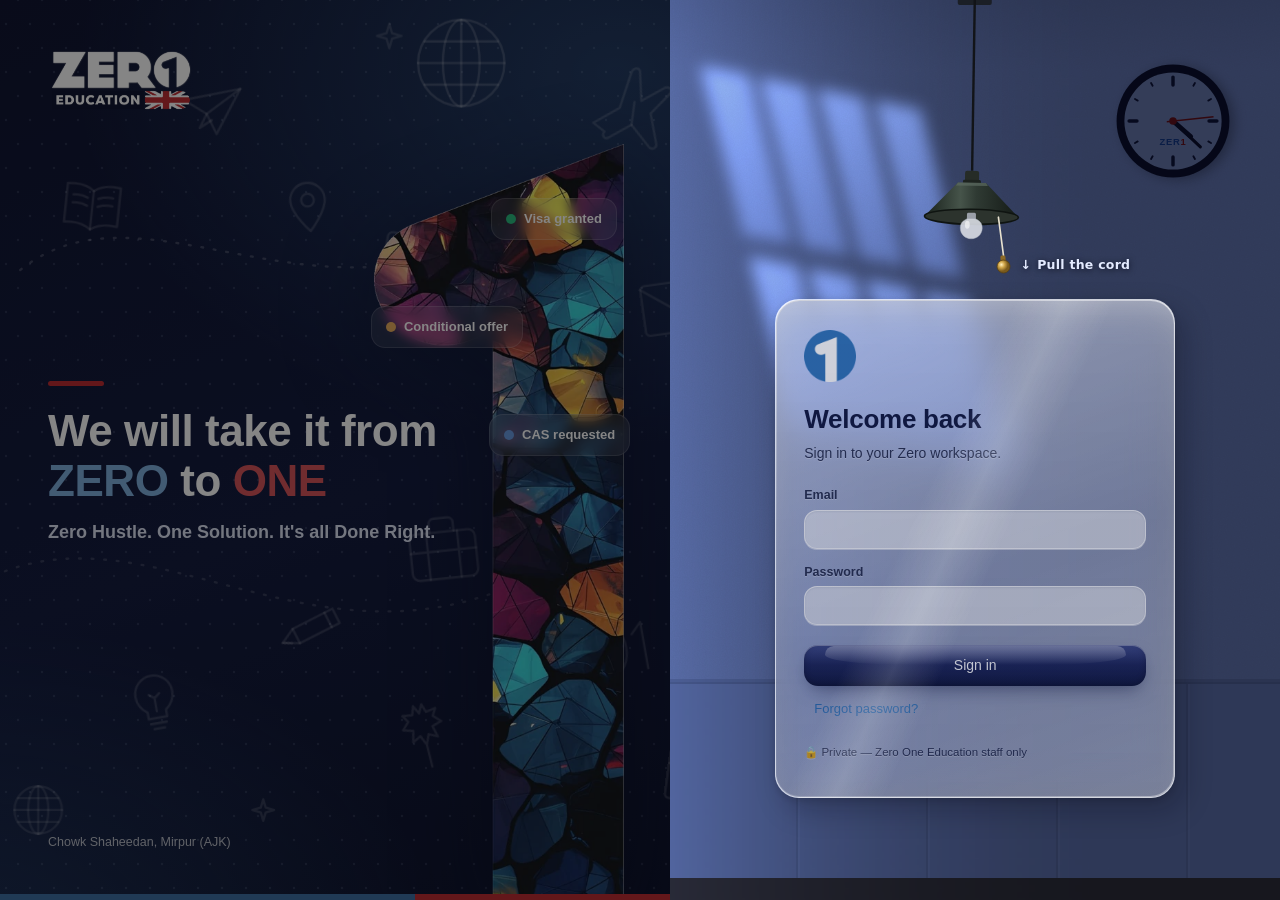
<file: index.html>
<!doctype html>
<html lang="en">
<head>
  <meta charset="UTF-8" />
  <!-- browser safety policy: only our own code runs, and it only talks to our database -->
  <meta http-equiv="Content-Security-Policy" content="default-src 'self'; script-src 'self' 'wasm-unsafe-eval'; style-src 'self' 'unsafe-inline' https://fonts.googleapis.com; font-src 'self' https://fonts.gstatic.com data:; img-src 'self' data: blob: https://zerooneloop.github.io; media-src 'self' data: blob:; connect-src 'self' https://api.open-meteo.com https://open.er-api.com https://czxaxqzrxxwzuljkqero.supabase.co wss://czxaxqzrxxwzuljkqero.supabase.co https://api.anthropic.com data: blob:; worker-src 'self' blob:; frame-src 'self' blob:; object-src 'none'; base-uri 'self'; form-action 'self'" />
  <meta name="referrer" content="strict-origin-when-cross-origin" />
  <meta name="viewport" content="width=device-width, initial-scale=1.0" />
  <meta name="theme-color" content="#0e153d" />
  <meta name="robots" content="noindex, nofollow" />
  <script src="theme-boot.js"></script>
  <title>Zero — Zero One Education CRM</title>
  <link rel="preconnect" href="https://fonts.googleapis.com" />
  <link rel="preconnect" href="https://fonts.gstatic.com" crossorigin />
  <link href="https://fonts.googleapis.com/css2?family=Figtree:wght@400;500;600;700;800&family=Poppins:wght@500;600;700&display=swap" rel="stylesheet" />
  <link rel="icon" type="image/png" sizes="64x64" href="favicon.png" />
  <link rel="icon" type="image/png" sizes="32x32" href="favicon-32.png" />
  <link rel="apple-touch-icon" href="apple-touch-icon.png" />
  <link rel="manifest" href="manifest.webmanifest" />
  <meta name="apple-mobile-web-app-capable" content="yes" />
  <meta name="apple-mobile-web-app-title" content="Zero" />
  <script type="module" crossorigin src="./assets/main-Cwk-1qLr.js"></script>
  <link rel="modulepreload" crossorigin href="./assets/preload-helper-B29wR2um.js">
  <link rel="stylesheet" crossorigin href="./assets/preload-helper-Dmg2oVCT.css">
  <link rel="stylesheet" crossorigin href="./assets/main-B-9kBQcy.css">
</head>
<body>
  <div id="root"></div>
</body>
</html>
</file>
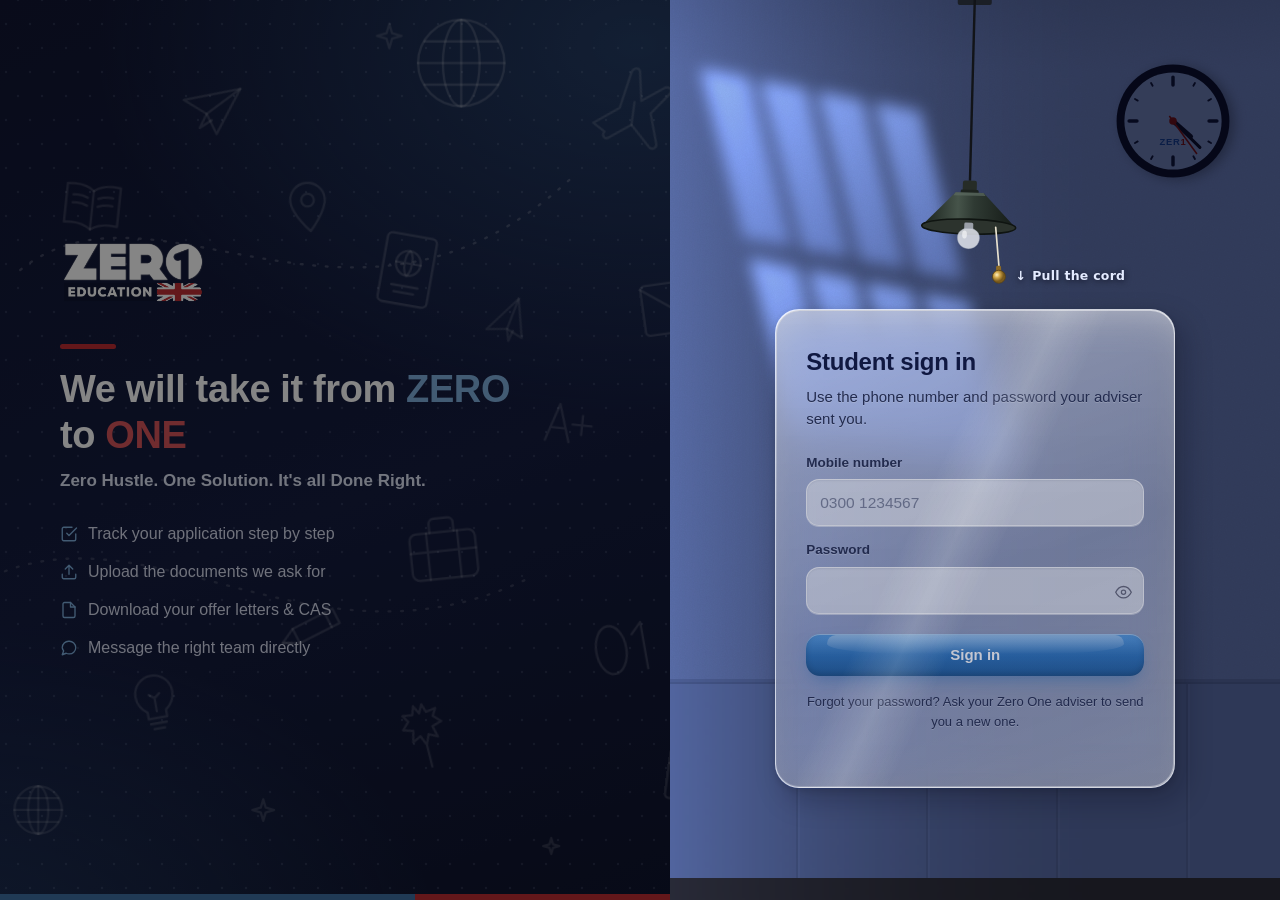
<file: portal.html>
<!doctype html>
<html lang="en">
<head>
  <meta charset="UTF-8" />
  <!-- browser safety policy: only our own code runs, and it only talks to our database -->
  <meta http-equiv="Content-Security-Policy" content="default-src 'self'; script-src 'self' 'wasm-unsafe-eval'; style-src 'self' 'unsafe-inline' https://fonts.googleapis.com; font-src 'self' https://fonts.gstatic.com data:; img-src 'self' data: blob: https://zerooneloop.github.io; media-src 'self' data: blob:; connect-src 'self' https://czxaxqzrxxwzuljkqero.supabase.co wss://czxaxqzrxxwzuljkqero.supabase.co https://api.anthropic.com data: blob:; worker-src 'self' blob:; frame-src 'self' blob:; object-src 'none'; base-uri 'self'; form-action 'self'" />
  <meta name="referrer" content="strict-origin-when-cross-origin" />
  <meta name="viewport" content="width=device-width, initial-scale=1.0, viewport-fit=cover" />
  <meta name="robots" content="noindex, nofollow" />
  <meta name="theme-color" content="#0e153d" />
  <title>Student Portal — Zero One Education</title>
  <link rel="preconnect" href="https://fonts.googleapis.com" />
  <link rel="preconnect" href="https://fonts.gstatic.com" crossorigin />
  <link href="https://fonts.googleapis.com/css2?family=Figtree:wght@400;500;600;700;800&family=Poppins:wght@500;600;700&display=swap" rel="stylesheet" />
  <link rel="icon" type="image/png" sizes="64x64" href="favicon.png" />
  <link rel="icon" type="image/png" sizes="32x32" href="favicon-32.png" />
  <link rel="apple-touch-icon" href="apple-touch-icon.png" />
  <script type="module" crossorigin src="./assets/portal-C0mquKgo.js"></script>
  <link rel="modulepreload" crossorigin href="./assets/preload-helper-B29wR2um.js">
  <link rel="stylesheet" crossorigin href="./assets/preload-helper-Dmg2oVCT.css">
  <link rel="stylesheet" crossorigin href="./assets/portal-DwP-zCU_.css">
</head>
<body>
  <div id="root"></div>
</body>
</html>
</file>
<file: assets/preload-helper-Dmg2oVCT.css>
.fc{display:inline-flex;align-items:flex-start;gap:.16em;font-variant-numeric:tabular-nums;font-family:Poppins,Inter,system-ui,sans-serif;line-height:1}.fc-u{display:inline-flex;flex-direction:column;align-items:center;gap:.28em}.fc-ds{display:inline-flex;gap:.07em}.fc-d{position:relative;display:inline-block;width:.8em;height:1.2em;perspective:4em;font-weight:800;color:#fff}.fc-h{position:absolute;left:0;right:0;height:50%;overflow:hidden;backface-visibility:hidden}.fc-h.top{top:0;border-radius:.13em .13em 0 0;background:#1d2c5c}.fc-h.bot{bottom:0;border-radius:0 0 .13em .13em;background:#17244d}.fc-h>span{position:absolute;left:0;right:0;height:200%;display:flex;align-items:center;justify-content:center}.fc-h.top>span{top:0}.fc-h.bot>span{bottom:0}.fc-d:after{content:"";position:absolute;left:0;right:0;top:calc(50% - .5px);height:1px;background:#00000080;z-index:4}.fc-d:before{content:"";position:absolute;top:0;right:0;bottom:0;left:0;border-radius:.13em;box-shadow:0 .06em .14em #00000059}.fc-h.top.flap{transform-origin:50% 100%;animation:fcTop .3s ease-in forwards;z-index:3}.fc-h.bot.flap{transform-origin:50% 0;transform:rotateX(90deg);animation:fcBot .3s ease-out .3s forwards;z-index:3}@keyframes fcTop{to{transform:rotateX(-90deg)}}@keyframes fcBot{to{transform:rotateX(0)}}.fc-l{font-size:.2em;letter-spacing:.14em;text-transform:uppercase;opacity:.78;font-weight:700}.fc-sep{font-weight:800;height:1.2em;display:inline-flex;align-items:center;opacity:.55}.fc-lg{font-size:clamp(34px,9vw,66px)}.fc-sm{font-size:15px;gap:2px}.fc-sm .fc-l{display:none}.fc-sm .fc-d{width:.78em;height:1.32em}.fc-sm .fc-sep{height:1.32em;color:inherit}.fc-sm .fc-ds{gap:1px}.fc-sm .fc-u:first-child .fc-ds:after{content:"d";font-size:.9em;margin:0 1px 0 2px;align-self:center;opacity:.8}.fc-sm.amber .fc-h.top{background:#c67c00}.fc-sm.amber .fc-h.bot{background:#b06e00}.fc-sm.red .fc-h.top{background:#cf3b2e}.fc-sm.red .fc-h.bot{background:#b83226}.fc-mini{display:inline-flex;align-items:center;gap:6px;font-size:12px;font-weight:600;color:var(--text-2, #4a5272);white-space:nowrap}.fc-mini.today{color:#0f7a4a}@media (prefers-reduced-motion: reduce){.fc-h.flap{animation:none!important;display:none}}
</file>
<file: assets/main-B-9kBQcy.css>
.zs{position:relative;overflow:hidden;isolation:isolate;border-radius:var(--radius-lg);padding:22px 26px 60px;min-height:172px;margin-bottom:18px;color:#fff;--m1: #8fc0e2;--m2: #6aa5d0;--m3: #4c8db8;--lk1: #7cbbe3;--lk2: #4f93c4;--sun: #fff6e2;--sun-x: 0px;--sun-y: 0px;--cl: rgba(255,255,255,.55);--halo-c: #ffe9b8;--gate: #efe4cc;--gate-sh: #c8b28a;--plat: #e6dccb;--rail: #4a5a50;--isl1: #6fae74;--isl2: #5b9f66;--isl3: #3e7d52;--isl-rim: #a3d79c;--tc1: #2f7a55;--tc2: #4f9d6a;--tk: #3c5a46;--sl1: #ffd66b;--sl2: #f6a823;--sl-one: #fff;background:linear-gradient(180deg,#2b74bd,#4b98d3 55%,#8cc6ea)}.zs[data-tod=morning]{--m1: #d0b3cf;--m2: #b391bd;--m3: #8a78ad;--lk1: #e9c0bd;--lk2: #b996b8;--sun: #ffe6c8;--sun-x: -40px;--sun-y: 34px;--cl: rgba(255,240,240,.5);--gate: #f2ddd0;--gate-sh: #c6a2a0;--plat: #ecdcd2;--isl1: #8fb28c;--isl2: #78a37a;--isl3: #557d5f;--isl-rim: #d3e6b6;--tc1: #4c7a62;--tc2: #7fa883;--tk: #4b5f55;--sl1: #ffcf9e;--sl2: #f39a6b;background:linear-gradient(180deg,#5874c0,#b394c0 58%,#f1c6a6)}.zs[data-tod=evening]{--m1: #d07f86;--m2: #a75d80;--m3: #7a4672;--lk1: #ee9a70;--lk2: #9b5679;--sun: #ffcf8f;--sun-x: 60px;--sun-y: 30px;--cl: rgba(255,214,190,.45);--halo-c: #ffb877;--gate: #f4c9a0;--gate-sh: #b97f6c;--plat: #eec6a6;--rail: #3d3346;--isl1: #9c8a5a;--isl2: #85744c;--isl3: #5a5040;--isl-rim: #ecc27c;--tc1: #4a4636;--tc2: #7d6e4a;--tk: #3e382e;--sl1: #ffb66b;--sl2: #ea6e35;background:linear-gradient(180deg,#38418f,#9a5a92 52%,#f19160)}@media screen{:root.dark .zs{--m1: #1d3263;--m2: #182a56;--m3: #13234a;--lk1: #172a58;--lk2: #0d1a3c;--sun: #dfe6fb;--sun-x: 0px;--sun-y: 0px;--halo-c: #c9d6f7;--gate: #263a68;--gate-sh: #3b5590;--plat: #22365f;--rail: #08122a;--isl1: #183650;--isl2: #132b42;--isl3: #0b1c30;--isl-rim: #36677f;--tc1: #0b1834;--tc2: #1c3566;--tk: #070f24;background:linear-gradient(180deg,#0b1636,#142650 60%,#1d3466);box-shadow:inset 0 0 0 1px #ffffff12}}.zs>h1,.zs>p{position:relative;z-index:3;text-shadow:0 1px 2px rgba(0,40,90,.25)}.zs>h1{color:#fff;font-size:24px;max-width:62%}.zs>p{margin:6px 0 0;opacity:.92;max-width:58%}.zs-art,.zs-stars,.zs .fireflies,.zs .occ,.zs-dim,.zs-rain,.zs-flash,.zs-magic{position:absolute;pointer-events:none}.zs-art{left:0;right:0;bottom:0;height:172px;z-index:1}.zs-art{overflow:hidden}.zs-art svg{position:absolute;right:0;bottom:0;display:block;height:100%;width:auto;aspect-ratio:1000 / 170;overflow:visible}.zs-stars,.zs-dim,.zs-rain,.zs-flash,.zs-magic{top:0;right:0;bottom:0;left:0}.zs-stars{display:none;z-index:0}.zs-magic{z-index:4;overflow:hidden}@media (max-width: 700px){.zs{padding-bottom:104px}.zs>h1,.zs>p{max-width:none}.zs-art{height:112px}}.zs .m1{fill:var(--m1)}.zs .m2{fill:var(--m2)}.zs .m3{fill:var(--m3)}.zs .m1,.zs .m2,.zs .m3,.zs .isl-back,.zs .ztk,.zs .tk,.zs .tc1,.zs .tc2,.zs .g-stone,.zs .g-shade,.zs .plat,.zs .sl-one{transition:fill 1.1s ease}.zs stop{transition:stop-color 1.1s ease}.zs .refl{opacity:.28}.zs .sun-g{transform:translate(var(--sun-x),var(--sun-y));transition:transform 1.2s ease}.zs .sunref{transform:translate(var(--sun-x));transition:transform 1.2s ease}.zs .sunref rect{fill:var(--sun);opacity:.45;animation:zs-glint 4s ease-in-out infinite alternate;animation-delay:var(--dl)}@keyframes zs-glint{50%{opacity:.15}}.zs .shim{fill:#fff;opacity:.18;animation:zs-shim var(--d) ease-in-out infinite alternate;animation-delay:var(--dl)}@keyframes zs-shim{0%{transform:translate(-10px);opacity:.05}to{transform:translate(12px);opacity:.22}}.zs .sunlogo{transition:opacity .9s ease;filter:drop-shadow(0 0 10px rgba(255,200,110,.6))}.zs .sunlogo .sl-one{fill:var(--sl-one);opacity:.95}.zs .moonlogo{opacity:0;transition:opacity .9s ease}.zs .mcloud path{fill:var(--cl)}.zs .c1{animation:zs-drift 140s linear infinite;animation-delay:-30s}.zs .c2{animation:zs-drift2 190s linear infinite;animation-delay:-120s}@keyframes zs-drift{0%{transform:translate(560px,36px)}to{transform:translate(1040px,36px)}}@keyframes zs-drift2{0%{transform:translate(600px,26px)}to{transform:translate(1040px,22px)}}.zs .isl-back{fill:var(--isl1)}.zs .isl-rim,.zs .isl-rim2{fill:none;stroke:var(--isl-rim);stroke-width:1.6;opacity:.8}.zs .isl-rim2{opacity:.55}.zs .gshadow{fill:#0a1e1e29}.zs .plat{fill:var(--plat)}.zs .rail{fill:none;stroke:var(--rail);stroke-width:1;opacity:.6}.zs .g-stone{fill:var(--gate)}.zs .g-shade{fill:var(--gate-sh)}.zs .g-frame{fill:none;stroke:var(--gate);stroke-width:3;stroke-linejoin:round}.zs .g-frame.thin{stroke-width:1.4}.zs .flame{transform-origin:0 -23px;animation:zs-flick 1.6s ease-in-out infinite alternate;filter:drop-shadow(0 0 3px rgba(255,170,60,.7))}.zs .fl-o{fill:#ffb43a}.zs .fl-i{fill:#fff2b0}@keyframes zs-flick{0%{transform:scale(1)}50%{transform:scale(.94,1.06) rotate(-2deg)}to{transform:scale(1.04,.96) rotate(2deg)}}.zs .tk{fill:var(--tk)}.zs .tc1{fill:var(--tc1)}.zs .tc2{fill:var(--tc2)}.zs .crown{transform-origin:0 -34px;animation:zs-crown 7s ease-in-out infinite alternate}.zs .t2 .crown{animation-duration:8.5s;animation-delay:-3s}@keyframes zs-crown{0%{transform:rotate(-1.4deg)}to{transform:rotate(1.6deg)}}.zs .rcloud,.zs .splashes,.zs .ripples,.zs-dim,.zs-rain{display:none}.zs .rcloud{transform:translate(var(--x),var(--y))}.zs .rcloud path{fill:#788498bf}.zs-dim{z-index:2;background:linear-gradient(180deg,#46526880,#4652682e)}.zs-rain{z-index:2}.zs-rain.r1{background-image:url(data:image/svg+xml,%3Csvg%20xmlns%3D%22http%3A//www.w3.org/2000/svg%22%20width%3D%2270%22%20height%3D%2290%22%3E%3Cpath%20d%3D%22M10%206l-3%2014%22%20stroke%3D%22white%22%20stroke-opacity%3D%220.55%22%20stroke-width%3D%221.1%22%20stroke-linecap%3D%22round%22/%3E%3Cpath%20d%3D%22M38%2040l-3%2012%22%20stroke%3D%22white%22%20stroke-opacity%3D%220.55%22%20stroke-width%3D%221.1%22%20stroke-linecap%3D%22round%22/%3E%3Cpath%20d%3D%22M60%2070l-3%2015%22%20stroke%3D%22white%22%20stroke-opacity%3D%220.55%22%20stroke-width%3D%221.1%22%20stroke-linecap%3D%22round%22/%3E%3Cpath%20d%3D%22M25%2062l-3%2010%22%20stroke%3D%22white%22%20stroke-opacity%3D%220.55%22%20stroke-width%3D%221.1%22%20stroke-linecap%3D%22round%22/%3E%3C/svg%3E);animation:zs-rain .55s linear infinite;opacity:.55}.zs-rain.r2{background-image:url(data:image/svg+xml,%3Csvg%20xmlns%3D%22http%3A//www.w3.org/2000/svg%22%20width%3D%22110%22%20height%3D%22140%22%3E%3Cpath%20d%3D%22M20%2010l-3%2020%22%20stroke%3D%22white%22%20stroke-opacity%3D%220.4%22%20stroke-width%3D%221.1%22%20stroke-linecap%3D%22round%22/%3E%3Cpath%20d%3D%22M70%2060l-3%2022%22%20stroke%3D%22white%22%20stroke-opacity%3D%220.4%22%20stroke-width%3D%221.1%22%20stroke-linecap%3D%22round%22/%3E%3Cpath%20d%3D%22M95%20110l-3%2018%22%20stroke%3D%22white%22%20stroke-opacity%3D%220.4%22%20stroke-width%3D%221.1%22%20stroke-linecap%3D%22round%22/%3E%3Cpath%20d%3D%22M45%20100l-3%2016%22%20stroke%3D%22white%22%20stroke-opacity%3D%220.4%22%20stroke-width%3D%221.1%22%20stroke-linecap%3D%22round%22/%3E%3C/svg%3E);animation:zs-rain2 .8s linear infinite;opacity:.4}@keyframes zs-rain{0%{background-position:0 0}to{background-position:-12px 90px}}@keyframes zs-rain2{0%{background-position:0 0}to{background-position:-18px 140px}}.zs[data-wx=rain] .zs-dim,.zs[data-wx=rain] .zs-rain{display:block}.zs[data-wx=rain] .rcloud,.zs[data-wx=rain] .splashes,.zs[data-wx=rain] .ripples{display:inline}.zs[data-wx=rain] .sun-g,.zs[data-wx=rain] .sunref,.zs[data-wx=rain] .mcloud,.zs[data-wx=rain] .fireflies{display:none}.zs[data-wx=rain]>h1,.zs[data-wx=rain]>p{text-shadow:0 1px 3px rgba(10,20,40,.55)}.zs .ripple{fill:none;stroke:#ffffff80;stroke-width:.8;transform-box:fill-box;transform-origin:center;animation:zs-ripple var(--d) ease-out infinite;animation-delay:var(--dl)}@keyframes zs-ripple{0%{transform:scale(.1);opacity:.9}to{transform:scale(1.4);opacity:0}}.zs .splash path{fill:none;stroke:#fff9;stroke-width:.8;stroke-linecap:round}.zs .splash{animation:zs-splash var(--d) ease-out infinite;animation-delay:var(--dl)}@keyframes zs-splash{0%{opacity:0}15%{opacity:1}60%,to{opacity:0}}.zs .bolt{fill:none;stroke:#f4f1ff;stroke-width:1.6;stroke-linejoin:round;opacity:0;filter:drop-shadow(0 0 4px #c9c4ff) drop-shadow(0 0 10px #9d97ff)}.zs-flash{z-index:2;opacity:0;background:radial-gradient(120% 90% at var(--fx, 40%) 0%,rgba(235,235,255,.55),rgba(200,205,255,.12) 60%,transparent)}@media screen{:root.dark .zs .sunlogo,:root.dark .zs .mcloud{opacity:0}:root.dark .zs .moonlogo{opacity:1;filter:drop-shadow(0 0 7px rgba(225,233,255,.6));animation:zs-moon 6s ease-in-out infinite alternate}:root.dark .zs .shim{opacity:.08}:root.dark .zs .sunref rect{opacity:.25}:root.dark .zs .gshadow{fill:#00000047}:root.dark .zs .flame{filter:drop-shadow(0 0 5px rgba(255,170,60,.95)) drop-shadow(0 0 12px rgba(255,140,40,.5))}:root.dark .zs .rcloud path{fill:#283454d9}:root.dark .zs-dim{background:linear-gradient(180deg,#080c1a73,#080c1a1a)}:root.dark .zs-rain{opacity:.45}:root.dark .zs .splash path{stroke:#becdf059}:root.dark .zs-stars{display:block}:root.dark .zs .fireflies{display:block}}@keyframes zs-moon{to{filter:drop-shadow(0 0 14px rgba(225,233,255,.85))}}.zs-stars i{position:absolute;width:var(--s);height:var(--s);border-radius:50%;background:#fff;opacity:var(--o);animation:zs-tw var(--dur) ease-in-out infinite;animation-delay:var(--t)}.zs-stars i.b{box-shadow:0 0 6px 1px #ffffff80}@keyframes zs-tw{0%,to{opacity:var(--o);transform:scale(1)}50%{opacity:.12;transform:scale(.7)}}.zs .fireflies{display:none;z-index:2;right:2%;width:28%;top:25%;bottom:0}.zs .fireflies i{position:absolute;width:3px;height:3px;border-radius:50%;background:#ffe9a3;box-shadow:0 0 6px 2px #ffdc7899;opacity:0;animation:zs-ffmove var(--d) ease-in-out infinite alternate,zs-ffglow var(--g) ease-in-out infinite;animation-delay:var(--dl),var(--gl)}@keyframes zs-ffmove{0%{transform:translate(0)}33%{transform:translate(var(--x1),var(--y1))}66%{transform:translate(var(--x2),var(--y2))}to{transform:translate(var(--x3),var(--y3))}}@keyframes zs-ffglow{0%,to{opacity:.05}50%{opacity:.95}}.zs .meteor{position:absolute;height:1.5px;border-radius:2px;pointer-events:none;opacity:0;transform-origin:100% 50%;background:linear-gradient(90deg,#fff0,#dce8ff8c 70%,#fff)}.zs .meteor:after{content:"";position:absolute;right:-1px;top:50%;width:3px;height:3px;margin-top:-1.5px;border-radius:50%;background:#fff;box-shadow:0 0 6px 2px #d2e1ffb3}.zs .speck{position:absolute;width:var(--z);height:var(--z);margin:calc(var(--z) / -2) 0 0 calc(var(--z) / -2);border-radius:50%;background:radial-gradient(circle,#fff 0 25%,var(--c) 45%,transparent 72%);box-shadow:0 0 6px 1px var(--c)}.zs .speck.star{border-radius:0;background:#fff;box-shadow:none;filter:drop-shadow(0 0 3px var(--c)) drop-shadow(0 0 6px var(--c));clip-path:polygon(50% 0,60% 40%,100% 50%,60% 60%,50% 100%,40% 60%,0 50%,40% 40%)}.zs .occ{display:none;top:0;right:0;bottom:0;left:0;z-index:2}.zs[data-occ=eid] .occ-eid,.zs[data-occ=aug] .occ-aug,.zs[data-occ=anniv] .occ-anniv{display:block}.zs .crescent{position:absolute;right:30%;top:12px;width:34px;filter:drop-shadow(0 0 6px rgba(255,240,190,.7))}.zs .crescent svg{display:block;width:100%}.zs .lanterns{position:absolute;right:36%;top:0;display:flex;gap:16px;align-items:flex-start}.zs .lantern{display:block;transform-origin:50% 0;animation:zs-swing var(--s) ease-in-out infinite alternate;animation-delay:var(--dl);filter:drop-shadow(0 0 5px rgba(255,200,110,.75))}.zs .lantern svg{display:block}@keyframes zs-swing{0%{transform:rotate(-5deg)}to{transform:rotate(5deg)}}.zs .bunting{position:absolute;top:8px;left:44%;right:3%;height:20px;border-top:1px solid rgba(255,255,255,.55);display:flex;justify-content:space-around}.zs .bunting i{width:12px;height:15px;clip-path:polygon(0 0,100% 0,50% 100%);transform-origin:50% 0;animation:zs-swing var(--s) ease-in-out infinite alternate;animation-delay:var(--dl)}.zs .balloon{position:absolute;bottom:-40px;left:var(--x);width:15px;height:19px;border-radius:50% 50% 46% 46%;background:var(--c);opacity:.85;animation:zs-rise var(--d) linear infinite;animation-delay:var(--dl)}.zs .balloon:after{content:"";position:absolute;left:50%;top:100%;width:1px;height:16px;background:#ffffff80}@keyframes zs-rise{0%{transform:translate(0)}50%{transform:translate(9px,-110px)}to{transform:translate(-5px,-230px)}}@media (max-width: 700px){.zs .lanterns{right:22%;gap:8px}.zs .crescent{right:4%;width:26px}.zs .bunting{left:6%}}.sky-row{position:sticky;bottom:-14px;z-index:2;background:var(--navy);margin:0 -10px;padding-left:20px!important;padding-right:18px!important;display:flex;align-items:center;justify-content:space-between;gap:10px;padding:12px 8px 8px 10px;border-top:1px solid #ffffff14}.sky-row small{display:block;color:#8a95c2;font-size:11px;letter-spacing:.04em}.sky-row b{color:#fff;font-weight:600;font-size:14px}.zsky{position:relative;width:100px;height:44px;border-radius:999px;border:0;padding:0;overflow:hidden;flex:0 0 auto;isolation:isolate;cursor:pointer;box-shadow:inset 0 2px 5px #00000052,inset 0 -1px #ffffff2e,0 0 0 1px #ffffff24;transition:box-shadow .3s,transform .2s cubic-bezier(.3,1.6,.5,1)}.zsky:hover{box-shadow:inset 0 2px 5px #00000052,inset 0 -1px #ffffff2e,0 0 0 2px #ffffff52}.zsky:active{transform:scale(.93)}.zsky:focus-visible{outline:2px solid #86b6ef;outline-offset:2px}.zsky .bg{position:absolute;top:0;right:0;bottom:0;left:0}.zsky .day{background:linear-gradient(180deg,#3d98e6,#78bdf4 58%,#c4e7ff);transition:opacity .9s ease .1s}.zsky .dusk{background:linear-gradient(180deg,#5a4aa0,#d76f8b 55%,#ffb468);opacity:0}.zsky .night{background:radial-gradient(120% 90% at 82% 8%,#24357a,transparent 62%),linear-gradient(180deg,#050a20,#131c48);opacity:0;transition:opacity .9s ease .1s}.zsky.dusking .dusk{animation:zsky-dusk 1.05s ease-in-out}@keyframes zsky-dusk{0%{opacity:0}42%{opacity:.95}to{opacity:0}}.zsky .glow{position:absolute;right:-20px;top:-22px;width:88px;height:88px;border-radius:50%;background:radial-gradient(circle,rgba(246,238,205,.3),transparent 64%);opacity:0;transition:opacity 1s}.zsky .stars i{position:absolute;width:2px;height:2px;border-radius:50%;background:#fff;opacity:0;transition:opacity .4s}.zsky .stars i.b{width:2.5px;height:2.5px;box-shadow:0 0 4px 1px #ffffff8c}.zsky .cloud{position:absolute;transition:transform .7s ease,opacity .5s}.zsky .cloud svg{display:block;width:100%;animation:zsky-drift var(--sp) ease-in-out infinite alternate}@keyframes zsky-drift{0%{transform:translate(3px)}to{transform:translate(-5px)}}.zsky .c-far{width:22px;right:42px;top:5px;opacity:.5;--sp: 11s}.zsky .c-mid{width:31px;right:7px;top:8px;opacity:.85;--sp: 8s}.zsky .c-front{width:26px;right:24px;top:23px;opacity:.97;--sp: 6s;filter:drop-shadow(0 1px 1px rgba(30,80,140,.25))}.zsky .sun-x,.zsky .moon-x{position:absolute;top:6px;width:32px;height:32px}.zsky .sun-x{left:6px;transition:transform .8s cubic-bezier(.6,0,.8,.3) .35s}.zsky .moon-x{left:62px;transform:translate(-24px);transition:transform .75s cubic-bezier(.2,.7,.4,1)}.zsky .sun-y,.zsky .moon-y{position:absolute;top:0;right:0;bottom:0;left:0}.zsky .sun-y{transition:transform .8s cubic-bezier(.2,.7,.4,1) .35s}.zsky .moon-y{transform:translateY(50px);transition:transform .75s cubic-bezier(.6,0,.8,.3)}.zsky .sun{position:absolute;top:0;right:0;bottom:0;left:0;border-radius:50%;background:radial-gradient(circle at 38% 35%,#fffbe0,#ffd84f 50%,#f7a91c);box-shadow:0 0 12px 4px #ffcd508c,0 0 26px 8px #ffdc7838}.zsky .rays{position:absolute;top:-7px;right:-7px;bottom:-7px;left:-7px;border-radius:50%;background:repeating-conic-gradient(rgba(255,232,140,.6) 0 7deg,transparent 7deg 30deg);-webkit-mask:radial-gradient(circle,transparent 0 17px,#000 18px 21px,transparent 22.5px);mask:radial-gradient(circle,transparent 0 17px,#000 18px 21px,transparent 22.5px);animation:zsky-spin 40s linear infinite}@keyframes zsky-spin{to{transform:rotate(360deg)}}.zsky .moon{position:absolute;top:3px;right:3px;bottom:3px;left:3px;border-radius:50%;box-shadow:inset -9px 4px #f6f0d9;transform:rotate(-90deg) scale(.6);filter:drop-shadow(0 0 5px rgba(246,240,217,.6));transition:transform .7s}.zsky[aria-checked=true] .sun-x{transform:translate(30px);transition:transform .8s cubic-bezier(.2,.7,.4,1)}.zsky[aria-checked=true] .sun-y{transform:translateY(50px);transition:transform .8s cubic-bezier(.6,0,.8,.3)}.zsky[aria-checked=true] .moon-x{transform:none;transition:transform .8s cubic-bezier(.6,0,.8,.3) .35s}.zsky[aria-checked=true] .moon-y{transform:none;transition:transform .8s cubic-bezier(.2,.7,.4,1) .35s}.zsky[aria-checked=true] .moon{transform:rotate(-18deg);box-shadow:inset -9px 4px #c4d1ee;filter:drop-shadow(0 0 3px rgba(165,188,235,.3));transition:transform .8s ease .35s,box-shadow 3s ease 1.3s,filter 3s ease 1.3s}.zsky[aria-checked=true] .night,.zsky[aria-checked=true] .glow{opacity:1}.zsky[aria-checked=true] .glow{animation:zsky-glow 4.5s ease .5s both}@keyframes zsky-glow{0%{opacity:0}30%{opacity:1}to{opacity:.4}}.zsky[aria-checked=true] .day{opacity:0}.zsky[aria-checked=true] .cloud{opacity:0;transform:translateY(14px)}.zsky[aria-checked=true] .stars i{opacity:.9;transition:opacity .6s var(--d);animation:zsky-tw 3.4s ease-in-out infinite;animation-delay:var(--t)}@keyframes zsky-tw{50%{opacity:.2}}@media (min-width: 901px){.sidebar.collapsed .sky-row{padding:10px 0 6px!important;justify-content:center}.sidebar.collapsed .sky-row>div{display:none}.sidebar.collapsed .zsky{transform:scale(.6);margin:-9px -20px}}.ap-seg{display:grid;grid-template-columns:repeat(3,1fr);gap:4px;background:var(--surface-2);padding:4px;border-radius:10px;margin:2px 6px 6px}.ap-seg button{border:0;background:none;border-radius:8px;padding:7px 4px;font-size:12px;font-weight:600;color:var(--text-2);display:grid;justify-items:center;gap:3px;cursor:pointer}.ap-seg button.on{background:var(--surface);color:var(--text);box-shadow:var(--shadow-sm)}.ap-head{font-size:11px;font-weight:700;letter-spacing:.06em;text-transform:uppercase;color:var(--text-3);padding:6px 10px 4px}.ap-row{display:flex;align-items:center;justify-content:space-between;gap:10px;padding:6px 10px;font-size:13px}.ap-row small{display:block;color:var(--text-3);font-size:11.5px}.ap-mini{display:inline-flex;background:var(--surface-2);border-radius:8px;padding:2px;gap:2px}.ap-mini button{border:0;background:none;border-radius:6px;padding:3px 7px;font-size:11.5px;font-weight:600;color:var(--text-2);cursor:pointer}.ap-mini button.on{background:var(--surface);color:var(--text);box-shadow:var(--shadow-sm)}.ap-row select{border:1px solid var(--border);border-radius:6px;padding:3px 6px;background:var(--surface);font-size:12.5px}.ap-row input[type=checkbox]{width:17px;height:17px;accent-color:var(--primary)}:root.theming body *:not(.zsky,.zsky *,.zs,.zs *),:root.theming body{transition:background-color .6s ease,color .6s ease,border-color .6s ease,box-shadow .6s ease!important}:root.calm .zs *,:root.calm .zsky *{animation:none!important}:root.calm .zs-magic,:root.calm .zs .fireflies{display:none!important}@media (prefers-reduced-motion: reduce){.zs *,.zsky *{animation:none!important}.zs .fireflies i{opacity:.7}}:root{--bk-in: #0b8a52;--bk-in-soft: #e2f6ec;--bk-out: #c8323f;--bk-out-soft: #fde8ea;--bk-move: #6b4fd8;--bk-move-soft: #efeaff;--bk-wait: #a66a00;--bk-wait-soft: #fff1d6}@media screen{:root.dark{--bk-in: #3fd194;--bk-in-soft: #3fd19421;--bk-out: #f2707f;--bk-out-soft: #f2707f21;--bk-move: #a993ff;--bk-move-soft: #a993ff24;--bk-wait: #f2bd5c;--bk-wait-soft: #f2bd5c24}}.bk-stack{display:grid;gap:16px;min-width:0}.bk-new kbd{font:600 10.5px var(--font);border:1px solid currentColor;border-radius:4px;padding:0 4px;opacity:.75;margin-left:2px}.bk-views{max-width:100%;overflow-x:auto;scrollbar-width:none}.bk-views button{white-space:nowrap}.bk-alert{display:flex;flex-wrap:wrap;align-items:center;gap:8px 14px;border-radius:12px;padding:12px 16px;border:1px solid}.bk-alert .grow{flex:1 1 260px;color:var(--text)}.bk-alert.bad{background:var(--bk-out-soft);color:var(--bk-out);border-color:color-mix(in srgb,var(--bk-out) 30%,transparent)}.bk-alert.wait{background:var(--bk-wait-soft);color:var(--bk-wait);border-color:color-mix(in srgb,var(--bk-wait) 30%,transparent)}.bk-tiles{display:grid;grid-template-columns:repeat(auto-fit,minmax(190px,1fr));gap:12px}.bk-tile{display:grid;gap:2px;padding:14px 16px;border-radius:14px;background:var(--surface);border:1px solid var(--border-soft);box-shadow:var(--shadow-sm)}.bk-tile span{font-size:12.5px;font-weight:600;color:var(--text-2)}.bk-tile b{font:600 25px/1.2 var(--font-display);font-variant-numeric:tabular-nums}.bk-tile small{font-size:12px;color:var(--text-3)}.bk-tile.in b{color:var(--bk-in)}.bk-tile.out b{color:var(--bk-out)}.bk-tile.wait b{color:var(--bk-wait)}.bk-tile.hero{background:linear-gradient(135deg,#2d73ba,#1c5794);border-color:transparent;color:#fff}.bk-tile.hero span,.bk-tile.hero small{color:#fffc}.bk-tile.hero b{font-size:28px;color:#fff}.bk-sect{display:flex;align-items:center;gap:8px;margin-bottom:8px}.bk-sect h2{flex:1;font-size:16px}.bk-accts{display:grid;grid-template-columns:repeat(auto-fill,minmax(230px,1fr));gap:12px}.bk-acct{display:grid;gap:6px;padding:14px;border-radius:14px;background:var(--surface);border:1px solid var(--border-soft);box-shadow:var(--shadow-sm);cursor:pointer;text-align:left}.bk-acct:hover,.bk-acct:focus-visible{border-color:var(--primary);outline:none}.bk-acct-top{display:flex;align-items:center;gap:8px}.bk-acct .ic{width:30px;height:30px;border-radius:9px;display:grid;place-items:center;background:var(--surface-2);font-size:15px}.bk-acct .nm{font-weight:700}.bk-acct .cur{margin-left:auto;font-size:11px;font-weight:700;color:var(--text-3);border:1px solid var(--border);border-radius:5px;padding:0 5px}.bk-acct .bal{font:600 21px/1.2 var(--font-display);font-variant-numeric:tabular-nums}.bk-acct .bal.neg{color:var(--bk-out)}.bk-acct .eq{display:flex;flex-wrap:wrap;justify-content:space-between;gap:6px;font-size:12px;color:var(--text-3)}.bk-acct .eq .linkish{font-size:12px}.bk-spark{width:100%;height:34px;display:block}.bk-two{display:grid;grid-template-columns:minmax(0,1.55fr) minmax(0,1fr);gap:16px;align-items:start}.bk-two>.card+.card{margin-top:0}@media (max-width: 1000px){.bk-two{grid-template-columns:minmax(0,1fr)}}.bk-rows{display:grid}.bk-row{display:grid;grid-template-columns:34px minmax(0,1fr) auto;gap:12px;align-items:center;width:100%;padding:10px 8px;border:0;border-radius:10px;background:none;text-align:left;cursor:pointer;color:var(--text)}.bk-row:hover{background:var(--hover)}.bk-row+.bk-row{border-top:1px solid var(--border-soft)}.bk-dir{width:34px;height:34px;border-radius:10px;display:grid;place-items:center;font-weight:800}.bk-dir.in{background:var(--bk-in-soft);color:var(--bk-in)}.bk-dir.out{background:var(--bk-out-soft);color:var(--bk-out)}.bk-dir.move{background:var(--bk-move-soft);color:var(--bk-move)}.bk-mid{min-width:0;display:grid;gap:2px}.bk-mid .t{font-weight:600;overflow:hidden;text-overflow:ellipsis;white-space:nowrap}.bk-mid .s{display:flex;flex-wrap:wrap;gap:3px 10px;font-size:12.5px;color:var(--text-3);align-items:center}.bk-pill{display:inline-flex;align-items:center;border-radius:99px;padding:0 8px;font-size:11.5px;font-weight:700;background:var(--surface-2);color:var(--text-2)}.bk-pill.bank{background:var(--primary-soft);color:var(--primary)}.bk-pill.wait{background:var(--bk-wait-soft);color:var(--bk-wait)}.bk-pill.bad{background:var(--bk-out-soft);color:var(--bk-out)}.bk-amt{text-align:right;font-weight:700;font-variant-numeric:tabular-nums;white-space:nowrap}.bk-amt.in{color:var(--bk-in)}.bk-amt.out{color:var(--bk-out)}.bk-amt.move{color:var(--bk-move)}.bk-amt small{display:block;font-weight:500;font-size:11.5px;color:var(--text-3)}.bk-row.voided .t,.bk-row.voided .bk-amt{text-decoration:line-through;opacity:.55}.bk-empty{text-align:center;padding:30px 10px;color:var(--text-2)}.bk-next>div{display:grid;grid-template-columns:minmax(0,1fr) auto;gap:10px;align-items:center;padding:10px 2px;border-top:1px solid var(--border-soft)}.bk-next>div:first-child{border-top:0}.bk-filters{display:flex;flex-wrap:wrap;gap:8px;align-items:center}.chip-btn.on{background:var(--primary);border-color:var(--primary);color:#fff}.bk-day{display:flex;gap:10px;padding:16px 4px 6px;font-size:12px;font-weight:700;letter-spacing:.06em;text-transform:uppercase;color:var(--text-3)}.bk-day span:last-child{margin-left:auto;text-transform:none;letter-spacing:0;font-variant-numeric:tabular-nums}.bk-kv{display:grid;grid-template-columns:110px minmax(0,1fr);gap:8px 12px;font-size:14px}.bk-kv>span{color:var(--text-3)}.bk-kv>b{font-weight:600;overflow-wrap:anywhere}.bk-void{display:grid;gap:8px;padding:12px;border-radius:12px;background:var(--bk-out-soft)}.bk-void label{font-size:12px;font-weight:700;color:var(--bk-out)}.bk-appr{display:grid;gap:6px;padding:12px;border:1px solid var(--border-soft);border-radius:12px;background:var(--surface)}.danger-text{color:var(--bk-out)!important}.btn.danger-bg{background:var(--bk-out);border-color:var(--bk-out);color:#fff}.btn.ok-bg{background:#00a862;border-color:#00a862;color:#fff}.ne-veil{position:fixed;top:0;right:0;bottom:0;left:0;z-index:900;display:flex;justify-content:flex-end;background:#0e153d73}@media screen{:root.dark .ne-veil{background:#02050e9e}}.ne-sheet{width:min(520px,100%);height:100%;display:flex;flex-direction:column;background:var(--surface);border-left:1px solid var(--border);box-shadow:-10px 0 40px #00000040;animation:ne-in .2s ease-out}@keyframes ne-in{0%{transform:translate(28px);opacity:0}}.ne-sheet header{display:flex;align-items:center;gap:10px;padding:14px 18px;border-bottom:1px solid var(--border-soft)}.ne-sheet header h2{flex:1;font-size:17px}.ne-body{flex:1;overflow-y:auto;padding:16px 18px;display:grid;gap:14px;align-content:start}.ne-sheet footer{display:flex;flex-wrap:wrap;align-items:center;justify-content:flex-end;gap:8px;padding:12px 18px;border-top:1px solid var(--border-soft)}.ne-keys{margin-right:auto}.ne-keys kbd{font:600 10.5px var(--font);border:1px solid var(--border);border-radius:4px;padding:0 4px}.ne-body .field{display:grid;gap:5px;margin:0}.ne-body .grid-2{gap:10px;align-items:start}.ne-body .lab,.ne-body label{font-size:12px;font-weight:700;color:var(--text-2)}.ne-types{display:grid;grid-template-columns:repeat(auto-fit,minmax(84px,1fr));gap:4px;padding:4px;border-radius:12px;background:var(--surface-2)}.ne-types button{display:grid;justify-items:center;gap:2px;padding:8px 4px;border:0;border-radius:9px;background:none;font-size:12.5px;font-weight:700;color:var(--text-2);cursor:pointer}.ne-types button i{font-style:normal;font-size:16px}.ne-types button.on{background:var(--surface);color:var(--text);box-shadow:var(--shadow-sm)}.ne-types button.on.in{color:var(--bk-in)}.ne-types button.on.out{color:var(--bk-out)}.ne-types button.on.move,.ne-types button.on.fx{color:var(--bk-move)}.ne-amount{display:flex;align-items:stretch;overflow:hidden;border:2px solid var(--border);border-radius:12px;background:var(--surface)}.field .ne-amount input:focus,.field .ne-amount select:focus{box-shadow:none}.ne-amount:focus-within{border-color:var(--primary)}.field .ne-amount select,.ne-amount select{flex:0 0 auto;width:auto;height:auto;box-shadow:none;min-width:92px;padding:0 10px;border:0;border-right:1px solid var(--border-soft);border-radius:0;background:var(--surface-2);font-size:16px;font-weight:700;color:var(--text)}.field .ne-amount input,.ne-amount input{flex:1 1 auto;width:auto;min-width:0;box-shadow:none;border-radius:0;height:72px;padding:10px 14px;border:0;outline:none;background:transparent;font:600 40px/1.15 var(--font-display);letter-spacing:-.01em;font-variant-numeric:tabular-nums;color:var(--text)}.ne-rate{display:flex;flex-wrap:wrap;gap:6px;align-items:center;font-size:12.5px;color:var(--text-2)}.field .ne-rate input,.ne-rate input{width:96px;padding:3px 6px;border:1px solid var(--border);border-radius:6px;background:var(--surface)}.ne-sug{display:flex;flex-wrap:wrap;gap:6px;align-items:center;font-size:12.5px;color:var(--text-3)}.ne-sug b{color:var(--text)}.ne-sug button{padding:2px 10px;border:1px dashed var(--primary);border-radius:99px;background:var(--primary-soft);color:var(--primary);font-size:12.5px;font-weight:600;cursor:pointer}.ne-sug select{width:auto;height:auto;padding:2px 6px;border:1px solid var(--border);border-radius:99px;background:var(--surface);font-size:12.5px}.ne-body .chips{display:flex;flex-wrap:wrap;gap:6px}.ne-upload{display:flex;align-items:center;gap:8px;padding:10px 12px;border:1.5px dashed var(--border);border-radius:10px;font-size:13px;color:var(--text-2)!important;font-weight:500!important;cursor:pointer}.ne-upload input{display:none}.ne-upload:hover{border-color:var(--primary)}.ne-note{margin:0;font-size:12.5px;color:var(--bk-wait)}.field.ne-date input{max-width:200px}.seg.sm button{padding:4px 12px;font-size:13px}.ne-receipt{display:grid;gap:4px;justify-items:center;padding:18px;border-radius:14px;background:var(--bk-in-soft);text-align:center}.ne-receipt span{font-size:12px;color:var(--text-2)}.ne-receipt b{font:600 26px var(--font-display);color:var(--bk-in)}@media (max-width: 560px){.ne-body .grid-2{grid-template-columns:1fr}.field .ne-amount input,.ne-amount input{font-size:34px;height:64px}.bk-kv{grid-template-columns:1fr;gap:2px}.bk-kv>b{margin-bottom:6px}.bk-new kbd,.ne-keys{display:none}.bk-tile b{font-size:21px}}@media (prefers-reduced-motion: reduce){.ne-sheet{animation:none}}:root{--primary: #2d73ba;--primary-hover: #1f5c9c;--primary-soft: #e1edf9;--purple: #2d73ba;--navy: #0e153d;--navy-2: #172255;--brand-red: #ec2028;--bg: #f4f6fa;--surface: #ffffff;--surface-2: #f5f6f8;--hover: #dcdfec66;--border: #d0d4e4;--border-soft: #e6e9ef;--text: #323338;--text-2: #676879;--text-3: #9699a6;--shadow-sm: 0 1px 2px rgba(0, 0, 0, .06);--shadow: 0 4px 8px rgba(0, 0, 0, .08);--shadow-lg: 0 6px 20px rgba(0, 0, 0, .15);--radius: 8px;--radius-lg: 16px;--s-green: #00c875;--s-orange: #fdab3d;--s-red: #df2f4a;--s-grey: #c4c4c4;--s-blue: #579bfc;--s-purple: #a25ddc;--s-teal: #00b2b2;--s-pink: #ff5ac4;--s-dark-blue: #0086c0;--s-lime: #9cd326;--s-brown: #7f5347;--s-navy: #401694;--font: "Figtree", "Segoe UI", Roboto, Arial, sans-serif;--font-display: "Poppins", "Figtree", "Segoe UI", sans-serif;color-scheme:light}@media screen{:root.dark{color-scheme:dark;--primary: #5b9cf0;--primary-hover: #7db0f4;--primary-soft: #5b9cf029;--purple: #5b9cf0;--navy: #0d1430;--navy-2: #121b40;--bg: #0b1020;--surface: #121a2e;--surface-2: #18213a;--hover: #ffffff10;--border: #2b3656;--border-soft: #222c48;--text: #e6e9f2;--text-2: #a7afc6;--text-3: #737d98;--shadow-sm: 0 1px 2px rgba(0, 0, 0, .4);--shadow: 0 4px 12px rgba(0, 0, 0, .35);--shadow-lg: 0 8px 28px rgba(0, 0, 0, .5);--s-green: #2fcf8a;--s-orange: #f5b453;--s-red: #ec5a71;--s-grey: #8a90a2;--s-blue: #6aa8f7}:root.dark .sidebar{box-shadow:1px 0 #ffffff0d}:root.dark img:not([src$=".svg"]):not(.ws-logo):not(.ws-mark){filter:brightness(.92)}:root.dark ::-webkit-scrollbar-thumb{background:#fff2}:root.dark .pf{--pf-empty: #1d2640;--pf-ink: #e6e9f2;--pf-ink-2: #b5bccf;--pf-ink-3: #8a93ab;--pf-line: #263049;--pf-gold: #e2b65a;--pf-gold-soft: #3a2f18}}*{box-sizing:border-box}html,body,#root{height:100%;margin:0}body{font:14px/1.5 var(--font);color:var(--text);background:var(--bg);-webkit-font-smoothing:antialiased}button,input,select,textarea{font:inherit;color:inherit}a{color:var(--primary)}h1,h2,h3{font-family:var(--font-display);color:var(--text);margin:0;letter-spacing:-.01em}h1{font-size:26px;font-weight:600}h2{font-size:19px;font-weight:600}h3{font-size:15px;font-weight:600}.muted{color:var(--text-2)}.small{font-size:12.5px}.tiny{font-size:11.5px}.shell{display:flex;height:100vh;overflow:hidden}.sidebar{width:252px;flex-shrink:0;background:var(--surface);border-right:1px solid var(--border-soft);display:flex;flex-direction:column;padding:14px 10px;gap:4px;overflow-y:auto;transition:width .2s}.ws{display:flex;align-items:center;gap:10px;padding:6px 8px 14px;border-bottom:1px solid var(--border-soft);margin-bottom:8px}.logo{width:36px;height:36px;border-radius:10px;background:var(--navy);color:#fff;display:flex;align-items:center;justify-content:center;font-weight:900;font-size:15px;flex-shrink:0;letter-spacing:-.03em}.logo span{color:var(--brand-red)}.ws-logo{height:40px;width:auto;display:block;margin:0 auto 0 4px}.ws-text b{display:block;font-size:14px;line-height:1.2}.ws-text span{font-size:11.5px;color:var(--text-2)}.nav-section{font-size:11px;font-weight:700;color:var(--text-3);text-transform:uppercase;letter-spacing:.06em;padding:12px 10px 4px}.nav-item{display:flex;align-items:center;gap:10px;padding:8px 10px;border-radius:6px;color:var(--text);cursor:pointer;border:none;background:none;text-align:left;width:100%;font-size:14px;position:relative}.nav-item:hover{background:var(--hover)}.nav-item.active{background:var(--primary-soft);color:#00398d;color:light-dark(#00398d,#a7c1e9);font-weight:600}.nav-item svg{flex-shrink:0}.nav-badge{margin-left:auto;background:var(--s-red);color:#fff;font-size:10.5px;font-weight:700;border-radius:999px;padding:1px 7px}.main{flex:1;display:flex;flex-direction:column;min-width:0}.topbar{height:56px;flex-shrink:0;display:flex;align-items:center;gap:12px;padding:0 20px;background:var(--surface);border-bottom:1px solid var(--border-soft)}.topbar .search{flex:1;max-width:420px;position:relative}.topbar .search input{width:100%;padding:8px 12px 8px 34px;border:1px solid var(--border);border-radius:6px;background:var(--surface);outline:none}.topbar .search input:focus{border-color:var(--primary)}.topbar .search svg{position:absolute;left:10px;top:50%;transform:translateY(-50%);color:var(--text-3)}.content{flex:1;overflow-y:auto;padding:24px 28px 60px}.page-head{display:flex;align-items:flex-end;gap:16px;margin-bottom:18px;flex-wrap:wrap}.page-head .grow{flex:1;min-width:200px}.page-head p{margin:4px 0 0;color:var(--text-2)}.btn{display:inline-flex;align-items:center;gap:6px;border:none;border-radius:4px;padding:8px 16px;font-weight:500;cursor:pointer;background:var(--primary);color:#fff;white-space:nowrap;font-size:14px;line-height:1.3}.btn:hover{background:var(--primary-hover)}.btn:disabled{opacity:.5;cursor:default}.btn.secondary{background:var(--surface);color:var(--text);border:1px solid var(--border)}.btn.secondary:hover{background:var(--surface-2)}.btn.ghost{background:transparent;color:var(--text)}.btn.ghost:hover{background:var(--hover)}.btn.danger{background:var(--s-red)}.btn.sm{padding:5px 10px;font-size:13px}.icon-btn{width:34px;height:34px;border:none;background:transparent;border-radius:6px;display:inline-flex;align-items:center;justify-content:center;cursor:pointer;color:var(--text-2);position:relative}.icon-btn:hover{background:var(--hover);color:var(--text)}.field{display:flex;flex-direction:column;gap:5px}.field label{font-size:12.5px;font-weight:600;color:var(--text-2)}.input,.field input,.field select,.field textarea,select.input{padding:8px 10px;border:1px solid var(--border);border-radius:4px;background:var(--surface);outline:none;width:100%}.input:focus,.field input:focus,.field select:focus,.field textarea:focus{border-color:var(--primary);box-shadow:0 0 0 3px #2d73ba22}.grid-2{display:grid;grid-template-columns:1fr 1fr;gap:12px 14px}.grid-3{display:grid;grid-template-columns:repeat(3,1fr);gap:12px 14px}.row{display:flex;align-items:center;gap:8px;flex-wrap:wrap}.spacer{flex:1}.card{background:var(--surface);border-radius:var(--radius);box-shadow:var(--shadow-sm);border:1px solid var(--border-soft);padding:18px}.card+.card{margin-top:16px}.kpis{display:grid;grid-template-columns:repeat(auto-fill,minmax(200px,1fr));gap:14px;margin-bottom:18px}.kpi{background:var(--surface);border:1px solid var(--border-soft);border-radius:var(--radius);padding:16px 18px;position:relative;overflow:hidden;box-shadow:var(--shadow-sm);cursor:default}.kpi:before{content:"";position:absolute;left:0;top:0;bottom:0;width:5px;background:var(--kpi, var(--primary))}.kpi b{display:block;font-family:var(--font-display);font-size:30px;font-weight:600;line-height:1.1;margin-top:4px}.kpi span{font-size:13px;color:var(--text-2);font-weight:500}.dash-grid{display:grid;grid-template-columns:2fr 1fr;gap:16px}.welcome{border-radius:var(--radius-lg);padding:22px 26px;color:#fff;margin-bottom:18px;background:linear-gradient(120deg,#6161ff,#0073ea 55%,#00c875 130%);position:relative;overflow:hidden}.welcome h1{color:#fff;font-size:24px}.welcome p{margin:6px 0 0;opacity:.9}.welcome .blob{position:absolute;border-radius:50%;opacity:.18;background:#fff}.avatar{width:28px;height:28px;border-radius:50%;color:#fff;display:inline-flex;align-items:center;justify-content:center;font-size:11px;font-weight:700;flex-shrink:0;border:2px solid var(--surface)}.avatar.lg{width:40px;height:40px;font-size:14px}.avatar.unassigned{background:var(--surface-2)!important;color:var(--text-3);border:1px dashed var(--border)}.avatars{display:inline-flex}.avatars .avatar+.avatar{margin-left:-8px}.pill{display:inline-flex;align-items:center;justify-content:center;min-width:110px;height:32px;padding:0 10px;color:#fff;font-weight:500;font-size:13px;border-radius:0;white-space:nowrap;overflow:hidden;text-overflow:ellipsis}.pill.round{border-radius:999px;height:24px;min-width:0;font-size:12px;padding:0 10px}.chip{display:inline-flex;align-items:center;gap:5px;padding:2px 9px;border-radius:999px;font-size:12px;font-weight:600;background:var(--surface-2);color:var(--text-2)}.tag{display:inline-block;padding:1px 8px;border-radius:4px;font-size:11.5px;background:#e5f4ff;background:light-dark(#e5f4ff,#1d2f3c);color:#1f76c2;color:light-dark(#1f76c2,#93bcdf);margin-right:4px}.group{margin-bottom:26px}.group-head{display:flex;align-items:center;gap:8px;margin-bottom:6px;cursor:pointer;-webkit-user-select:none;user-select:none}.group-head h3{color:var(--gc);font-size:16px}.group-head .count{color:var(--text-3);font-size:12.5px}.tbl-wrap{overflow-x:auto}.tbl{border-collapse:separate;border-spacing:0;width:100%;min-width:760px;background:var(--surface)}.tbl th{font-weight:500;font-size:13px;color:var(--text-2);text-align:center;padding:7px 8px;border-top:1px solid var(--border-soft);border-bottom:1px solid var(--border-soft);border-right:1px solid var(--border-soft);background:var(--surface);white-space:nowrap}.tbl th:first-child{text-align:left;border-left:6px solid var(--gc);border-top-left-radius:6px}.tbl td{padding:0 8px;height:38px;border-bottom:1px solid var(--border-soft);border-right:1px solid var(--border-soft);text-align:center;font-size:13.5px}.tbl td:first-child{text-align:left;border-left:6px solid var(--gc);opacity:1}.tbl tr:hover td{background:#f5f6f8;background:light-dark(#f5f6f8,var(--surface-2))}.tbl td.status-cell{padding:0}.tbl td.status-cell .pill{width:100%;min-width:0;height:37px;cursor:pointer}.tbl .name-cell{display:flex;align-items:center;gap:8px;cursor:pointer;font-weight:500}.tbl .name-cell:hover .nm{color:var(--primary)}.tbl .add-row td{color:var(--text-3);cursor:pointer;text-align:left}.tbl .add-row input{border:none;outline:none;width:100%;padding:8px 0;background:transparent}.tbl .summary td{height:30px;border-bottom:none}.stack-bar{display:flex;height:22px;border-radius:2px;overflow:hidden;margin:0 8px}.stack-bar i{display:block;height:100%}.progress{height:8px;background:var(--surface-2);border-radius:999px;overflow:hidden}.progress i{display:block;height:100%;background:var(--s-green);border-radius:999px}.menu{position:fixed;z-index:1000;background:var(--surface);border-radius:8px;box-shadow:var(--shadow-lg);padding:8px;min-width:200px;max-height:60vh;overflow-y:auto}.menu .opt{display:block;width:100%;margin:3px 0;border:none;cursor:pointer;color:#fff;padding:7px 12px;font-weight:500;border-radius:2px;text-align:center}.menu .opt:hover{filter:brightness(.93)}.menu .item{display:flex;align-items:center;gap:8px;width:100%;border:none;background:none;padding:7px 10px;border-radius:4px;cursor:pointer;text-align:left}.menu .item:hover{background:var(--hover)}.kanban{display:flex;gap:14px;align-items:flex-start;overflow-x:auto;padding-bottom:12px}.kcol{width:280px;flex-shrink:0;background:var(--surface-2);border-radius:8px;padding:0 0 10px}.kcol-head{color:#fff;font-weight:600;padding:10px 12px;border-radius:8px 8px 0 0;display:flex;justify-content:space-between}.kcol-body{padding:8px;min-height:60px;display:flex;flex-direction:column;gap:8px}.kcol.drop{outline:2px dashed var(--primary)}.kcard{background:var(--surface);border-radius:8px;padding:10px 12px;box-shadow:var(--shadow-sm);border:1px solid var(--border-soft);cursor:grab}.kcard:hover{box-shadow:var(--shadow)}.kcard .t{font-weight:600;margin-bottom:6px}.toolbar{display:flex;align-items:center;gap:8px;margin-bottom:16px;flex-wrap:wrap}.views{display:inline-flex;border-bottom:1px solid var(--border-soft);gap:4px}.views button{border:none;background:none;padding:8px 12px;cursor:pointer;color:var(--text-2);border-bottom:2px solid transparent;font-weight:500;display:inline-flex;gap:6px;align-items:center}.views button.on{color:var(--primary);border-bottom-color:var(--primary)}.seg{display:inline-flex;background:var(--surface-2);border-radius:6px;padding:3px}.seg button{border:none;background:none;padding:5px 12px;border-radius:4px;cursor:pointer;color:var(--text-2);font-weight:500}.seg button.on{background:var(--surface);color:var(--text);box-shadow:var(--shadow-sm)}.overlay{position:fixed;top:0;right:0;bottom:0;left:0;background:#292f4c73;z-index:900;display:flex;justify-content:flex-end;animation:fade .15s}.overlay.center{justify-content:center;align-items:center;padding:20px}@keyframes fade{0%{opacity:0}}@keyframes slide{0%{transform:translate(40px);opacity:.4}}.drawer{width:min(760px,100%);height:100%;background:var(--surface);display:flex;flex-direction:column;animation:slide .2s;box-shadow:var(--shadow-lg)}.drawer-head{padding:18px 24px 0;border-bottom:1px solid var(--border-soft)}.drawer-body{flex:1;overflow-y:auto;padding:20px 24px 40px}.modal{width:min(560px,100%);background:var(--surface);border-radius:12px;box-shadow:var(--shadow-lg);max-height:90vh;display:flex;flex-direction:column}.modal-head{padding:18px 22px 10px;display:flex;align-items:center}.modal-body{padding:6px 22px 10px;overflow-y:auto}.modal-foot{padding:14px 22px 18px;display:flex;justify-content:flex-end;gap:8px}.timeline{display:flex;flex-direction:column;gap:2px}.tl-item{display:flex;gap:10px;padding:10px 0;border-bottom:1px solid var(--border-soft)}.tl-ico{width:30px;height:30px;border-radius:50%;display:flex;align-items:center;justify-content:center;flex-shrink:0;color:#fff;font-size:14px}.tl-body{flex:1;min-width:0;white-space:pre-wrap}.tracker{display:flex;align-items:flex-start;gap:0;margin:14px 0 4px;overflow-x:auto;padding-bottom:4px}.tracker .st{flex:1;min-width:92px;text-align:center;position:relative;font-size:11.5px;color:var(--text-3);font-weight:600;cursor:pointer}.tracker .st i{display:block;width:22px;height:22px;margin:0 auto 6px;border-radius:50%;background:var(--surface-2);border:2px solid var(--border);position:relative;z-index:1}.tracker .st:before{content:"";position:absolute;top:11px;left:-50%;right:50%;height:3px;background:var(--border)}.tracker .st:first-child:before{display:none}.tracker .st.done{color:var(--text)}.tracker .st.done i{background:var(--s-green);border-color:var(--s-green)}.tracker .st.done:before{background:var(--s-green)}.tracker .st.cur i{background:var(--primary);border-color:var(--primary);box-shadow:0 0 0 5px #2d73ba33}.tracker .st.cur{color:var(--primary)}.auth{min-height:100vh;display:grid;grid-template-columns:1.1fr 1fr}.auth-art{background:linear-gradient(140deg,#0b123c,#2b2f8f 45%,#6161ff 75%,#0073ea);color:#fff;padding:48px;display:flex;flex-direction:column;justify-content:space-between;position:relative;overflow:hidden}.auth-art h1{color:#fff;font-size:38px;line-height:1.15;max-width:460px}.auth-art p{opacity:.85;max-width:420px;font-size:15px}.auth-form{display:flex;align-items:center;justify-content:center;padding:30px;background:var(--surface)}.auth-card{width:100%;max-width:380px}.auth-card .field+.field{margin-top:14px}.floaty{position:absolute;border-radius:14px;padding:10px 14px;background:#ffffff1f;-webkit-backdrop-filter:blur(6px);backdrop-filter:blur(6px);font-size:13px;font-weight:600;display:flex;align-items:center;gap:8px}.floaty i{width:10px;height:10px;border-radius:50%;display:inline-block}.toast-wrap{position:fixed;bottom:22px;left:50%;transform:translate(-50%);z-index:2000;display:flex;flex-direction:column;gap:8px;align-items:center}.toast{background:#323338;color:#fff;padding:10px 18px;border-radius:8px;box-shadow:var(--shadow-lg);font-weight:500;animation:fade .2s}.empty{text-align:center;padding:44px 20px;color:var(--text-2)}.empty .art{font-size:46px;margin-bottom:8px}.tabs{display:flex;gap:2px;margin-top:12px}.tabs button{border:none;background:none;padding:9px 14px;cursor:pointer;color:var(--text-2);border-bottom:2px solid transparent;font-weight:500}.tabs button.on{color:var(--primary);border-bottom-color:var(--primary)}.list-row{display:flex;align-items:center;gap:10px;padding:10px 0;border-bottom:1px solid var(--border-soft)}.list-row:last-child{border-bottom:none}.perm-table{width:100%;border-collapse:collapse;font-size:13px}.perm-table th,.perm-table td{padding:8px;border-bottom:1px solid var(--border-soft);text-align:center}.perm-table th:first-child,.perm-table td:first-child{text-align:left}.perm-table thead th{color:var(--text-2);font-weight:600;white-space:nowrap}.perm-table tr.grp td{background:var(--surface-2);font-size:11px;font-weight:700;text-transform:uppercase;color:var(--text-2);letter-spacing:.05em}.perm-table input{width:16px;height:16px;cursor:pointer;accent-color:var(--primary)}.badge{display:inline-block;font-size:11px;font-weight:700;padding:2px 8px;border-radius:999px}.badge.green{background:#dcf8eb;background:light-dark(#dcf8eb,#1f3f30);color:#007a48;color:light-dark(#007a48,#acead1)}.badge.orange{background:#fff0db;background:light-dark(#fff0db,#3e311e);color:#b36b00}.badge.red{background:#fde4e8;background:light-dark(#fde4e8,var(--surface-2));color:#b0172f;color:light-dark(#b0172f,#e398a4)}.badge.blue{background:#e1efff;background:light-dark(#e1efff,#1d2c3d);color:#0060b9;color:light-dark(#0060b9,#9ac1e6)}.badge.grey{background:var(--surface-2);color:var(--text-2)}.dot{width:8px;height:8px;border-radius:50%;display:inline-block}.loading{display:flex;align-items:center;justify-content:center;height:100vh;flex-direction:column;gap:14px;color:var(--text-2)}.spinner{width:34px;height:34px;border-radius:50%;border:3px solid var(--primary-soft);border-top-color:var(--primary);animation:spin .8s linear infinite}@keyframes spin{to{transform:rotate(360deg)}}.confetti{position:fixed;top:-10px;width:9px;height:14px;z-index:3000;pointer-events:none;animation:fall 1.6s ease-in forwards}@keyframes fall{to{transform:translateY(105vh) rotate(720deg);opacity:.7}}.mobile-only{display:none}@media (max-width: 900px){.auth{grid-template-columns:1fr}.auth-art{display:none}.dash-grid{grid-template-columns:1fr}.sidebar{position:fixed;z-index:800;height:100%;left:0;top:0;box-shadow:var(--shadow-lg);transform:translate(-100%);transition:transform .2s}.sidebar.open{transform:none}.mobile-only{display:inline-flex}.content{padding:16px}.grid-2,.grid-3{grid-template-columns:1fr}.kpis{grid-template-columns:repeat(2,1fr);gap:10px}.kpi b{font-size:24px}}.portal-tab .card{margin-bottom:14px}.portal-tab .card+.card{margin-top:0}.chip-ok{color:#00a862;font-weight:700}.chip-off{color:var(--s-red);font-weight:700}.cred-box{background:var(--surface-2);border-radius:10px;padding:12px 14px;display:grid;gap:8px}.cred-box>div{display:flex;flex-direction:column}.cred-box b{font-size:15.5px;word-break:break-all}.mono{font-family:ui-monospace,Consolas,monospace;letter-spacing:.06em;font-size:18px!important}.btn.wa,a.btn.wa{background:#25d366;color:#fff;text-decoration:none}.btn.wa:hover{background:#1ebe5b}.wa-btn{margin-top:10px;color:#128c4b!important;color:light-dark(#128c4b,#a3e6c3)!important;text-decoration:none}.req-list{display:grid;gap:10px;margin-top:10px}.req-row{border:1px solid var(--border-soft);border-radius:10px;padding:12px 14px}.reject-note{color:var(--s-red);margin-top:6px}.file-chips{display:flex;flex-wrap:wrap;gap:6px;margin-top:8px}.file-chip{display:inline-flex;align-items:center;gap:6px;background:var(--surface-2);border-radius:8px;padding:3px 4px 3px 9px;font-size:13px}.linkish{border:0;background:none;padding:0;color:var(--primary);cursor:pointer;text-align:left;font:inherit}.linkish:hover{text-decoration:underline}.preset-grid{display:flex;flex-wrap:wrap;gap:6px}.preset{border:1px solid var(--border);background:var(--surface);border-radius:999px;padding:5px 11px;font-size:13px;cursor:pointer}.preset.on{background:var(--primary);border-color:var(--primary);color:#fff}.letter-up{display:flex;gap:8px;flex-wrap:wrap;align-items:center;padding:10px;background:var(--surface-2);border-radius:10px;margin-bottom:10px}.letters{display:grid;gap:4px}.letter-row{display:flex;align-items:center;gap:10px;padding:9px 6px;border-bottom:1px solid var(--border-soft)}.letter-row:last-child{border-bottom:0}.letter-row.hidden-letter{opacity:.55}.letter-ic{width:34px;height:34px;border-radius:8px;background:#e5f4ff;background:light-dark(#e5f4ff,#1d2f3c);color:var(--primary);display:flex;align-items:center;justify-content:center;flex-shrink:0}.editable{cursor:text;display:inline-flex;gap:6px;align-items:center}.editable svg{opacity:.35}.editable:hover svg{opacity:1}.hd{display:grid;grid-template-columns:340px 1fr;gap:14px;align-items:start}.hd .card+.card{margin-top:0}.hd-list{padding:10px;max-height:calc(100vh - 190px);overflow-y:auto}.hd-item{display:block;width:100%;text-align:left;border:0;background:none;border-radius:8px;padding:10px;cursor:pointer;position:relative;border-bottom:1px solid var(--border-soft)}.hd-item:hover{background:var(--surface-2)}.hd-item.on{background:#e5f4ff;background:light-dark(#e5f4ff,#1d2f3c)}.hd-item.unread .hd-sub,.hd-item.unread .hd-name{font-weight:700}.hd-name{font-weight:600;margin-top:4px}.hd-sub{color:var(--text-2);white-space:nowrap;overflow:hidden;text-overflow:ellipsis;padding-right:14px}.hd-dot{position:absolute;right:10px;top:50%;width:9px;height:9px;border-radius:50%;background:var(--s-red)}.hd-topic{display:inline-block;color:#fff;font-size:11px;font-weight:700;padding:1px 8px;border-radius:4px;text-transform:uppercase;letter-spacing:.03em}.hd-chat{padding:0;min-height:420px;display:flex;flex-direction:column}.hd-chat>.empty{margin:auto}.hd-thread{display:flex;flex-direction:column;height:calc(100vh - 190px);min-height:420px}.hd-head{display:flex;gap:10px;align-items:flex-start;padding:14px 18px 10px;border-bottom:1px solid var(--border-soft)}.hd-route{padding:8px 18px;border-bottom:1px solid var(--border-soft);background:var(--surface-2)}.hd-route select{width:auto;max-width:180px;padding:4px 8px}.hd-msgs{flex:1;overflow-y:auto;padding:16px 18px;display:flex;flex-direction:column;gap:12px}.hd-msg{max-width:78%}.hd-msg.us{align-self:flex-end;text-align:right}.hd-by{font-size:12.5px;font-weight:600;color:var(--text-2);margin-bottom:3px;display:flex;gap:6px;align-items:center}.hd-msg.us .hd-by{justify-content:flex-end}.hd-by .avatar{width:20px;height:20px;font-size:9px}.hd-bubble{display:inline-block;text-align:left;padding:9px 13px;background:var(--surface-2);white-space:pre-wrap;word-wrap:break-word;border-radius:14px 14px 14px 4px}.hd-msg.us .hd-bubble{background:var(--primary);color:#fff;border-bottom-left-radius:14px;border-bottom-right-radius:4px}.hd-reply{border-top:1px solid var(--border-soft);padding:12px 18px}@media (max-width: 900px){.hd{grid-template-columns:1fr}.hd.has-sel .hd-list{display:none}.hd:not(.has-sel) .hd-chat{display:none}.hd-list{max-height:none}.hd-thread{height:calc(100vh - 150px)}.hd-msg{max-width:92%}}.doodles{position:absolute;top:0;right:0;bottom:0;left:0;width:100%;height:100%;pointer-events:none;z-index:0}.auth-art>*:not(.doodles):not(.floaty):not(.auth-one){position:relative;z-index:1}.floaty{z-index:1}.auth-one{position:absolute;right:7%;bottom:0;height:84%;width:auto;z-index:0;pointer-events:none;filter:drop-shadow(0 24px 48px rgba(5,10,40,.45))}@media (max-width: 1250px){.auth-one{right:2%;height:70%;opacity:.55}}.export-list{display:grid;gap:4px}.export-row{display:flex;gap:10px;align-items:center;padding:8px 10px;border:1px solid var(--border-soft);border-radius:8px;cursor:pointer}.export-row:hover{background:var(--surface-2)}.acct-grid{display:grid;grid-template-columns:repeat(auto-fill,minmax(240px,1fr));gap:12px}.acct-grid .card+.card{margin-top:0}.acct-card{display:flex;flex-direction:column;gap:4px}.acct-bal{font-family:var(--font-display);font-size:24px;font-weight:600;margin-top:6px}.cb-line{display:flex;justify-content:space-between;font-size:13.5px;padding:3px 0}.cb-line.in b{color:#00a862}.cb-line.out b{color:#df2f4a}.cb-line.total{border-top:1px solid var(--border-soft);margin-top:4px;padding-top:6px;font-size:15px}.fin-tbl td,.fin-tbl th{text-align:left}.in-text{color:#00a862}.out-text{color:#df2f4a}.ok-text{color:#00a862}.warn-text{color:#b36b00}.dim-row{opacity:.5}.rep-line{display:flex;justify-content:space-between;gap:10px;padding:7px 0;border-bottom:1px solid var(--border-soft);font-size:14px}.rep-big{font-family:var(--font-display);font-size:22px;font-weight:600;margin:6px 0}.pick-list{display:grid;margin-top:6px;border:1px solid var(--border-soft);border-radius:8px;max-height:240px;overflow-y:auto}.pick-list button{display:flex;justify-content:space-between;gap:10px;border:0;border-bottom:1px solid var(--border-soft);background:var(--surface);padding:8px 10px;cursor:pointer;text-align:left}.pick-list button:hover{background:#e5f4ff;background:light-dark(#e5f4ff,#1d2f3c)}.receipt-done{text-align:center;background:#f3fbf6;background:light-dark(#f3fbf6,var(--surface-2));border-radius:12px;padding:18px}.receipt-done b{display:block;font-size:24px;font-family:var(--font-display);color:#0b123c;color:light-dark(#0b123c,#bec4ea);margin:4px 0}.fee-line{display:flex;align-items:center;gap:10px;padding:9px 0;border-bottom:1px solid var(--border-soft)}.fee-line:last-child{border-bottom:0}.sidebar{background:var(--navy);border-right:0;color:#c9d2ee}.sidebar .ws{border-bottom-color:#ffffff14;padding:10px 8px 18px}.ws-logo{height:46px;margin:0 auto 0 6px}.sidebar .nav-item{color:#c9d2ee}.sidebar .nav-item:hover{background:#ffffff10;color:#fff}.sidebar .nav-item.active{background:linear-gradient(90deg,#2d73ba,#2d73ba99);color:#fff;font-weight:600}.sidebar .nav-item.active:before{content:"";position:absolute;left:-10px;top:8px;bottom:8px;width:4px;border-radius:0 4px 4px 0;background:var(--brand-red)}.sidebar .nav-section{color:#7d89b8}.sidebar .muted{color:#8a95c2!important}.sidebar-foot{display:flex;align-items:center;gap:8px;padding:10px;border-top:1px solid #ffffff14;color:#8a95c2;font-size:11.5px}.sidebar-foot img{width:22px;height:22px;opacity:.9}.sidebar::-webkit-scrollbar{width:8px}.sidebar::-webkit-scrollbar-thumb{background:#fff2;border-radius:8px}.topbar{box-shadow:0 1px 0 var(--border-soft)}.nav-item.active{color:#fff}.auth-art{background:radial-gradient(900px 620px at 92% 8%,#2d73ba66 0%,transparent 60%),radial-gradient(760px 520px at -5% 105%,#2d73ba40 0%,transparent 62%),linear-gradient(160deg,#0e153d,#111c4d 55%,#0c1336)}.auth-art:after{content:"";position:absolute;left:0;right:0;bottom:0;height:6px;background:linear-gradient(90deg,#2d73ba 0,#2d73ba 62%,#ec2028 62%,#ec2028);z-index:2}.auth-logo{height:64px;width:auto;display:block}.tag-bar{width:56px;height:5px;border-radius:4px;background:var(--brand-red);margin-bottom:20px}.auth-art h1.tagline{font-size:44px;line-height:1.12;max-width:480px;font-weight:700}.auth-art h1.tagline .z{color:#6fb2f2}.auth-art h1.tagline .o{color:#ff4a52}.auth-art p.tagline-sub{font-size:18px;font-weight:600;color:#dbe3fa;opacity:1;margin-top:14px;max-width:470px}.floaty{background:#ffffff16;border:1px solid #ffffff22}.auth-form{background:var(--surface);position:relative}.auth-mark{width:52px;height:52px;margin-bottom:18px;display:block}.auth-card h1{color:var(--navy)}.auth-card .btn:not(.ghost){background:var(--navy)}.auth-card .btn:not(.ghost):hover{background:var(--navy-2)}.auth-foot{margin-top:30px;display:flex;align-items:center;gap:6px}@media (max-width: 900px){.hide-mobile{display:none!important}}.lamp-room.auth-form{align-items:center}.lamp-room .auth-card{padding:30px 28px 24px;max-width:400px}.lamp-room .auth-card .auth-foot{margin-top:22px}@media (max-width: 900px){.lamp-room.auth-form{min-height:100vh;padding-left:14px;padding-right:14px}}.doodles .dd{transform-box:fill-box;transform-origin:center;will-change:transform}canvas.dd-dots{position:absolute;top:0;right:0;bottom:0;left:0;width:100%;height:100%;pointer-events:none;z-index:0}.main{position:relative;isolation:isolate;background:radial-gradient(1200px 600px at 100% 0%,rgba(45,115,186,.05),transparent 60%),radial-gradient(900px 600px at 0% 100%,rgba(236,32,40,.025),transparent 60%),var(--bg)}.app-dots{position:absolute;left:0;right:0;top:56px;bottom:0;width:100%;height:calc(100% - 56px);pointer-events:none;z-index:-1}.card,.kpi{background:linear-gradient(180deg,#fffffff7,#fafbfeed);background:linear-gradient(180deg,light-dark(rgba(255,255,255,.97),#141a2bf7) 0%,light-dark(rgba(250,251,254,.93),#151b2ded) 100%);border:1px solid rgba(214,221,235,.75);border:1px solid light-dark(rgba(214,221,235,.75),var(--border-soft));box-shadow:inset 0 1px #fff,0 1px 2px #1018400a,0 8px 24px -14px #10184029;box-shadow:inset 0 1px 0 light-dark(rgba(255,255,255,1),#ffffff0a),0 1px 2px #1018400a,0 8px 24px -14px #10184029}.kcard{background:linear-gradient(180deg,#fff,#fafbfe);background:linear-gradient(180deg,light-dark(#fff,var(--surface)) 0%,light-dark(#fafbfe,var(--surface)) 100%);border:1px solid rgba(214,221,235,.8);border:1px solid light-dark(rgba(214,221,235,.8),var(--border-soft));box-shadow:inset 0 1px #fff,0 1px 2px #1018400d,0 4px 12px -8px #10184024;box-shadow:inset 0 1px 0 light-dark(#fff,#ffffff0a),0 1px 2px #1018400d,0 4px 12px -8px #10184024}.topbar{background:linear-gradient(180deg,#ffffffeb,#fafbfedb);background:linear-gradient(180deg,light-dark(rgba(255,255,255,.92),#141a2beb),light-dark(rgba(250,251,254,.86),#151b2ddb));-webkit-backdrop-filter:blur(12px) saturate(150%);backdrop-filter:blur(12px) saturate(150%);box-shadow:inset 0 -1px #d6ddebcc,0 6px 18px -14px #10184040;box-shadow:inset 0 -1px 0 light-dark(rgba(214,221,235,.8),#ffffff0a),0 6px 18px -14px #10184040}.modal,.menu{background:linear-gradient(180deg,#ffffffed,#f8fafee0);background:linear-gradient(180deg,light-dark(rgba(255,255,255,.93),#141a2bed),light-dark(rgba(248,250,254,.88),#161b2ee0));-webkit-backdrop-filter:blur(20px) saturate(170%);backdrop-filter:blur(20px) saturate(170%);border:1px solid rgba(255,255,255,.8);border:1px solid light-dark(rgba(255,255,255,.8),var(--border-soft));box-shadow:inset 0 1px #fff,0 24px 60px -20px #0e153d59,0 2px 6px #0e153d0f;box-shadow:inset 0 1px 0 light-dark(#fff,#ffffff0a),0 24px 60px -20px #0e153d59,0 2px 6px #0e153d0f}.modal{border-radius:16px}.drawer{background:linear-gradient(180deg,#fffffff5,#f8fafeed);background:linear-gradient(180deg,light-dark(rgba(255,255,255,.96),#141a2bf5),light-dark(rgba(248,250,254,.93),#161b2eed));-webkit-backdrop-filter:blur(20px) saturate(160%);backdrop-filter:blur(20px) saturate(160%);box-shadow:inset 1px 0 #ffffffe6,-24px 0 60px -24px #0e153d59;box-shadow:inset 1px 0 0 light-dark(rgba(255,255,255,.9),#ffffff0a),-24px 0 60px -24px #0e153d59}.overlay{background:#1e264652;-webkit-backdrop-filter:blur(3px);backdrop-filter:blur(3px)}.btn:not(.ghost){box-shadow:inset 0 1px #ffffff38,0 4px 10px -6px #2d73ba99;box-shadow:inset 0 1px 0 light-dark(rgba(255,255,255,.22),#ffffff0a),0 4px 10px -6px #2d73ba99;background-image:linear-gradient(180deg,#ffffff1f,#fff0)}.dash-grid>.card+.card{margin-top:0}.pf{--pf-empty: #eef1f6;--pf-ink: #0e153d;--pf-ink-2: #4a5272;--pf-ink-3: #7c839e;--pf-line: #e3e8f1;--pf-gold: #b8892b;--pf-gold-soft: #fbf3e2}.pf-tabs{margin:0 0 18px;border-bottom:1px solid var(--pf-line)}.pf-tabs button{display:inline-flex;align-items:center;gap:7px;margin-bottom:-1px}.pf-filters{display:flex;align-items:center;gap:12px;flex-wrap:wrap;margin:0 0 16px}.pf-seg{background:#eef1f7;background:light-dark(#eef1f7,var(--surface-2));border-radius:10px;padding:3px}.pf-seg button{border-radius:8px;padding:6px 12px;font-size:13.5px;display:inline-flex;align-items:center;gap:6px}.pf-seg button.on{color:var(--pf-ink);font-weight:600;box-shadow:0 1px 2px #0e153d14,0 0 0 1px #0e153d0a}.pf-seg.sm button{padding:4px 10px;font-size:12.5px}.pf-range{display:inline-flex;align-items:center;gap:8px}.pf-range .input{width:150px;padding:6px 10px}.pf-range span,.pf-period-note{color:var(--pf-ink-3);font-size:13px}.pf-chip-sel{display:inline-flex;align-items:center;gap:6px;background:#e8f0fa;background:light-dark(#e8f0fa,var(--surface-2));color:#1f5c9c;color:light-dark(#1f5c9c,#a0bfdf);font-weight:600;font-size:13px;padding:5px 10px;border-radius:8px}.pf-busy{opacity:.6;transition:opacity .2s;pointer-events:none}.pf-loading{display:flex;justify-content:center;padding:60px 0}.pf-notice{display:flex;gap:12px;align-items:flex-start;background:#f2f6fc;background:light-dark(#f2f6fc,var(--surface-2));border:1px solid #d9e5f5;border:1px solid light-dark(#d9e5f5,#374e6b);color:#23365c;color:light-dark(#23365c,#b8c4dc);border-radius:12px;padding:12px 16px;margin-bottom:16px;font-size:13.5px}.pf-notice svg{flex-shrink:0;margin-top:1px;color:#2d73ba;color:light-dark(#2d73ba,#97b8d8)}.pf-notice a{font-weight:600}.pf-label{display:block;font-size:12.5px;font-weight:600;color:var(--pf-ink-3);letter-spacing:.01em}.pf-card{padding:20px 22px}.card.pf-card+.card.pf-card,.pf-card+.pf-card{margin-top:16px}.pf-card-head{display:flex;align-items:flex-start;gap:16px;justify-content:space-between;margin-bottom:16px}.pf-card-head h3{font-size:16px;color:var(--pf-ink)}.pf-card-head p{margin:3px 0 0;color:var(--pf-ink-3);font-size:13px}.pf-hero-row{display:grid;grid-template-columns:minmax(260px,340px) 1fr;gap:16px;margin-bottom:16px}.pf-hero{padding:20px 22px;display:flex;flex-direction:column;gap:8px}.pf-hero-num{font-family:var(--font);font-weight:650;font-size:56px;line-height:1;color:var(--pf-ink);letter-spacing:-.02em}.pf-hero-num small{font-size:18px;font-weight:500;color:var(--pf-ink-3);margin-left:4px;letter-spacing:0}.pf-hero-meta{display:flex;align-items:center;gap:10px;flex-wrap:wrap;margin-bottom:4px}.pf-explain{margin:6px 0 0;font-size:12.5px;color:var(--pf-ink-3);line-height:1.5}.pf-stats{display:grid;grid-template-columns:repeat(2,minmax(0,1fr));gap:16px}.pf-stat{padding:16px 18px;display:flex;flex-direction:column;gap:6px;margin:0!important}.pf-stat-num{font-family:var(--font);font-size:28px;font-weight:650;color:var(--pf-ink);line-height:1.1;letter-spacing:-.01em}.pf-delta{display:inline-flex;align-items:center;gap:3px;font-size:12.5px;font-weight:600}.pf-delta.good{color:#0b7a3e;color:light-dark(#0b7a3e,#a9e9c7)}.pf-delta.bad{color:#b42335;color:light-dark(#b42335,#dd98a1)}.pf-delta.flat{color:var(--pf-ink-3);font-weight:500}.pf-band{display:inline-flex;align-items:center;gap:5px;font-size:12px;font-weight:700;padding:3px 9px 3px 7px;border-radius:999px}.pf-band.good{background:#e3f6ea;background:light-dark(#e3f6ea,#1a2138);color:#0b6b37;color:light-dark(#0b6b37,#adebc9)}.pf-band.info{background:#e6effa;background:light-dark(#e6effa,var(--surface-2));color:#1f5c9c;color:light-dark(#1f5c9c,#a0bfdf)}.pf-band.warn{background:#fdf1d9;background:light-dark(#fdf1d9,#3f341e);color:#8a5a00;color:light-dark(#8a5a00,#e9d2a7)}.pf-band.bad{background:#fde8ea;background:light-dark(#fde8ea,var(--surface-2));color:#a51d2d;color:light-dark(#a51d2d,#e09da4)}.pf-band.none{background:#eef1f6;background:light-dark(#eef1f6,var(--surface-2));color:var(--pf-ink-3)}.pf-band-row{display:flex;align-items:center;gap:12px;padding:6px 0;font-size:13px;color:var(--pf-ink-2)}.pf-meter{position:relative;height:8px;border-radius:999px;background:#e7eef9;background:light-dark(#e7eef9,var(--surface-2));overflow:visible}.pf-meter.sm{height:6px;width:92px}.pf-meter-fill{position:absolute;inset:0 auto 0 0;border-radius:999px;transition:width .5s cubic-bezier(.2,.8,.2,1)}.pf-meter-target{position:absolute;top:-3px;bottom:-3px;width:2px;margin-left:-1px;background:var(--pf-ink);border-radius:2px;opacity:.55}.pf-meter.sm .pf-meter-target{top:-2px;bottom:-2px}.pf-table-wrap{overflow-x:auto;margin:0 -6px}.pf-table{width:100%;border-collapse:separate;border-spacing:0;font-size:13.5px}.pf-table th{text-align:left;font-size:12px;font-weight:600;color:var(--pf-ink-3);padding:8px 10px;border-bottom:1px solid var(--pf-line);white-space:nowrap}.pf-table td{padding:10px;border-bottom:1px solid #eef1f6;border-bottom:1px solid light-dark(#eef1f6,var(--border-soft));vertical-align:middle}.pf-table tr:last-child td{border-bottom:0}.pf-table .num{text-align:right;font-variant-numeric:tabular-nums}.pf-table.compact td,.pf-table.compact th{padding:6px 8px}.pf-tr{cursor:pointer;transition:background .12s}.pf-tr:hover,.pf-tr:focus-visible{background:#f5f8fd;background:light-dark(#f5f8fd,var(--surface));outline:none}.pf-tr:hover .pf-go{color:var(--primary);transform:translate(2px)}.pf-rank{font-weight:700;color:var(--pf-ink-2);width:30px}.pf-person{display:flex;align-items:center;gap:10px;min-width:190px}.pf-person b{display:block;color:var(--pf-ink);font-weight:600}.pf-person span{font-size:12px;color:var(--pf-ink-3)}.pf-score-cell{white-space:nowrap}.pf-score-cell b{display:inline-block;width:30px;font-size:16px;color:var(--pf-ink);font-variant-numeric:tabular-nums}.pf-score-cell .pf-meter{display:inline-block;vertical-align:middle}.pf-hl{color:var(--pf-ink-2);font-size:13px;max-width:280px}.pf-go{color:var(--pf-ink-3);width:24px;transition:transform .15s,color .15s}.pf-id{display:inline-block;font-family:ui-monospace,SF Mono,Menlo,Consolas,monospace;font-size:12px;font-weight:600;letter-spacing:.02em;color:#1f5c9c;color:light-dark(#1f5c9c,#a0bfdf);background:#edf3fb;background:light-dark(#edf3fb,var(--surface-2));border:1px solid #d6e3f4;border:1px solid light-dark(#d6e3f4,#384e6c);border-radius:6px;padding:1px 7px}.pf-id.sm{font-size:11px;padding:0 5px}.pf-avatar{display:inline-flex;align-items:center;justify-content:center;border-radius:50%;color:#fff;font-weight:700;flex-shrink:0;letter-spacing:.02em;box-shadow:inset 0 1px #ffffff40,0 1px 2px #0e153d26;box-shadow:inset 0 1px 0 light-dark(rgba(255,255,255,.25),#ffffff0a),0 1px 2px #0e153d26}.pf-chart{position:relative;width:100%}.pf-chart svg{display:block;overflow:visible}.pf-grid{stroke:#edf0f5;stroke:light-dark(#edf0f5,var(--border-soft));stroke-width:1}.pf-base{stroke:#cfd6e3;stroke:light-dark(#cfd6e3,var(--border-soft));stroke-width:1}.pf-ref{stroke:var(--pf-ink);stroke-width:1;opacity:.35}.pf-ref-label{font-size:11px;fill:var(--pf-ink-2);font-weight:600}.pf-axis{font-size:11px;fill:var(--pf-ink-3)}.pf-axis.strong{fill:var(--pf-ink);font-weight:700}.pf-row-label{font-size:12.5px;fill:var(--pf-ink-2);font-weight:500}.pf-bar{fill:#2d73ba;transition:fill .15s}.pf-col.partial .pf-bar{fill:#86b6ef}.pf-col.sel .pf-bar{fill:#0e153d}.pf-col{cursor:pointer;outline:none}.pf-col:hover .pf-bar,.pf-col:focus-visible .pf-bar{fill:#1f5c9c}.pf-col:focus-visible .pf-hit{fill:#2d73ba14}.pf-hit{fill:transparent}.pf-bar-label{font-size:11.5px;fill:var(--pf-ink)}.pf-bar-tag{fill:var(--pf-ink-3);font-weight:600;font-size:10.5px}.pf-cell{cursor:pointer;outline:none;stroke:#fff;stroke:light-dark(#fff,var(--border-soft));stroke-width:0;transition:stroke-width .1s}.pf-cell:hover,.pf-cell:focus-visible{stroke:var(--pf-ink);stroke-width:2px}.pf-cell.partial{opacity:.75}.pf-spark{display:block}.pf-spark-line{fill:none;stroke:#98a3bd;stroke-width:2;stroke-linejoin:round;stroke-linecap:round}.pf-spark-dot{fill:#2d73ba;stroke:#fff;stroke:light-dark(#fff,var(--border-soft));stroke-width:2}.pf-spark-ref{stroke:#e3e8f1;stroke:light-dark(#e3e8f1,var(--border-soft));stroke-width:1}.pf-legend{display:flex;flex-wrap:wrap;align-items:center;gap:6px 14px;margin-top:12px;font-size:12px;color:var(--pf-ink-3)}.pf-legend-item{display:inline-flex;align-items:center;gap:6px}.pf-legend-item i{width:12px;height:12px;border-radius:3px;display:inline-block}.pf-tip{position:fixed;z-index:3000;pointer-events:none;min-width:150px;max-width:260px;padding:10px 12px;border-radius:10px;background:#0e153df0;color:#fff;font-size:12.5px;box-shadow:0 10px 30px -8px #0e153d73;transition:opacity .1s;-webkit-backdrop-filter:blur(8px);backdrop-filter:blur(8px)}.pf-tip-head{font-size:11.5px;color:#b9c4e4;margin-bottom:6px;font-weight:600}.pf-tip-row{display:flex;align-items:baseline;gap:6px;line-height:1.6}.pf-tip-row b{font-size:14px;font-variant-numeric:tabular-nums}.pf-tip-row span{color:#c8d1ec}.pf-tip-note{margin-top:6px;color:#c8d1ec;font-size:12px;line-height:1.4}.pf-back{display:inline-flex;align-items:center;gap:4px;border:0;background:none;color:var(--pf-ink-3);font-weight:600;cursor:pointer;padding:4px 0;margin-bottom:10px}.pf-back:hover{color:var(--primary)}.pf-person-head{display:flex;align-items:center;gap:18px;margin-bottom:18px}.pf-person-head h1{font-size:26px;color:var(--pf-ink)}.pf-person-meta{display:flex;flex-wrap:wrap;align-items:center;gap:6px 14px;margin-top:6px;color:var(--pf-ink-3);font-size:13.5px}.pf-wins{display:inline-flex;align-items:center;gap:5px;color:var(--pf-gold);font-weight:700;background:var(--pf-gold-soft);padding:2px 9px;border-radius:999px}.pf-two{display:grid;grid-template-columns:minmax(0,1.25fr) minmax(0,1fr);gap:16px;margin-top:16px;align-items:start}.pf-two>.pf-card+.pf-card,.pf-two>div>.pf-card+.pf-card{margin-top:0}.pf-two>div>.pf-card+.pf-card{margin-top:16px}.pf-insights{display:grid;grid-template-columns:1fr 1fr;gap:12px;margin-top:14px}.pf-insight{display:flex;gap:10px;align-items:flex-start;padding:12px 14px;border-radius:12px;background:#f6f8fc;background:light-dark(#f6f8fc,var(--surface));border:1px solid var(--pf-line);font-size:13px}.pf-insight b{display:block;color:var(--pf-ink);margin-bottom:2px}.pf-insight span{color:var(--pf-ink-2);line-height:1.45}.pf-insight.good svg{color:#0b7a3e;color:light-dark(#0b7a3e,#a9e9c7);margin-top:2px;flex-shrink:0}.pf-insight.bad svg{color:#b42335;color:light-dark(#b42335,#dd98a1);margin-top:2px;flex-shrink:0}.pf-bars{display:grid;gap:10px}.pf-bars-row{display:grid;grid-template-columns:minmax(120px,1.1fr) 1fr auto;gap:12px;align-items:center;font-size:13px;outline:none;border-radius:8px;padding:2px 4px}.pf-bars-row:hover,.pf-bars-row:focus-visible{background:#f5f8fd;background:light-dark(#f5f8fd,var(--surface))}.pf-bars-label{color:var(--pf-ink-2)}.pf-bars-track{height:10px;border-radius:0 4px 4px 0;position:relative}.pf-bars-track i{position:absolute;inset:0 auto 0 0;background:#2d73ba;border-radius:0 4px 4px 0;min-width:2px}.pf-bars-val{white-space:nowrap;text-align:right;min-width:64px;font-variant-numeric:tabular-nums}.pf-bars-val b{color:var(--pf-ink)}.pf-bars-val em{font-style:normal;color:var(--pf-ink-3);margin-left:6px;font-size:12px}.pf-lost{margin-top:18px;border-top:1px solid var(--pf-line);padding-top:12px}.pf-lost h4{font-size:13px;color:var(--pf-ink-2);margin:0 0 6px}.pf-lost-row{display:flex;align-items:center;gap:8px;padding:5px 0;font-size:13px;color:var(--pf-ink-2)}.pf-lost-row svg{color:#b42335;color:light-dark(#b42335,#dd98a1)}.pf-lost-row b{margin-left:auto;color:#a51d2d;color:light-dark(#a51d2d,#e09da4);font-variant-numeric:tabular-nums}.pf-soon{text-align:center;padding:44px 24px;max-width:620px;margin:10px auto}.pf-soon h2{color:var(--pf-ink);margin:14px 0 8px}.pf-soon p{color:var(--pf-ink-2);margin:0 auto;max-width:480px;line-height:1.6}.pf-soon-ic{width:64px;height:64px;border-radius:18px;display:inline-flex;align-items:center;justify-content:center;background:#e8f0fa;background:light-dark(#e8f0fa,var(--surface-2));color:#2d73ba;color:light-dark(#2d73ba,#97b8d8)}.pf-soon-ic.gold{background:var(--pf-gold-soft);color:var(--pf-gold)}.pf-eyebrow{display:inline-flex;align-items:center;gap:6px;font-size:12px;font-weight:700;letter-spacing:.06em;text-transform:uppercase;color:var(--pf-gold)}.pf-eom-callout{display:flex;align-items:center;gap:14px;width:100%;text-align:left;cursor:pointer;margin-bottom:16px;padding:14px 18px;border-radius:14px;border:1px solid #ecd9ae;border:1px solid light-dark(#ecd9ae,#746239);background:linear-gradient(100deg,#fffaf0,#fdf3df);background:linear-gradient(100deg,light-dark(#fffaf0,var(--surface-2)) 0%,light-dark(#fdf3df,#3e331e) 100%);color:#5b4515;color:light-dark(#5b4515,#e4d6b5);box-shadow:0 6px 20px -14px #b8892b99;transition:transform .15s,box-shadow .15s}.pf-eom-callout:hover{transform:translateY(-1px);box-shadow:0 12px 26px -14px #b8892bb3}.pf-eom-callout b{display:block;color:#3d2e0b;color:light-dark(#3d2e0b,#eaddbd)}.pf-eom-callout .grow span{font-size:13px}.pf-eom-callout-ic{width:40px;height:40px;border-radius:12px;background:linear-gradient(160deg,#e9c46a,#b8892b);color:#fff;display:inline-flex;align-items:center;justify-content:center;flex-shrink:0;box-shadow:inset 0 1px #fff6;box-shadow:inset 0 1px 0 light-dark(rgba(255,255,255,.4),#ffffff0a)}.pf-eom-callout-go{display:inline-flex;align-items:center;gap:4px;font-weight:700;color:#8a6414;color:light-dark(#8a6414,#e5d0a4)}.pf-eom{padding:22px 24px;margin-bottom:16px}.pf-eom-head{display:flex;justify-content:space-between;gap:16px;align-items:flex-start;margin-bottom:18px}.pf-eom-head h2{font-size:24px;color:var(--pf-ink);margin:4px 0}.pf-eom-head p{margin:0;color:var(--pf-ink-3);font-size:13.5px}.pf-spot{display:grid;grid-template-columns:1.1fr 1fr;gap:20px;padding:20px;border-radius:16px;background:radial-gradient(120% 140% at 0% 0%,#fffaf0,#fff 55%),#fff;background:radial-gradient(120% 140% at 0% 0%,light-dark(#fffaf0,var(--surface-2)) 0%,light-dark(#ffffff,var(--surface)) 55%),light-dark(#fff,var(--surface));border:1px solid #f0e3c4;border:1px solid light-dark(#f0e3c4,#6f5f38)}.pf-spot-main{display:flex;gap:18px;align-items:center}.pf-spot-main h3{font-size:22px;color:var(--pf-ink);margin:2px 0}.pf-spot-main p{margin:0;font-size:13px}.pf-spot-avatar{position:relative}.pf-spot-avatar .pf-avatar{box-shadow:0 0 0 4px #fff,0 0 0 6px #e9c46a,0 10px 24px -10px #b8892b99;box-shadow:0 0 0 4px light-dark(#fff,#ffffff0a),0 0 0 6px #e9c46a,0 10px 24px -10px #b8892b99}.pf-spot-medal{position:absolute;right:-4px;bottom:-4px;width:30px;height:30px;border-radius:50%;background:linear-gradient(160deg,#e9c46a,#b8892b);color:#fff;display:inline-flex;align-items:center;justify-content:center;box-shadow:0 0 0 3px #fff;box-shadow:0 0 0 3px light-dark(#fff,#ffffff0a)}.pf-spot-score{display:flex;align-items:baseline;gap:6px;margin-top:10px}.pf-spot-score b{font-size:34px;color:var(--pf-ink);line-height:1}.pf-spot-score span{color:var(--pf-ink-3);margin-right:6px}.pf-spot-why h4{margin:0 0 8px;font-size:13px;color:var(--pf-ink-2)}.pf-spot-why ul{list-style:none;padding:0;margin:0;display:grid;gap:8px}.pf-spot-why li{display:flex;gap:8px;align-items:flex-start;font-size:13.5px;color:var(--pf-ink-2)}.pf-spot-why li svg{color:#0b7a3e;color:light-dark(#0b7a3e,#a9e9c7);margin-top:2px;flex-shrink:0}.pf-rank-list{margin-top:18px}.pf-rank-list h4{font-size:13px;color:var(--pf-ink-2);margin:0 0 8px}.pf-rank-row{display:grid;grid-template-columns:auto 22px 30px minmax(130px,1fr) minmax(0,1.6fr) 40px;gap:12px;align-items:center;padding:9px 12px;border-radius:10px;border:1px solid transparent;cursor:pointer;font-size:13.5px}.pf-rank-row:hover{background:#f7f9fc;background:light-dark(#f7f9fc,var(--surface))}.pf-rank-row.on{background:#f2f7fd;background:light-dark(#f2f7fd,var(--surface-2));border-color:#cfe0f4;border-color:light-dark(#cfe0f4,#36506f)}.pf-rank-row.off{opacity:.55;cursor:default}.pf-rank-row input{accent-color:var(--primary)}.pf-rank-n{font-weight:700;color:var(--pf-ink-3);text-align:center}.pf-rank-name b{display:block;color:var(--pf-ink);font-weight:600}.pf-rank-name em{font-style:normal;font-size:12px;color:var(--pf-ink-3)}.pf-rank-hl{color:var(--pf-ink-2);font-size:13px}.pf-rank-score{font-weight:700;text-align:right;color:var(--pf-ink);font-variant-numeric:tabular-nums}.pf-decide{display:flex;gap:16px;align-items:flex-end;flex-wrap:wrap;margin-top:18px;padding-top:16px;border-top:1px solid var(--pf-line)}.pf-decide textarea{width:100%;min-height:54px;resize:vertical}.pf-decide-actions{display:flex;gap:8px}.pf-approve{background:linear-gradient(180deg,#d4a94c,#a87b22)!important;color:#fff;padding:10px 18px;font-weight:700;box-shadow:inset 0 1px #ffffff59,0 8px 18px -8px #a87b22b3!important;box-shadow:inset 0 1px 0 light-dark(rgba(255,255,255,.35),#ffffff0a),0 8px 18px -8px #a87b22b3!important}.pf-approve:hover{filter:brightness(1.05)}.pf-override{width:100%;margin:0;font-size:12.5px;color:var(--pf-ink-3);display:flex;gap:6px;align-items:center}.pf-eom-mini{display:flex;align-items:center;gap:12px;width:100%;padding:12px 16px;cursor:pointer;text-align:left;margin-bottom:8px;font-size:13.5px}.pf-eom-mini svg:first-child{color:var(--pf-gold)}.pf-eom-mini b{color:var(--pf-ink);min-width:120px}.pf-eom-mini>svg:last-child{margin-left:auto;color:var(--pf-ink-3)}.pf-foot-note{display:flex;align-items:center;gap:6px;font-size:12.5px;color:var(--pf-ink-3);margin:22px 0 8px}.pf-hof{margin-top:22px}.pf-hof-grid{display:grid;grid-template-columns:repeat(auto-fill,minmax(200px,1fr));gap:14px}.pf-hof-card{display:flex;flex-direction:column;align-items:center;text-align:center;gap:6px;padding:20px 16px;border-radius:16px;cursor:pointer;background:linear-gradient(180deg,#fff,#fbfcfe);background:linear-gradient(180deg,light-dark(#ffffff,var(--surface)) 0%,light-dark(#fbfcfe,var(--surface)) 100%);border:1px solid var(--pf-line);box-shadow:inset 0 1px #fff,0 8px 22px -16px #0e153d40;box-shadow:inset 0 1px 0 light-dark(#fff,#ffffff0a),0 8px 22px -16px #0e153d40;transition:transform .15s,box-shadow .15s;font:inherit;color:inherit}.pf-hof-card:hover:not(:disabled){transform:translateY(-2px);box-shadow:0 14px 28px -16px #0e153d4d}.pf-hof-card:disabled{cursor:default}.pf-hof-card.latest{background:radial-gradient(120% 90% at 50% 0%,#fff7e4,#fff 70%);background:radial-gradient(120% 90% at 50% 0%,light-dark(#fff7e4,#3d331d) 0%,light-dark(#ffffff,var(--surface)) 70%);border-color:#f0e3c4;border-color:light-dark(#f0e3c4,#6f5f38)}.pf-hof-card.latest .pf-avatar{box-shadow:0 0 0 3px #fff,0 0 0 5px #e9c46a;box-shadow:0 0 0 3px light-dark(#fff,#ffffff0a),0 0 0 5px #e9c46a}.pf-hof-card b{color:var(--pf-ink);font-size:15px;margin-top:4px}.pf-hof-month{font-size:11.5px;font-weight:700;letter-spacing:.06em;text-transform:uppercase;color:var(--pf-gold)}.pf-hof-hl{font-size:12.5px;color:var(--pf-ink-2)}.pf-hof-card q{font-size:12.5px;color:var(--pf-ink-2);font-style:italic;line-height:1.4}.pf-hof-shout{font-size:12px;color:var(--pf-ink-3)}.pf-eom-banner{position:relative;overflow:hidden;display:flex;align-items:center;gap:16px;padding:16px 18px;margin-bottom:16px;border-radius:16px;background:linear-gradient(105deg,#fffaf0,#fff 55%);background:linear-gradient(105deg,light-dark(#fffaf0,var(--surface-2)) 0%,light-dark(#fff,var(--surface)) 55%);border:1px solid #efdfb8;border:1px solid light-dark(#efdfb8,#736238);box-shadow:inset 0 1px #fff,0 10px 26px -18px #b8892bb3;box-shadow:inset 0 1px 0 light-dark(#fff,#ffffff0a),0 10px 26px -18px #b8892bb3}.pf-eom-banner h3{font-size:18px;color:#0e153d;color:light-dark(#0e153d,#bfc5e8);margin:2px 0}.pf-eom-banner p{margin:0;font-size:13px;color:#4a5272;color:light-dark(#4a5272,#b5b9ca)}.pf-eom-banner .pf-shout{margin-top:3px;color:#7c839e;font-size:12.5px}.pf-eom-banner .pf-avatar{box-shadow:0 0 0 3px #fff,0 0 0 5px #e9c46a;box-shadow:0 0 0 3px light-dark(#fff,#ffffff0a),0 0 0 5px #e9c46a}.pf-eom-banner-glow{position:absolute;right:-60px;top:-80px;width:240px;height:240px;border-radius:50%;background:radial-gradient(circle,#e9c46a59,#e9c46a00 65%);pointer-events:none}.pf-eom-banner .pf-eyebrow{color:#a87b22}.pf-eom-callout.home{margin-bottom:14px}.pf-live{display:flex;align-items:center;gap:18px;padding:18px 22px;margin-bottom:16px;border-left:4px solid #e9c46a;border-left:4px solid light-dark(#e9c46a,#826d3a)}.pf-live.on{border-left-color:#0ca30c}.pf-live h3{color:var(--pf-ink)}.pf-live p{margin:4px 0 0;color:var(--pf-ink-2);font-size:13.5px;max-width:760px}.pf-set-group+.pf-set-group{margin-top:14px}.pf-set-group h4{font-size:12px;text-transform:uppercase;letter-spacing:.06em;color:var(--pf-ink-3);margin:0 0 4px}.pf-set-row{display:flex;align-items:center;justify-content:space-between;gap:16px;padding:8px 0;border-bottom:1px solid #f0f2f7;border-bottom:1px solid light-dark(#f0f2f7,var(--border-soft))}.pf-set-row:last-child{border-bottom:0}.pf-set-row span b{display:block;font-weight:600;color:var(--pf-ink);font-size:13.5px}.pf-set-row span em{font-style:normal;font-size:12px;color:var(--pf-ink-3)}.pf-set-row .input{width:84px;text-align:right;font-variant-numeric:tabular-nums}.pf-set-row.check input{width:18px;height:18px;accent-color:var(--primary)}.pf-save-bar{position:sticky;bottom:0;display:flex;align-items:center;justify-content:space-between;gap:12px;margin-top:16px;padding:12px 16px;border-radius:12px;background:#ffffffe6;background:light-dark(rgba(255,255,255,.9),#141a2be6);-webkit-backdrop-filter:blur(12px);backdrop-filter:blur(12px);border:1px solid var(--pf-line);box-shadow:0 -8px 24px -18px #0e153d66}@media (max-width: 1100px){.pf-hero-row,.pf-two,.pf-spot,.pf-insights{grid-template-columns:1fr}}@media (max-width: 640px){.pf-stats{grid-template-columns:1fr 1fr;gap:10px}.pf-hero-num{font-size:48px}.pf-person-head{gap:12px}.pf-person-head h1{font-size:21px}.pf-rank-row{grid-template-columns:auto 18px 28px 1fr 34px}.pf-rank-hl{display:none}.pf-eom-banner{flex-wrap:wrap}}@media (prefers-reduced-motion: reduce){.pf-meter-fill,.pf-hof-card,.pf-eom-callout{transition:none}}.pf-go svg,.pf-eom-callout-go svg,.pf-eom-mini>svg:last-child{transform:rotate(-90deg)}.pf .pf-avatar,.pf-eom-banner .pf-avatar{color:#fff!important;font-size:inherit}.pf-ref-label.sub{font-weight:500;fill:var(--pf-ink-3)}.pf-decide .field{flex:1 1 320px;min-width:260px;margin:0}.pf-eom-banner>.grow,.pf-eom-callout>.grow{flex:1;min-width:0}.topbar{position:relative;z-index:60}.menu{background:linear-gradient(180deg,#fffffffb,#fafbfef9)!important;background:linear-gradient(180deg,light-dark(rgba(255,255,255,.985),#141a2bfb),light-dark(rgba(250,251,254,.975),#151b2df9))!important}.bell-wrap{position:relative}.bell-btn{position:relative;width:38px;height:38px;border-radius:10px;color:#4a5272;color:light-dark(#4a5272,#b5b9ca)}.bell-btn:hover{background:#eef2f8;background:light-dark(#eef2f8,var(--surface-2));color:#0e153d;color:light-dark(#0e153d,#bfc5e8)}.bell-btn.has{color:#0e153d;color:light-dark(#0e153d,#bfc5e8)}.bell-badge{position:absolute;top:3px;right:2px;min-width:18px;height:18px;padding:0 5px;border-radius:9px;background:#e5484d;color:#fff;font-size:10.5px;font-weight:800;display:inline-flex;align-items:center;justify-content:center;box-shadow:0 0 0 2px #fff;box-shadow:0 0 0 2px light-dark(#fff,#ffffff0a);font-variant-numeric:tabular-nums}.bell-panel{position:absolute;right:0;top:calc(100% + 8px);width:400px;max-width:calc(100vw - 24px);max-height:min(640px,calc(100vh - 90px));z-index:1200;display:flex;flex-direction:column;border-radius:16px;background:#fff;background:light-dark(#fff,var(--surface));border:1px solid #e3e8f1;border:1px solid light-dark(#e3e8f1,var(--border-soft));box-shadow:0 24px 60px -18px #0e153d59,0 2px 8px #0e153d0f;overflow:hidden;animation:bellIn .14s ease-out}@keyframes bellIn{0%{opacity:0;transform:translateY(-4px)}to{opacity:1;transform:none}}.bell-head{display:flex;align-items:center;justify-content:space-between;padding:14px 16px 6px}.bell-head h3{font-size:16px;color:#0e153d;color:light-dark(#0e153d,#bfc5e8)}.bell-head-actions{display:flex;align-items:center;gap:4px}.bell-link{border:0;background:none;color:#2d73ba;color:light-dark(#2d73ba,#97b8d8);font-weight:600;font-size:13px;cursor:pointer;padding:6px 8px;border-radius:8px}.bell-link:hover{background:#eef4fb;background:light-dark(#eef4fb,var(--surface-2))}.bell-tabs{display:flex;gap:4px;padding:0 12px 8px;border-bottom:1px solid #eef1f6;border-bottom:1px solid light-dark(#eef1f6,var(--border-soft))}.bell-tabs button{border:0;background:none;padding:6px 10px;border-radius:8px;font-size:13px;font-weight:600;color:#7c839e;cursor:pointer;display:inline-flex;gap:6px;align-items:center}.bell-tabs button.on{background:#eef2f8;background:light-dark(#eef2f8,var(--surface-2));color:#0e153d;color:light-dark(#0e153d,#bfc5e8)}.bell-tabs em{font-style:normal;background:#e5484d;color:#fff;border-radius:8px;font-size:10.5px;padding:0 6px;line-height:16px}.bell-list{overflow-y:auto;padding:4px 6px 8px}.bell-group{font-size:11.5px;font-weight:700;letter-spacing:.05em;text-transform:uppercase;color:#9aa1b8;padding:10px 10px 4px}.bell-item{display:flex;gap:12px;align-items:flex-start;padding:10px;border-radius:12px;cursor:pointer;position:relative;outline:none}.bell-item:hover,.bell-item:focus-visible{background:#f4f7fc;background:light-dark(#f4f7fc,var(--surface-2))}.bell-item.unread{background:#f3f8ff;background:light-dark(#f3f8ff,var(--surface))}.bell-item.unread:hover{background:#ebf3fe;background:light-dark(#ebf3fe,var(--surface-2))}.bell-item.urgent.unread:before{content:"";position:absolute;left:0;top:10px;bottom:10px;width:3px;border-radius:3px;background:#e5484d}.bell-ic{width:34px;height:34px;border-radius:10px;display:inline-flex;align-items:center;justify-content:center;flex-shrink:0}.bell-ic.sm{width:26px;height:26px;border-radius:8px}.bell-txt{flex:1;min-width:0}.bell-txt b{display:block;font-size:13.5px;color:#0e153d;color:light-dark(#0e153d,#bfc5e8);font-weight:600;line-height:1.35}.bell-item:not(.unread) .bell-txt b{font-weight:500;color:#3a4262;color:light-dark(#3a4262,#babed0)}.bell-txt p{margin:2px 0 0;font-size:12.5px;color:#5b6380;color:light-dark(#5b6380,#b1b5c3);line-height:1.4;display:-webkit-box;-webkit-line-clamp:2;-webkit-box-orient:vertical;overflow:hidden}.bell-meta{display:block;margin-top:4px;font-size:11.5px;color:#9aa1b8}.bell-dot{width:10px;height:10px;border-radius:50%;background:#2d73ba;border:0;margin-top:6px;cursor:pointer;flex-shrink:0;padding:0;box-shadow:0 0 0 4px transparent;transition:box-shadow .15s}.bell-dot:hover{box-shadow:0 0 0 4px #dbe8f7;box-shadow:0 0 0 4px light-dark(#dbe8f7,#ffffff0a)}.bell-empty{text-align:center;padding:40px 20px;color:#7c839e}.bell-empty span{width:48px;height:48px;border-radius:14px;background:#e3f6ea;background:light-dark(#e3f6ea,#1a2138);color:#0b7a3e;color:light-dark(#0b7a3e,#a9e9c7);display:inline-flex;align-items:center;justify-content:center;margin-bottom:10px}.bell-empty b{display:block;color:#0e153d;color:light-dark(#0e153d,#bfc5e8)}.bell-empty p{margin:4px 0 0;font-size:13px}.bell-foot{border-top:1px solid #eef1f6;border-top:1px solid light-dark(#eef1f6,var(--border-soft));padding:6px 10px;text-align:center}.bell-back{border:0;background:none;font-weight:700;color:#0e153d;color:light-dark(#0e153d,#bfc5e8);display:inline-flex;align-items:center;gap:4px;cursor:pointer;font-size:15px;padding:4px 0}.bell-settings{display:flex;flex-direction:column;min-height:0}.bell-set-body{overflow-y:auto;padding:4px 8px 12px}.bell-set-block{margin-top:10px;padding-top:10px;border-top:1px solid #eef1f6;border-top:1px solid light-dark(#eef1f6,var(--border-soft))}.bell-set-block h4{margin:0 8px 2px;font-size:13px;color:#0e153d;color:light-dark(#0e153d,#bfc5e8)}.bell-set-block>p{margin:0 8px 8px;font-size:12.5px;color:#7c839e}.bell-seg{margin:0 8px;display:flex;flex-wrap:wrap}.bell-seg button{font-size:12.5px}.bell-row{display:flex;align-items:center;gap:10px;width:100%;text-align:left;border:0;background:none;padding:9px 8px;border-radius:10px;cursor:pointer;font:inherit}.bell-row:hover{background:#f5f8fc;background:light-dark(#f5f8fc,var(--surface-2))}.bell-row.sub{padding-left:44px}.bell-row-txt{flex:1;min-width:0}.bell-row-txt b{display:block;font-size:13.5px;color:#0e153d;color:light-dark(#0e153d,#bfc5e8);font-weight:600}.bell-row.sub .bell-row-txt b{font-weight:500;color:#3a4262;color:light-dark(#3a4262,#babed0);font-size:13px}.bell-row-txt em{font-style:normal;font-size:12px;color:#7c839e}.switch{width:36px;height:20px;border-radius:999px;background:#d3d9e6;background:light-dark(#d3d9e6,#1f2843);position:relative;flex-shrink:0;transition:background .15s}.switch i{position:absolute;top:2px;left:2px;width:16px;height:16px;border-radius:50%;background:#fff;background:light-dark(#fff,var(--surface));box-shadow:0 1px 2px #0003;transition:transform .15s}.switch.on{background:#2d73ba}.switch.on i{transform:translate(16px)}.ntoasts{position:fixed;right:18px;top:66px;z-index:2500;display:flex;flex-direction:column;gap:10px;width:360px;max-width:calc(100vw - 24px);pointer-events:none}.ntoast{pointer-events:auto;display:flex;align-items:flex-start;gap:10px;padding:12px 10px 12px 12px;border-radius:14px;background:#fff;background:light-dark(#fff,var(--surface));border:1px solid #e3e8f1;border:1px solid light-dark(#e3e8f1,var(--border-soft));box-shadow:0 18px 40px -16px #0e153d59,0 2px 6px #0e153d0f;animation:toastIn .22s cubic-bezier(.2,.8,.2,1)}.ntoast.urgent{border-left:3px solid #e5484d}@keyframes toastIn{0%{opacity:0;transform:translate(16px)}to{opacity:1;transform:none}}.ntoast-main{flex:1;min-width:0;border:0;background:none;text-align:left;cursor:pointer;padding:0;font:inherit}.ntoast-main b{display:block;font-size:13.5px;color:#0e153d;color:light-dark(#0e153d,#bfc5e8)}.ntoast-main span{display:block;font-size:12.5px;color:#5b6380;color:light-dark(#5b6380,#b1b5c3);margin-top:2px;line-height:1.4}@media (max-width: 640px){.bell-panel{position:fixed;left:12px;right:12px;top:62px;width:auto}.ntoasts{right:12px;left:12px;width:auto}}@media (prefers-reduced-motion: reduce){.bell-panel,.ntoast{animation:none}}.prio{display:inline-flex;align-items:center;gap:6px;border:0;border-radius:999px;padding:4px 11px 4px 9px;font-size:12.5px;font-weight:700;cursor:pointer;white-space:nowrap;font-family:inherit}.prio:disabled{cursor:default}.prio:not(:disabled):hover{filter:brightness(.97);box-shadow:0 0 0 2px #0e153d0f}.prio.sm{padding:2px 9px 2px 7px;font-size:12px}.prio-mark{font-size:8.5px;letter-spacing:-1px;line-height:1;opacity:.9}.tk-prio-cell{text-align:center}.tb{display:flex;flex-direction:column;gap:5px;min-width:130px}.tb-label{font-size:12.5px;font-weight:700;display:flex;align-items:baseline;gap:6px;white-space:nowrap;font-variant-numeric:tabular-nums}.tb-label em{font-style:normal;font-weight:500;color:var(--text-3);font-size:11.5px;overflow:hidden;text-overflow:ellipsis}.tb-timer{font-size:11px}.tb-track{display:block;height:6px;border-radius:999px;background:#edf0f5;background:light-dark(#edf0f5,var(--surface-2));overflow:hidden}.tb-track i{display:block;height:100%;border-radius:999px;transition:width .8s linear,background-color .4s}.tb.ok .tb-label{color:#0b7a3e;color:light-dark(#0b7a3e,#a9e9c7)}.tb.ok .tb-track i{background:#22a06b}.tb.warn .tb-label{color:#8f5b00;color:light-dark(#8f5b00,#e9d0a6)}.tb.warn .tb-track i{background:#e2a008}.tb.hot .tb-label{color:#b4232f;color:light-dark(#b4232f,#dd989e)}.tb.hot .tb-track i{background:#e5484d}.tb.over .tb-label{color:#b4232f;color:light-dark(#b4232f,#dd989e)}.tb.over .tb-track{background:#fde8ea;background:light-dark(#fde8ea,var(--surface-2))}.tb.over .tb-track i{background:repeating-linear-gradient(135deg,#e5484d 0,#e5484d 6px,#f07a7e 6px,#f07a7e 12px);animation:tbPulse 1.6s ease-in-out infinite}@keyframes tbPulse{50%{opacity:.65}}.tb.done .tb-label{color:#4a5272;color:light-dark(#4a5272,#b5b9ca);font-weight:600}.tb.done .tb-track i{background:#c9d2e3;background:light-dark(#c9d2e3,#2d333e)}.tb.done.late .tb-label{color:#8f5b00;color:light-dark(#8f5b00,#e9d0a6)}.tb-none{color:var(--text-3);font-size:12.5px}.kcard .tb{min-width:0;margin-top:8px}@media (prefers-reduced-motion: reduce){.tb.over .tb-track i{animation:none}.tb-track i{transition:none}}.pstack{display:inline-flex;align-items:center}.pstack .pdot+.pdot{margin-left:-7px}.pdot{position:relative;display:inline-flex;align-items:center;justify-content:center;border-radius:50%;color:#fff;font-weight:700;flex-shrink:0;box-shadow:0 0 0 2px #fff;box-shadow:0 0 0 2px light-dark(#fff,#ffffff0a)}.pdot.more{width:26px;height:26px;background:#eef1f6;background:light-dark(#eef1f6,var(--surface-2));color:#4a5272;color:light-dark(#4a5272,#b5b9ca);font-size:11px}.pdot i{position:absolute;right:-3px;bottom:-3px;width:13px;height:13px;border-radius:50%;background:#22a06b;color:#fff;font-size:8px;font-style:normal;display:inline-flex;align-items:center;justify-content:center;box-shadow:0 0 0 2px #fff;box-shadow:0 0 0 2px light-dark(#fff,#ffffff0a)}.tk-people{display:flex;align-items:center;gap:8px;justify-content:center;cursor:pointer;flex-wrap:wrap}.tk-count{font-size:12px;font-weight:700;color:var(--text-2);background:#eef1f6;background:light-dark(#eef1f6,var(--surface-2));border-radius:999px;padding:1px 8px}.tk-open{display:inline-flex;align-items:center;gap:5px;font-size:12px;font-weight:700;color:#7a4fd0;background:#f1ecfc;background:light-dark(#f1ecfc,var(--surface-2));border-radius:999px;padding:3px 10px}.tk-take{background:linear-gradient(180deg,#8a63e0,#6a42c7)!important;padding:4px 12px;font-weight:700}.seg-count{margin-left:6px;background:#7a4fd0;color:#fff;border-radius:999px;font-size:10.5px;padding:0 6px;font-weight:800}.tk-name{display:flex;align-items:center;gap:10px}.tk-name .nm{cursor:pointer}.tk-check{width:20px;height:20px;border-radius:50%;border:2px solid #c3cbdb;border:2px solid light-dark(#c3cbdb,var(--border-soft));background:#fff;background:light-dark(#fff,var(--surface));color:#fff;font-size:11px;font-weight:800;cursor:pointer;flex-shrink:0;display:inline-flex;align-items:center;justify-content:center;padding:0;transition:background .15s,border-color .15s}.tk-check:hover{border-color:#22a06b}.tk-check.on{background:#22a06b;border-color:#22a06b}.tk-check.ghost{border-color:transparent;background:none;cursor:default}.tk-newtag{font-size:10.5px;font-weight:800;color:#fff;background:#2d73ba;border-radius:999px;padding:1px 7px;letter-spacing:.02em}tr.tk-new td:first-child{box-shadow:inset 3px 0 #2d73ba}.modal:has(.tk-modal){width:min(1040px,100%)}.tk-modal{display:grid;grid-template-columns:minmax(0,1fr) 300px;gap:22px}.tk-main{min-width:0}.tk-title{width:100%;border:0;border-bottom:2px solid transparent;font:600 22px/1.3 var(--font-display);color:#0e153d;color:light-dark(#0e153d,#bfc5e8);padding:4px 0 8px;outline:none;background:none}.tk-title:focus{border-bottom-color:var(--primary)}.tk-label{display:block;margin:18px 0 6px;font-size:12px;font-weight:700;letter-spacing:.05em;text-transform:uppercase;color:var(--text-3)}.tk-desc{width:100%;border:1px solid var(--border);border-radius:10px;padding:10px 12px;resize:vertical;font:inherit;min-height:70px}.tk-sub{display:flex;align-items:center;gap:10px;padding:6px 4px;border-radius:8px;cursor:pointer}.tk-sub:hover{background:#f6f8fc;background:light-dark(#f6f8fc,var(--surface))}.tk-sub span{flex:1}.tk-sub span.done{text-decoration:line-through;color:var(--text-3)}.tk-sub input{width:17px;height:17px;accent-color:#22a06b}.tk-subadd{width:100%;margin-top:4px}.tk-mine{margin:10px 0 4px;padding:14px 16px;border-radius:14px;background:linear-gradient(100deg,#eef5ff,#f7faff);background:linear-gradient(100deg,light-dark(#eef5ff,var(--surface-2)),light-dark(#f7faff,var(--surface)));border:1px solid #d4e3f6;border:1px solid light-dark(#d4e3f6,#344e6f);display:flex;flex-wrap:wrap;gap:12px;align-items:center;justify-content:space-between}.tk-mine.done{background:linear-gradient(100deg,#e9f8ef,#f5fcf8);background:linear-gradient(100deg,light-dark(#e9f8ef,var(--surface-2)),light-dark(#f5fcf8,var(--surface-2)));border-color:#c6ebd5;border-color:light-dark(#c6ebd5,#3e6a50)}.tk-mine b{display:block;color:#0e153d;color:light-dark(#0e153d,#bfc5e8)}.tk-mine span{font-size:12.5px;color:var(--text-2)}.tk-mine-actions{display:flex;gap:6px;flex-wrap:wrap}.tk-help{color:#b4232f!important;color:light-dark(#b4232f,#dd989e)!important}.tk-help-box{width:100%;display:flex;gap:6px}.tk-help-box .input{flex:1}.tk-res{display:grid;gap:6px}.tk-res-row{display:flex;align-items:center;gap:10px;padding:8px 10px;border:1px solid #e6eaf2;border:1px solid light-dark(#e6eaf2,var(--border-soft));border-radius:10px;background:#fff;background:light-dark(#fff,var(--surface))}.tk-res-row.queued{border-style:dashed;background:#fafbfd;background:light-dark(#fafbfd,var(--surface))}.tk-res-ic{width:30px;height:30px;border-radius:8px;display:inline-flex;align-items:center;justify-content:center;flex-shrink:0}.tk-res-ic.file{background:#fdecef;background:light-dark(#fdecef,var(--surface-2));color:#b4232f;color:light-dark(#b4232f,#dd989e)}.tk-res-ic.link{background:#e8f1fb;background:light-dark(#e8f1fb,var(--surface-2));color:#2b5e94;color:light-dark(#2b5e94,#a5bed9)}.tk-res-name{flex:1;min-width:0;text-align:left;border:0;background:none;padding:0;cursor:pointer;font:inherit}.tk-res-name b{display:block;font-size:13.5px;color:#0e153d;color:light-dark(#0e153d,#bfc5e8);overflow:hidden;text-overflow:ellipsis;white-space:nowrap}.tk-res-name em{display:block;font-style:normal;font-size:12px;color:var(--text-3);overflow:hidden;text-overflow:ellipsis;white-space:nowrap}.tk-res-add{display:flex;gap:6px;flex-wrap:wrap;align-items:center;margin-top:2px}.tk-res-add .input{flex:1 1 180px}.tk-res-add label.btn{cursor:pointer}.tk-comments{display:grid;gap:10px}.tk-cmt{display:flex;gap:10px;align-items:flex-start}.tk-cmt.help>div{background:#fff4f4;background:light-dark(#fff4f4,var(--surface));border-radius:10px;padding:6px 10px;border:1px solid #f7d4d6;border:1px solid light-dark(#f7d4d6,#703336)}.tk-side{display:flex;flex-direction:column;gap:14px;padding-left:20px;border-left:1px solid #eef1f6;border-left:1px solid light-dark(#eef1f6,var(--border-soft))}.tk-field{display:flex;align-items:center;justify-content:space-between;gap:10px}.tk-field>span{font-size:12.5px;font-weight:600;color:var(--text-2)}.tk-field .input{width:170px}.tk-field.sm{margin-top:8px}.tk-block{border-top:1px solid #eef1f6;border-top:1px solid light-dark(#eef1f6,var(--border-soft));padding-top:12px}.tk-block-head{display:flex;justify-content:space-between;align-items:baseline;margin-bottom:8px}.tk-block-head span{font-size:12px;font-weight:700;letter-spacing:.05em;text-transform:uppercase;color:var(--text-3)}.tk-block-head em{font-style:normal;font-size:12px;font-weight:700;color:#0b7a3e;color:light-dark(#0b7a3e,#a9e9c7)}.tk-person{display:flex;align-items:center;gap:10px;padding:6px 4px;border-radius:8px}.tk-person:hover{background:#f6f8fc;background:light-dark(#f6f8fc,var(--surface))}.tk-person b{display:block;font-size:13px;color:#0e153d;color:light-dark(#0e153d,#bfc5e8);font-weight:600}.tk-person em{font-style:normal;font-size:11.5px;color:var(--text-3)}.tk-person.done em{color:#0b7a3e;color:light-dark(#0b7a3e,#a9e9c7)}.tk-add{width:100%;margin-top:6px}.tk-toggle{display:flex;align-items:center;gap:8px;font-size:13px;margin-top:8px;cursor:pointer}.tk-open-note{display:flex;align-items:center;gap:6px;font-size:12.5px;font-weight:600;color:#6a42c7;background:#f4effd;background:light-dark(#f4effd,var(--surface-2));border-radius:8px;padding:6px 10px}.tk-seg{display:flex}.tk-seg button{flex:1;font-size:12.5px}.tk-due{display:flex;gap:6px;margin-top:8px}.tk-due .input{flex:1;min-width:0}.tk-due.timer label{display:flex;align-items:center;gap:6px;font-size:13px;color:var(--text-2);flex:1}.tk-due.timer .input{width:70px}.tk-presets{display:flex;gap:6px;flex-wrap:wrap;margin-top:8px}.tk-presets .chip{cursor:pointer;border:1px solid #dfe5ef;border:1px solid light-dark(#dfe5ef,var(--border-soft));background:#fff;background:light-dark(#fff,var(--surface));font-weight:600}.tk-presets .chip.on{background:#2d73ba;color:#fff;border-color:#2d73ba}.tk-hint{font-size:12px;color:var(--text-3);margin:6px 0 0}.tk-stu{display:flex;align-items:center;gap:8px;font-size:13px;padding:4px;color:#0e153d;color:light-dark(#0e153d,#bfc5e8)}.tk-stu-find{position:relative}.tk-stu-find .input{width:100%}.tk-stu-list{position:absolute;left:0;right:0;top:100%;z-index:5;background:#fff;background:light-dark(#fff,var(--surface));border:1px solid #e3e8f1;border:1px solid light-dark(#e3e8f1,var(--border-soft));border-radius:10px;box-shadow:0 12px 24px -12px #0e153d4d;padding:4px}.tk-stu-list button{display:block;width:100%;text-align:left;border:0;background:none;padding:7px 10px;border-radius:8px;cursor:pointer;font:inherit;font-size:13px}.tk-stu-list button:hover{background:#f2f6fc;background:light-dark(#f2f6fc,var(--surface-2))}.tk-meta{font-size:12px;color:var(--text-3);margin:0;border-top:1px solid #eef1f6;border-top:1px solid light-dark(#eef1f6,var(--border-soft));padding-top:10px}@media (max-width: 860px){.tk-modal{grid-template-columns:1fr}.tk-side{border-left:0;padding-left:0;border-top:1px solid #eef1f6;border-top:1px solid light-dark(#eef1f6,var(--border-soft));padding-top:14px}}.tk-mine.ticket{background:linear-gradient(100deg,#f4effd,#faf8fe);background:linear-gradient(100deg,light-dark(#f4effd,var(--surface-2)),light-dark(#faf8fe,var(--surface)));border-color:#e1d6f7;border-color:light-dark(#e1d6f7,#473370)}.tk-title{resize:none;overflow:hidden;display:block;font-family:var(--font-display)}.tk-res-add{display:grid;grid-template-columns:auto minmax(0,1.4fr) minmax(0,1fr) auto;gap:6px;align-items:center}.tk-res-add .input{width:100%;min-width:0}@media (max-width: 700px){.tk-res-add{grid-template-columns:1fr 1fr}}.linkbtn{background:none;border:none;padding:0;color:var(--primary);cursor:pointer;font:inherit;text-decoration:underline;text-underline-offset:2px}.linkbtn.tiny{font-size:12px;margin-left:8px}tr.clickable{cursor:pointer}tr.clickable:hover td{background:var(--primary-soft)}.warnc{color:#a35a00;color:light-dark(#a35a00,#e7c8a0);font-weight:600}hr.sep{border:none;border-top:1px solid var(--border-soft);margin:14px 0}.rdy{display:inline-flex;align-items:center;gap:6px;font-weight:700;font-size:13px;padding:5px 11px;border-radius:999px;white-space:nowrap}.rdy b{font-size:12px}.rdy.sm{font-size:12px;padding:3px 9px}.bchips{display:inline-flex;gap:4px;flex-wrap:wrap}.bchip{display:inline-flex;align-items:baseline;gap:3px;font-weight:700;font-size:13px;padding:2px 7px;border-radius:6px;background:var(--surface-2);border:1px solid var(--border-soft);color:var(--text);font-variant-numeric:tabular-nums}.bchip i{font-style:normal;font-size:10.5px;color:var(--text-3);font-weight:700}.bchip.none{color:var(--text-3);font-weight:500}.ist{display:flex;flex-direction:column;gap:16px}.ist .card+.card{margin-top:0}.ist-grid{display:grid;grid-template-columns:repeat(2,minmax(0,1fr));gap:16px}.ist.compact .ist-grid{grid-template-columns:1fr}@media (max-width: 900px){.ist-grid{grid-template-columns:1fr}}.ist-facts{display:flex;gap:10px 26px;flex-wrap:wrap;margin-top:6px}.ist-facts span{display:flex;flex-direction:column}.ist-facts em{font-style:normal;font-size:11.5px;font-weight:700;text-transform:uppercase;letter-spacing:.04em;color:var(--text-3)}.ist-facts b{font-size:15px}.ist-facts small{font-weight:500;color:var(--text-2)}.ist-advice{margin:10px 0 12px;font-size:14.5px;line-height:1.55}.skb{display:flex;flex-direction:column;gap:8px}.skb-row{display:grid;grid-template-columns:82px 1fr 92px 96px;gap:10px;align-items:center;font-size:13px}.skb-l{font-weight:700}.skb-track{position:relative;height:10px;background:var(--surface-2);border-radius:99px;border:1px solid var(--border-soft)}.skb-track i{position:absolute;left:0;top:0;bottom:0;border-radius:99px}.skb-track b{position:absolute;top:-4px;width:2px;height:16px;background:var(--text);border-radius:1px;transform:translate(-1px)}.skb-v{font-weight:700;font-variant-numeric:tabular-nums}.skb-v em{font-style:normal;font-weight:500;color:var(--text-3);font-size:11.5px}.skb-s{font-size:12px;font-weight:700}.skb-s.ok{color:#0f7a4a;color:light-dark(#0f7a4a,#a8e8cc)}.skb-s.no{color:#b4232f;color:light-dark(#b4232f,#dd989e)}.skb-s.na{color:var(--text-3);font-weight:500}.legend{display:flex;gap:12px;flex-wrap:wrap;font-size:12.5px;color:var(--text-2)}.legend span{display:inline-flex;align-items:center;gap:6px}.legend i{width:12px;height:3px;border-radius:2px;display:inline-block}.legend i.dash{background:none;border-top:2px dashed var(--text);height:0;opacity:.6}.weak{display:flex;flex-direction:column;gap:8px}.weak-row{display:grid;grid-template-columns:minmax(130px,1fr) 2fr 86px;gap:10px;align-items:center;font-size:13px}.weak-l{font-weight:600}.weak-l em{display:block;font-style:normal;font-size:11px;color:var(--text-3);font-weight:500}.weak-track{height:12px;background:var(--surface-2);border-radius:4px;overflow:hidden}.weak-track i{display:block;height:100%;background:#2a78d6;border-radius:0 4px 4px 0}.weak-v{font-weight:700;text-align:right;font-variant-numeric:tabular-nums}.weak-v em{font-style:normal;font-weight:500;color:var(--text-3);font-size:11.5px}.rrc{border:1px solid var(--border-soft);border-radius:10px;padding:10px 12px;margin-top:10px}.rrt{width:100%;border-collapse:collapse;margin-top:8px;font-size:13px;font-variant-numeric:tabular-nums}.rrt th{text-align:center;color:var(--text-3);font-size:11.5px;font-weight:700;padding:3px}.rrt td{text-align:center;padding:5px 3px;border-top:1px solid var(--border-soft)}.rrt td:first-child,.rrt th:first-child{text-align:left}.rrt td.eq{color:#0f7a4a;color:light-dark(#0f7a4a,#a8e8cc);font-weight:700}.rrt td.near{color:#8f5b00;color:light-dark(#8f5b00,#e9d0a6);font-weight:700}.rrt td.far{color:#b4232f;color:light-dark(#b4232f,#dd989e);font-weight:800}.pickd{display:flex;align-items:center;gap:8px;padding:8px 10px;border:1px solid var(--border);border-radius:8px;background:var(--surface-2)}.pickd .btn{margin-left:auto}.picklist{display:flex;flex-direction:column;margin-top:6px;max-height:280px;overflow:auto}.picklist .item{display:flex;align-items:center;gap:8px;padding:7px 8px;border:none;background:none;border-radius:6px;cursor:pointer;color:var(--text);font:inherit}.picklist .item:hover:not(:disabled){background:var(--primary-soft)}.picklist .item:disabled{opacity:.55;cursor:default}.ist-sum{display:grid;grid-template-columns:repeat(4,minmax(0,1fr));gap:12px;margin-bottom:14px}@media (max-width: 760px){.ist-sum{grid-template-columns:repeat(2,1fr)}}.ist-sum-tile{text-align:left;border:1px solid var(--border-soft);background:var(--surface);border-radius:12px;padding:12px 14px;cursor:pointer;display:flex;flex-direction:column;gap:2px;font:inherit;color:var(--text);box-shadow:var(--shadow-sm)}.ist-sum-tile b{font-size:24px}.ist-sum-tile span{font-size:13px;font-weight:700}.ist-sum-tile.on{outline:2px solid var(--primary)}.modpick{display:flex;flex-direction:column;gap:6px}.modrow{display:flex;align-items:center;gap:10px;padding:8px 10px;border:1px solid var(--border-soft);border-radius:8px;flex-wrap:wrap}.modrow.on{border-color:#b9cfe9;border-color:light-dark(#b9cfe9,#3d546e);background:var(--primary-soft)}.modrow label{display:flex;align-items:center;gap:8px;min-width:190px;cursor:pointer}.modrow select{flex:1;min-width:200px}.calib{display:grid;grid-template-columns:repeat(4,minmax(0,1fr));gap:12px}@media (max-width: 760px){.calib{grid-template-columns:repeat(2,1fr)}}.calib-tile{border:1px solid var(--border-soft);border-radius:10px;padding:12px;display:flex;flex-direction:column;gap:2px}.calib-tile b{font-size:26px;font-variant-numeric:tabular-nums}.calib-tile b.ok{color:#0f7a4a;color:light-dark(#0f7a4a,#a8e8cc)}.calib-tile b.mid{color:#8f5b00;color:light-dark(#8f5b00,#e9d0a6)}.calib-tile b.bad{color:#b4232f;color:light-dark(#b4232f,#dd989e)}.mk .card+.card{margin-top:16px}.mk-flag{margin-top:12px;background:#fff4e0;background:light-dark(#fff4e0,#3d321e);border:1px solid #f2d199;border:1px solid light-dark(#f2d199,#7a6136);border-radius:10px;padding:10px 14px;font-size:13.5px;color:#6b4300;color:light-dark(#6b4300,#ebd5b0)}.mk-flag ul{margin:4px 0 0;padding-left:18px}.mk-tags{display:flex;gap:6px;flex-wrap:wrap;margin-top:10px}.mk-tags span{font-size:12px;padding:3px 9px;border-radius:99px;background:var(--surface-2);border:1px solid var(--border-soft)}.mk-tags span.low{background:#fde8ea;background:light-dark(#fde8ea,var(--surface-2));border-color:#f4c3c8;border-color:light-dark(#f4c3c8,#73343a);color:#9b1c22;color:light-dark(#9b1c22,#e1a0a3)}.mk-q{margin-top:8px;border:1px solid var(--border-soft);border-radius:8px;background:var(--surface-2)}.mk-q summary{cursor:pointer;padding:8px 12px;font-weight:700;font-size:13.5px;color:var(--primary)}.mk-qtext{white-space:pre-wrap;padding:0 12px 10px;font-size:14px}.mk-essay-wrap{position:relative}.mk-essay{white-space:pre-wrap;background:var(--surface-2);border-radius:8px;padding:12px;margin-top:8px;max-height:420px;overflow:auto;line-height:1.65;cursor:text}.mk-essay mark.pen{background:#ffe1e1;background:light-dark(#ffe1e1,#3d1d1d);border-bottom:2px solid #e05a5a;padding:0 1px;border-radius:2px}.mk-essay mark.pen sup{color:#b4232f;color:light-dark(#b4232f,#dd989e);font-weight:800;margin-left:1px}.pen-pop{position:absolute;z-index:5;width:340px;background:var(--surface);border:1px solid var(--border);border-radius:10px;box-shadow:var(--shadow-lg);padding:10px}.pen-list{margin:8px 0 0;padding-left:22px;font-size:13.5px}.pen-list li{margin:3px 0}.pen-list li span{background:#ffe1e1;background:light-dark(#ffe1e1,#3d1d1d);border-radius:3px;padding:0 3px}.crit{margin-top:12px;border:1px solid var(--border-soft);border-radius:10px;overflow:hidden}.crit-head{display:flex;justify-content:space-between;gap:10px;padding:8px 12px;background:var(--surface-2);font-size:13px}.crit-head em{font-style:normal;color:var(--text-3)}.crit-row{display:grid;grid-template-columns:160px 84px 1fr;gap:10px;align-items:center;padding:8px 12px;border-top:1px solid var(--border-soft);font-size:13px}.crit-l{font-weight:700}.crit-d{color:var(--text-2);line-height:1.4}@media (max-width: 700px){.crit-row{grid-template-columns:1fr 84px}.crit-d{grid-column:1 / -1}}.kdot{width:9px;height:9px;border-radius:50%;display:inline-block}.ikpi{display:grid;grid-template-columns:repeat(3,minmax(0,1fr));gap:12px}@media (max-width: 760px){.ikpi{grid-template-columns:repeat(2,1fr)}}.ikpi-t{border:1px solid var(--border-soft);border-radius:10px;padding:12px 14px;display:flex;flex-direction:column;gap:2px}.ikpi-t span{font-size:12.5px;color:var(--text-2);font-weight:600}.ikpi-t b{font-size:24px}.ikpi-t em{font-style:normal;font-size:12px;color:var(--text-3)}.tiny.ok{color:#0f7a4a;color:light-dark(#0f7a4a,#a8e8cc)}.tiny.bad{color:#b4232f;color:light-dark(#b4232f,#dd989e)}.mz-hero{background:linear-gradient(135deg,#0e153d,#1d3a7a 60%,#2d73ba);color:#fff;border-radius:18px;padding:22px 24px 18px;margin-bottom:16px;box-shadow:var(--shadow)}.mz-brand{display:flex;gap:14px;align-items:center;margin-bottom:14px}.mz-brand h1{margin:0;color:#fff;font-size:26px}.mz-brand p{margin:2px 0 0;opacity:.85;font-size:14px}.mz-logo{width:46px;height:46px;border-radius:14px;background:#fff;background:light-dark(#fff,var(--surface));color:#0e153d;color:light-dark(#0e153d,#bfc5e8);display:grid;place-items:center;font-weight:900;font-size:24px;box-shadow:0 4px 14px #0003;flex:none}.mz-logo.sm{width:30px;height:30px;font-size:16px;border-radius:9px;background:#0e153d;color:#fff}.mz-search{display:flex;align-items:center;gap:10px;background:#fff;background:light-dark(#fff,var(--surface));color:var(--text);border-radius:14px;padding:6px 10px 6px 16px;box-shadow:0 6px 22px #0000002e}.mz-search input{flex:1;border:none;outline:none;font-size:18px;padding:10px 0;background:transparent;color:var(--text);min-width:0}.mz-search kbd{font:600 11px/1 inherit;color:var(--text-3);border:1px solid var(--border);border-radius:5px;padding:4px 6px;white-space:nowrap}.mz-flags{display:flex;gap:6px;flex-wrap:wrap;margin-top:12px}.mz-flag{display:inline-flex;align-items:center;gap:6px;border:1px solid rgba(255,255,255,.25);background:#ffffff1a;color:#fff;border-radius:99px;padding:5px 11px;font:600 13px inherit;cursor:pointer}.mz-flag:hover{background:#fff3}.mz-flag.on{background:#fff;background:light-dark(#fff,var(--surface));color:#0e153d;color:light-dark(#0e153d,#bfc5e8)}.mz-try{display:flex;gap:6px;flex-wrap:wrap;align-items:center;margin-bottom:14px}.chip-btn{border:1px solid var(--border);background:var(--surface);border-radius:99px;padding:5px 12px;font:500 13px inherit;cursor:pointer;color:var(--text)}.chip-btn:hover{border-color:var(--primary);color:var(--primary)}.mz-grid{display:grid;grid-template-columns:repeat(auto-fill,minmax(210px,1fr));gap:12px}.mz-tile{text-align:left;background:var(--surface);border:1px solid var(--border-soft);border-radius:14px;padding:14px;cursor:pointer;display:flex;flex-direction:column;gap:3px;font:inherit;color:var(--text);box-shadow:var(--shadow-sm);transition:transform .12s,box-shadow .12s}.mz-tile:hover{transform:translateY(-2px);box-shadow:var(--shadow)}.mz-tile-flag{font-size:28px;line-height:1}.mz-tile b{font-size:15px}.mz-tile-v{font-weight:700;color:var(--primary);font-size:13.5px}.mz-results,.mz-more{display:flex;flex-direction:column;gap:12px}.mz-results .card+.card,.mz-more .card+.card,.mz-country .card+.card{margin-top:0}.mz-more h3{margin:6px 0 0;font-size:14px;color:var(--text-2);text-transform:uppercase;letter-spacing:.04em}.mz-ans{padding:14px 16px}.mz-ans.big{border:2px solid var(--primary);padding:18px 20px}.mz-ans-head{display:flex;gap:12px;align-items:flex-start}.mz-ans-flag{font-size:26px;line-height:1.1}.mz-ans-meta{font-size:11.5px;font-weight:700;text-transform:uppercase;letter-spacing:.04em;color:var(--text-3)}.mz-ans-title{font-weight:700;font-size:15px}.mz-ans-value{font-size:17px;font-weight:800;color:var(--navy);margin-top:2px}.mz-ans.big .mz-ans-value{font-size:26px;line-height:1.2}.mz-ans-body{white-space:pre-wrap;margin:12px 0 0 38px;font-size:14.5px;line-height:1.6}.mz-ans-foot{display:flex;gap:6px;align-items:center;flex-wrap:wrap;margin:12px 0 0 38px}.mz-badge{font-size:11.5px;font-weight:700;padding:3px 8px;border-radius:99px;white-space:nowrap}.mz-badge.ok{background:#ddf5e8;background:light-dark(#ddf5e8,#1b233a);color:#0f7a4a;color:light-dark(#0f7a4a,#a8e8cc)}.mz-badge.warn{background:#fff1d6;background:light-dark(#fff1d6,#3f341f);color:#8f5b00;color:light-dark(#8f5b00,#e9d0a6)}.mz-badge.web{background:#eef1f6;background:light-dark(#eef1f6,var(--surface-2));color:#41506e;color:light-dark(#41506e,#b6bece);display:inline-block;margin-bottom:8px}.mz-web{border-style:dashed}.mz-webans{margin-top:12px;border-top:1px solid var(--border-soft);padding-top:12px}.mz-webtext{white-space:pre-wrap;font-size:14.5px;line-height:1.6}.mz-src{display:flex;flex-direction:column;gap:3px;margin-top:8px;font-size:13px}.mz-country-grid{display:grid;grid-template-columns:minmax(0,1fr) 380px;gap:16px;align-items:start}.mz-country-grid>div:first-child{display:flex;flex-direction:column;gap:10px}.mz-country-grid>div:first-child>div{display:flex;flex-direction:column;gap:10px}.mz-side{position:sticky;top:76px}@media (max-width: 1000px){.mz-country-grid{grid-template-columns:1fr}.mz-side{position:static}.mz-ans-body,.mz-ans-foot{margin-left:0}}.mz-calc .grid-2{gap:0 10px}.mz-calc-out{background:var(--surface-2);border-radius:10px;padding:10px 12px;margin-top:6px}.mz-calc-line{display:flex;justify-content:space-between;font-size:13.5px;padding:3px 0;gap:10px}.mz-calc-line b{font-variant-numeric:tabular-nums}.mz-calc-total{display:flex;justify-content:space-between;border-top:2px solid var(--border);margin-top:6px;padding-top:8px;font-size:15px}.mz-calc-total b{font-size:22px;color:var(--navy);font-variant-numeric:tabular-nums}.mz-pkr{display:flex;align-items:center;gap:6px;margin-top:8px;flex-wrap:wrap}.mz-pkr .input{width:90px;padding:4px 8px}.mz-calclink{text-align:left;cursor:pointer;font:inherit;color:var(--text);border:1px dashed var(--primary);background:var(--primary-soft)}.mz-cmp td{vertical-align:middle;text-align:left}.mz-client{position:fixed;top:0;right:0;bottom:0;left:0;z-index:1000;background:#090e28d1;display:grid;place-items:center;padding:20px;-webkit-backdrop-filter:blur(6px);backdrop-filter:blur(6px)}.mz-client-card{position:relative;width:min(860px,100%);max-height:92vh;overflow:auto;background:#fff;background:light-dark(#fff,var(--surface));color:#17203a;color:light-dark(#17203a,#c4cbe1);border-radius:22px;padding:36px 40px 26px;box-shadow:0 30px 80px #0006}.mz-client-x{position:absolute;top:14px;right:14px}.mz-client-top{font-size:18px;font-weight:700;color:#3372b9;color:light-dark(#3372B9,#99b6d6);display:flex;gap:10px;align-items:center}.mz-client-top span{font-size:34px}.mz-client-card h2{font-size:26px;margin:10px 0 4px;color:#0b123c;color:light-dark(#0B123C,#bec4ea)}.mz-client-value{font-size:40px;font-weight:900;color:#0b123c;color:light-dark(#0B123C,#bec4ea);line-height:1.15;margin:8px 0 16px;letter-spacing:-.01em}.mz-client-body{white-space:pre-wrap;font-size:19px;line-height:1.65}.mz-client-foot{display:flex;align-items:center;gap:14px;margin-top:26px;padding-top:16px;border-top:1px solid #e3e7ef;border-top:1px solid light-dark(#e3e7ef,var(--border-soft));color:#66708a;color:light-dark(#66708a,#b0b4c0);font-size:13px}.mz-client-foot img{height:42px}.mz-sug-grid{display:grid;grid-template-columns:repeat(auto-fit,minmax(260px,1fr));gap:14px;margin-top:8px}.mz-sug-grid>div{background:var(--surface-2);border-radius:10px;padding:10px 12px}.mz-pre{white-space:pre-wrap;margin-top:4px}.mz-sug+.mz-sug{margin-top:12px}.mz-pal-wrap{display:flex;align-items:flex-start;justify-content:center;padding-top:12vh}.mz-pal{width:min(640px,94vw);background:var(--surface);border-radius:16px;box-shadow:var(--shadow-lg);overflow:hidden}.mz-pal .mz-search{box-shadow:none;border-bottom:1px solid var(--border-soft);border-radius:0}.mz-pal-body{max-height:50vh;overflow:auto;padding:6px}.mz-pal-item{display:flex;align-items:center;gap:10px;width:100%;border:none;background:none;padding:10px;border-radius:10px;cursor:pointer;font:inherit;color:var(--text)}.mz-pal-item:hover{background:var(--primary-soft)}.mz-pal-item b{display:block;font-size:15px}.mz-pal-foot{width:100%;border:none;border-top:1px solid var(--border-soft);background:var(--surface-2);padding:10px 14px;text-align:left;font:600 13px inherit;color:var(--primary);cursor:pointer}.ih-bar{display:grid;grid-template-columns:76px 1fr 34px;align-items:center;gap:10px;padding:5px 0;font-size:13px}.ih-bar b{text-align:right;font-variant-numeric:tabular-nums}.ih-track{height:10px;background:var(--border-soft);border-radius:999px;overflow:hidden}.ih-track i{display:block;height:100%;border-radius:999px}.ih-ready,.ih-stats{display:grid;grid-template-columns:1fr 1fr;gap:8px;margin-top:14px}.ih-ready div,.ih-stats div{background:var(--surface-2, #f6f7fb);background:var(--surface-2, light-dark(#f6f7fb, var(--surface-2)));border-radius:10px;padding:8px 10px}.ih-ready b,.ih-stats b{display:block;font-family:var(--font-display);font-size:20px;font-variant-numeric:tabular-nums}.ih-ready span,.ih-stats span{font-size:12px;color:var(--text-2)}.ih-stats{margin-top:0}.ih-tbl td,.ih-tbl th{white-space:nowrap}.ih-chips{display:inline-flex;gap:4px}.ih-chips span{border:1px solid;border-left-width:3px;border-radius:6px;padding:1px 6px;font-size:12px;color:var(--text-2)}.ih-chips span.none{opacity:.45}.ih-chips b{color:var(--text-1, #1f2533);color:var(--text-1, light-dark(#1f2533, var(--text)))}@media (min-width: 1100px){.dash-grid.ih{grid-template-columns:1.7fr 1fr}}.dash-grid.ih{align-items:start}.avatar.art,.pdot.art{background:transparent!important;overflow:hidden;padding:0}.avatar.art svg,.pdot.art svg{border-radius:50%}.pf-avatar svg{width:100%;height:100%}.avp-top{display:flex;gap:22px;align-items:center;margin-bottom:8px}.avp-big{width:112px;height:112px;flex-shrink:0;filter:drop-shadow(0 6px 14px rgba(15,31,75,.18))}.avp-small{display:flex;flex-wrap:wrap;gap:10px;align-items:center}.avp-small>span{display:inline-block}.avp-small .tiny{flex-basis:100%}.avp-h{margin:16px 0 8px;font-size:13px;color:var(--text-2);text-transform:uppercase;letter-spacing:.04em}.avp-styles{display:grid;grid-template-columns:repeat(4,1fr);gap:8px}.avp-style{display:flex;flex-direction:column;align-items:center;gap:6px;padding:10px 4px;border:1.5px solid var(--border-soft);border-radius:12px;background:var(--surface);font-size:12px;color:var(--text-2);cursor:pointer}.avp-style span{width:46px;height:46px;display:block}.avp-style.on{border-color:#2d74bb;background:#eef5fc;background:light-dark(#eef5fc,var(--surface-2));color:#0f1f4b;color:light-dark(#0f1f4b,#b9c6e8);font-weight:600}.avp-colors{display:flex;flex-wrap:wrap;gap:8px}.avp-color{width:30px;height:30px;border-radius:50%;border:0;cursor:pointer;box-shadow:0 0 0 2px var(--surface),0 0 0 3px transparent}.avp-color.on{box-shadow:0 0 0 2px var(--surface),0 0 0 4px #0f1f4b}.avp-color.custom{display:inline-flex;align-items:center;justify-content:center;background:conic-gradient(red,#ff0,#0f0,#0ff,#00f,#f0f,red);color:#fff;font-weight:700;position:relative;text-shadow:0 1px 2px #0008}.avp-color.custom input{position:absolute;top:0;right:0;bottom:0;left:0;opacity:0;cursor:pointer}@media (max-width: 560px){.avp-styles{grid-template-columns:repeat(2,1fr)}}.avp-presets{display:grid;grid-template-columns:repeat(10,1fr);gap:8px}.avp-preset{aspect-ratio:1;padding:0;border:2.5px solid transparent;border-radius:50%;background:none;cursor:pointer;transition:transform .12s}.avp-preset:hover{transform:translateY(-2px)}.avp-preset.on{border-color:#0f1f4b}.avp-grid{display:grid;grid-template-columns:110px 1fr;gap:8px 12px;align-items:center}.avp-grid label{font-size:13px;color:var(--text-2);font-weight:500}.avp-chips{display:flex;flex-wrap:wrap;gap:5px}.avp-chips button{border:1px solid var(--border-soft);background:var(--surface);border-radius:999px;padding:4px 11px;font-size:12.5px;cursor:pointer;color:var(--text-2)}.avp-chips button.on{background:#0f1f4b;border-color:#0f1f4b;color:#fff}.avp-color.sm{width:24px;height:24px;border:1px solid rgba(0,0,0,.08)}@media (max-width: 640px){.avp-presets{grid-template-columns:repeat(5,1fr)}.avp-grid{grid-template-columns:1fr}}.mk-sum{display:flex;flex-wrap:wrap;gap:8px;margin-top:12px}.mk-sum span{display:inline-flex;align-items:center;gap:6px;border:1px solid var(--border-soft);border-radius:999px;padding:5px 12px;font-size:13px;background:var(--surface)}.mk-sum span i{width:8px;height:8px;border-radius:50%;background:var(--c)}.mk-sum span b{font-size:15px}.mk-sum .ov{background:#0f1f4b;color:#fff;border-color:#0f1f4b}.mk-sheet{margin-top:10px}.mk-sheet>summary{cursor:pointer;font-weight:600;font-size:13px;color:var(--text-2)}.agrid{display:grid;grid-template-columns:repeat(2,minmax(0,1fr));gap:2px 28px;margin:6px 0 4px}.agrid .ph{grid-column:1 / -1;font-weight:700;color:#0f1f4b;color:light-dark(#0f1f4b,#b9c6e8);margin:10px 0 2px;font-size:13.5px}.arow{display:flex;align-items:center;gap:8px;font-size:13.5px;padding:3px 0;min-width:0}.arow .nb{width:24px;height:24px;border-radius:50%;color:#fff;display:grid;place-items:center;font-size:11px;font-weight:800;flex:none;background:#2d74bb}.arow.no .nb{background:#d6343b}.arow.ok .nb{background:#1baf7a}.arow .av{overflow:hidden;text-overflow:ellipsis;white-space:nowrap}.arow .ck{color:#1baf7a;font-weight:800}.arow .xx{color:#d6343b;font-weight:800}.arow .ky{color:var(--text-3);font-size:12.5px;white-space:nowrap}.rvw{margin-top:14px;border-radius:14px;overflow:hidden;border:1px solid #c9d6ea;border:1px solid light-dark(#c9d6ea,#405068)}.rvw-h{background:#24476e;color:#fff;padding:10px 16px;font-weight:700;font-size:15px;display:flex;gap:10px;align-items:center;flex-wrap:wrap}.rvw-h .ptabs2{display:flex;gap:4px;margin-left:auto;flex-wrap:wrap}.rvw-h .ptabs2 button{border:1px solid rgba(255,255,255,.35);border:1px solid light-dark(rgba(255,255,255,.35),var(--border-soft));background:transparent;color:#fff;border-radius:7px;padding:4px 10px;font-weight:600;cursor:pointer;font-size:12.5px}.rvw-h .ptabs2 button em{font-style:normal;opacity:.8;font-weight:500}.rvw-h .ptabs2 button.on{background:#fff;background:light-dark(#fff,var(--surface));color:#24476e;color:light-dark(#24476e,#b2c6dc)}.rvw-b{display:grid;grid-template-columns:minmax(0,1fr) minmax(0,1fr);height:70vh;min-height:420px}.rvw-l{overflow:auto;padding:12px 16px;background:var(--surface);border-right:1px solid #dbe3ef;border-right:1px solid light-dark(#dbe3ef,var(--border-soft))}.rvw-r{position:relative;overflow:auto;padding:12px 18px;background:#e3f2f7;background:light-dark(#e3f2f7,#1a2138);font-size:14px;line-height:1.75;color:#1f2a44;color:light-dark(#1f2a44,#c2cadd)}.rvw-r p{margin:0 0 11px}.rvw-r .spk{font-weight:700;color:#24476e;color:light-dark(#24476e,#b2c6dc);margin-right:5px}.ev{background:#f9a35a;border-radius:3px;padding:1px 3px;transition:box-shadow .3s}.ev .tg{background:#e2762a;color:#fff;font-weight:800;font-size:11px;border-radius:3px;padding:0 4px;margin-right:4px}.ev.flash{box-shadow:0 0 0 3px #24476e}.xc{border:1px solid var(--border-soft);border-radius:10px;padding:9px 12px;margin:8px 0;background:var(--surface)}.xc.no{border-left:4px solid #d6343b}.xc.ok{border-left:4px solid #1baf7a}.xc .xq1{font-size:13.5px}.xc .xtag{font-size:11px;color:var(--text-3);background:var(--surface-2);border-radius:999px;padding:1px 7px;margin-left:4px;white-space:nowrap}.xc .xa{font-size:13px;margin-top:3px}.xc .xa b.c{color:#c0392b;color:light-dark(#c0392b,#da9c96)}.xc .xa b.g{color:#138a5b;color:light-dark(#138a5b,#a4e6cc)}.xc .xe{font-size:13px;color:#33405e;color:light-dark(#33405e,#bbc2d3);background:#f4f7fb;background:light-dark(#f4f7fb,var(--surface-2));border-radius:8px;padding:7px 10px;margin-top:6px}.xc .xbtn{display:flex;gap:6px;margin-top:7px;flex-wrap:wrap}.xc .xbtn button{border:1px solid #9fb5d6;background:#fff;background:light-dark(#fff,var(--surface));color:#24476e;color:light-dark(#24476e,#b2c6dc);border-radius:6px;padding:3px 9px;font-size:12px;font-weight:600;cursor:pointer}.xfilter{display:flex;gap:6px;margin:2px 0 6px}.xfilter button{border:1px solid var(--border-soft);background:var(--surface);border-radius:999px;padding:3px 11px;font-size:12.5px;font-weight:600;cursor:pointer}.xfilter button.on{background:#0f1f4b;color:#fff;border-color:#0f1f4b}.cm-list{list-style:none;padding:0;margin:8px 0 0;display:flex;flex-direction:column;gap:6px}.cm-item{display:flex;gap:8px;background:#fff8e8;background:light-dark(#fff8e8,var(--surface-2));border:1px solid #f3dfb2;border:1px solid light-dark(#f3dfb2,#766235);border-radius:9px;padding:7px 10px;font-size:13px}.cm-item.removed{background:var(--surface-2);border-color:var(--border-soft);opacity:.85}.cm-item.removed .cm-note{text-decoration:line-through;color:var(--text-3)}.cm-n{width:20px;height:20px;border-radius:50%;background:#e05a5a;color:#fff;font-size:11px;font-weight:800;display:grid;place-items:center;flex:none;margin-top:1px}.cm-body{flex:1;min-width:0}.cm-q{color:var(--text-2);font-style:italic;display:block}.cm-note{font-weight:500}.cm-meta{font-size:11.5px;color:var(--text-3);margin-top:2px;display:flex;gap:8px;flex-wrap:wrap;align-items:center}.cm-meta .bad{color:#c0392b;color:light-dark(#c0392b,#da9c96)}.cm-hist{list-style:none;margin:6px 0 0;padding:6px 10px;background:#fff;background:light-dark(#fff,var(--surface));border-radius:8px;border:1px dashed var(--border);font-size:12px}.cm-hist li+li{margin-top:6px}.cm-hist div{color:var(--text-2)}.mk-essay sup{-webkit-user-select:none;user-select:none}@media (max-width: 900px){.rvw-b{grid-template-columns:1fr;height:auto}.rvw-r{max-height:50vh}.agrid{grid-template-columns:1fr}}.mk-chart{padding:4px 12px 12px}.mk-chart svg{width:100%;max-width:620px;display:block}.mk-chart .chart-table{max-width:620px;overflow-x:auto}.mk-chart .ct-title{font-weight:700;text-align:center;margin-bottom:6px}.mk-chart table{border-collapse:collapse;width:100%;font-size:13px}.mk-chart th,.mk-chart td{border:1px solid #cfd6e4;border:1px solid light-dark(#cfd6e4,var(--border-soft));padding:6px 9px;text-align:center}.mk-chart thead th{background:#eef3fb;background:light-dark(#eef3fb,var(--surface-2))}.mk-chart tbody th{text-align:left;font-weight:600;background:#fafbfd;background:light-dark(#fafbfd,var(--surface))}.sendbar{margin-top:14px;padding-top:12px;border-top:1px dashed var(--border)}.sendbar-row{display:flex;flex-wrap:wrap;gap:6px;align-items:center;margin-bottom:4px}.sendbar-l{font-size:12px;font-weight:700;text-transform:uppercase;letter-spacing:.05em;color:var(--text-3);margin-right:4px;display:inline-flex;gap:5px;align-items:center}.sendbar-done{margin-top:10px;background:#e7f7ef;background:light-dark(#e7f7ef,var(--surface-2));border:1px solid #bfe8d3;border:1px solid light-dark(#bfe8d3,#3f6b55);border-radius:10px;padding:10px 12px;font-size:13.5px}.ist-facts span .fc-mini{margin-top:4px}.sec-switches{display:grid;grid-template-columns:1fr 1fr;gap:10px;margin-top:10px}.sec-sw{position:relative;display:flex;gap:12px;align-items:center;border:1px solid var(--border-soft);border-radius:12px;padding:10px 12px;cursor:pointer}.sec-sw.dis{opacity:.6;cursor:default}.sec-sw input{position:absolute;opacity:0;pointer-events:none}.sec-sw .sw{width:38px;height:22px;border-radius:999px;background:#c9cfdb;background:light-dark(#c9cfdb,#232c4a);position:relative;flex:none;transition:background .15s}.sec-sw .sw:after{content:"";position:absolute;top:3px;left:3px;width:16px;height:16px;border-radius:50%;background:#fff;background:light-dark(#fff,var(--surface));transition:left .15s;box-shadow:0 1px 2px #00000040}.sec-sw input:checked+.sw{background:#1baf7a}.sec-sw input:checked+.sw:after{left:19px}.sec-sw input:focus-visible+.sw{outline:2px solid #2d74bb;outline-offset:2px}.sec-sw b,.sec-sw .small{display:block}@media (max-width: 700px){.sec-switches{grid-template-columns:1fr}}.onl{position:relative}.onl-btn{display:inline-flex;align-items:center;gap:8px;border:1px solid var(--border-soft);background:var(--surface);border-radius:999px;padding:3px 12px 3px 4px;cursor:pointer;height:36px}.onl-btn:hover{background:var(--surface-2)}.onl-stack{display:inline-flex}.onl-stack .onl-av+.onl-av{margin-left:-9px}.onl-av{position:relative;display:inline-flex}.onl-av .avatar{width:26px;height:26px;font-size:10px}.onl-av i{position:absolute;right:-1px;bottom:-1px;width:9px;height:9px;border-radius:50%;border:2px solid var(--surface)}.onl-av.lg .avatar{width:34px;height:34px;font-size:12px}.onl-av.lg i{width:11px;height:11px}.onl-txt{font-size:12.5px;font-weight:600;color:var(--text-2);white-space:nowrap;display:inline-flex;align-items:center;gap:6px}.onl-txt .live{width:7px;height:7px;border-radius:50%;background:#1baf7a;box-shadow:0 0 0 3px #1baf7a33}.onl-scrim{position:fixed;top:0;right:0;bottom:0;left:0;z-index:80}.onl-panel{position:absolute;right:0;top:calc(100% + 8px);width:400px;max-width:calc(100vw - 24px);z-index:81;background:var(--surface);border:1px solid var(--border);border-radius:14px;box-shadow:var(--shadow-lg);overflow:hidden}.onl-head{display:flex;align-items:center;gap:8px;padding:12px 14px 6px}.onl-head b{font-size:15px}.onl-head .tiny{flex:1}.onl-tabs{margin:4px 14px 8px}.onl-tabs em{font-style:normal;opacity:.7;margin-left:3px}.onl-body{max-height:min(62vh,520px);overflow:auto;padding:0 8px 10px}.onl-sec{font-size:11px;font-weight:700;text-transform:uppercase;letter-spacing:.06em;color:var(--text-3);margin:10px 6px 4px}.onl-row{display:flex;align-items:center;gap:10px;width:100%;padding:7px 8px;border-radius:10px;border:0;background:none;text-align:left;font:inherit;color:inherit}.onl-row.clickable{cursor:pointer}.onl-row.clickable:hover{background:var(--surface-2)}.onl-row.offline{opacity:.72}.onl-main{flex:1;min-width:0;display:flex;flex-direction:column}.onl-main b{font-size:13.5px}.onl-main .tiny{white-space:nowrap;overflow:hidden;text-overflow:ellipsis}.onl-page{color:#2d74bb;color:light-dark(#2d74bb,#97b8d8);font-weight:600}.onl-test{color:#2d74bb;color:light-dark(#2d74bb,#97b8d8);font-weight:600;white-space:normal!important}.onl-st{font-size:11.5px;font-weight:700;padding:2px 8px;border-radius:999px;white-space:nowrap}.onl-st.online{background:#e3f6ee;background:light-dark(#e3f6ee,#1a2138);color:#12805a;color:light-dark(#12805a,#a7e7d1)}.onl-st.away{background:#fff1d6;background:light-dark(#fff1d6,#3f341f);color:#9a6400;color:light-dark(#9a6400,#e8d0a3)}.onl-st.test{background:#e6effa;background:light-dark(#e6effa,var(--surface-2));color:#1f5c9c;color:light-dark(#1f5c9c,#a0bfdf)}.onl-st.offline{background:none;color:var(--text-3);font-weight:500}.spres{display:inline-flex;align-items:center;gap:5px;font-size:12px}.spres i{width:8px;height:8px;border-radius:50%}.spres.online,.spres.test{color:#12805a;color:light-dark(#12805a,#a7e7d1);font-weight:600}.spres.test{color:#1f5c9c;color:light-dark(#1f5c9c,#a0bfdf)}@media (max-width: 720px){.onl-txt{display:none}.onl-btn{padding-right:4px}.onl-panel{position:fixed;left:12px;right:12px;top:64px;width:auto}}.sp-head{margin-bottom:16px}.sp-grid{display:grid;grid-template-columns:300px minmax(0,1fr);gap:16px;align-items:start}.sp-aside{position:sticky;top:76px;display:flex;flex-direction:column;gap:12px}.sp-aside .card{margin:0}.sp-fact{display:flex;justify-content:space-between;gap:10px;padding:6px 0;border-bottom:1px solid var(--border-soft);font-size:13px}.sp-fact:last-child{border-bottom:0}.sp-fact span{color:var(--text-3)}.sp-fact b{font-weight:600;text-align:right;overflow-wrap:anywhere}.sp-actions{display:flex;flex-wrap:wrap;gap:6px}.sp-main>.tabs{margin-bottom:12px;position:sticky;top:56px;background:var(--bg, #f5f6f8);background:var(--bg, light-dark(#f5f6f8, var(--surface-2)));z-index:5;padding-top:4px}@media (max-width: 1000px){.sp-grid{grid-template-columns:1fr}.sp-aside{position:static}}.ist-count{display:flex;align-items:center;gap:8px;margin-top:10px}a.btn{text-decoration:none}.sr-only{position:absolute;width:1px;height:1px;padding:0;margin:-1px;overflow:hidden;clip:rect(0 0 0 0);white-space:nowrap;border:0}.tt-tbl td:first-child b{display:block}.tt-st{display:inline-block;margin-top:3px;font-size:11.5px;font-weight:600;padding:1px 8px;border-radius:999px;background:#eef1f6;background:light-dark(#eef1f6,var(--surface-2));color:#5b6478;color:light-dark(#5b6478,#b5b9c2)}.tt-st.sent{background:#fff4df;background:light-dark(#fff4df,#3e331e);color:#9a6200;color:light-dark(#9a6200,#e8cfa3)}.tt-st.started{background:#e6f0fb;background:light-dark(#e6f0fb,var(--surface-2));color:#1f5f9e;color:light-dark(#1f5f9e,#9fc0df)}.tt-st.submitted{background:#fde9e4;background:light-dark(#fde9e4,var(--surface-2));color:#b2442a;color:light-dark(#b2442a,#daa69a)}.tt-st.marked{background:#e2f5ec;background:light-dark(#e2f5ec,#1b2239);color:#157a55;color:light-dark(#157a55,#aae5cf)}.tt-tbl .tt-act{width:1%;white-space:nowrap;text-align:right}.tt-tbl .tt-act .icon-btn{opacity:.75}.tt-tbl tr:hover .tt-act .icon-btn{opacity:1}.side-wrap{position:relative;display:flex;flex-shrink:0;z-index:20}.ws-home{display:block;border-radius:8px;outline-offset:3px}.ws-home:focus-visible{outline:2px solid #8fb6ff}.ws-mark{display:none}.nav-toggle{position:absolute;top:50%;right:-12px;transform:translateY(-50%);width:24px;height:24px;border-radius:50%;padding:0;display:grid;place-items:center;cursor:pointer;z-index:2;background:#fff;color:var(--navy, #0e1b4d);border:1px solid #d5dbea;box-shadow:0 2px 6px #0e1b4d2e;opacity:.4;transition:opacity .15s,background .15s,transform .2s}.side-wrap:hover .nav-toggle,.nav-toggle:focus-visible{opacity:1}.nav-toggle:hover{background:#eef3ff}.nav-toggle:focus-visible{outline:2px solid #2d73ba;outline-offset:2px}.nav-toggle svg{transition:transform .2s}.side-wrap.folded .nav-toggle svg{transform:rotate(180deg)}.nav-tip{position:fixed;left:86px;transform:translateY(-50%);z-index:900;pointer-events:none;background:#0e1b4d;color:#fff;font-size:13px;font-weight:600;padding:6px 10px;border-radius:6px;white-space:nowrap;box-shadow:0 4px 14px #0e1b4d40}.nav-tip:before{content:"";position:absolute;left:-5px;top:50%;transform:translateY(-50%);border:5px solid transparent;border-left:0;border-right-color:#0e1b4d}@media (min-width: 901px){.sidebar.collapsed{width:76px;overflow-x:hidden}.sidebar.collapsed .ws{padding:8px 0 16px;display:flex;justify-content:center}.sidebar.collapsed .ws-logo{display:none}.sidebar.collapsed .ws-mark{display:block;width:34px;height:34px;object-fit:contain}.sidebar.collapsed .nav-item{justify-content:center;padding:11px 0;gap:0}.sidebar.collapsed .nav-item svg{width:24px;height:24px}.sidebar.collapsed .nav-label{display:none}.sidebar.collapsed .nav-badge{position:absolute;top:3px;right:6px;margin:0;font-size:10px;padding:0 5px;min-width:16px;line-height:16px;text-align:center;box-shadow:0 0 0 2px var(--navy, #0e1b4d)}.sidebar.collapsed .nav-section{display:block;font-size:0;padding:0;height:1px;margin:10px 8px;background:#ffffff1f}.sidebar.collapsed .sidebar-foot{display:none}}@media (max-width: 900px){.nav-toggle,.nav-tip{display:none}.side-wrap{position:static;z-index:auto}}@media (prefers-reduced-motion: reduce){.sidebar,.nav-toggle,.nav-toggle svg{transition:none}}.ask{position:fixed;z-index:2000;font-family:inherit}.ask-inline{background:#fff;background:light-dark(#fff,var(--surface));border:1px solid #e3e7f0;border:1px solid light-dark(#e3e7f0,var(--border-soft));border-radius:999px;box-shadow:0 6px 20px #0e153d29;padding:0;animation:ask-slide .18s ease-out;transform-origin:right center}.ask-inline.has-detail{border-radius:14px}.ask-row{display:flex;align-items:center;gap:6px;height:36px;padding:0 4px 0 12px}.ask-q{font-size:13px;font-weight:700;color:#1d2433;color:light-dark(#1d2433,var(--text));white-space:nowrap;margin-right:2px}.ask-yes,.ask-no{width:28px;height:28px;border-radius:50%;border:0;display:grid;place-items:center;cursor:pointer;padding:0;transition:background .12s,transform .12s}.ask-yes{background:#d93636;color:#fff}.ask-yes:hover{background:#b92424}.ask-no{background:#eceff4;background:light-dark(#eceff4,var(--surface-2));color:#5b6478;color:light-dark(#5b6478,#b5b9c2)}.ask-no:hover{background:#dfe3ea;background:light-dark(#dfe3ea,#1d243d);color:#2b3242;color:light-dark(#2b3242,var(--text))}.ask-yes:active,.ask-no:active{transform:scale(.92)}.ask-yes:focus-visible,.ask-no:focus-visible{outline:2px solid #2d73ba;outline-offset:2px}.ask-inline .ask-detail{padding:0 12px 9px;max-width:260px}.ask-detail{font-size:12px;color:#5b6478;color:light-dark(#5b6478,#b5b9c2);line-height:1.4}.ask-panel{width:max-content;max-width:min(340px,calc(100vw - 16px));background:#fff;background:light-dark(#fff,var(--surface));border:1px solid #e3e7f0;border:1px solid light-dark(#e3e7f0,var(--border-soft));border-radius:12px;box-shadow:0 10px 30px #0e153d2e;padding:12px 14px;animation:ask-pop .16s ease-out}.ask-text{font-size:13.5px;font-weight:600;color:#1d2433;color:light-dark(#1d2433,var(--text));line-height:1.4}.ask-panel .ask-detail{margin-top:4px}.ask-btns{display:flex;justify-content:flex-end;gap:6px;margin-top:10px;flex-wrap:wrap}.ask-btns .ask-danger{background:#d93636;border-color:#d93636;color:#fff}.ask-btns .ask-danger:hover{background:#b92424}@keyframes ask-slide{0%{clip-path:inset(0 0 0 100% round 999px);opacity:.6}to{clip-path:inset(0 0 0 0 round 999px);opacity:1}}.ask-inline.has-detail{animation-name:ask-pop}@keyframes ask-pop{0%{opacity:0;transform:translateY(-4px)}to{opacity:1;transform:none}}@media (prefers-reduced-motion: reduce){.ask-inline,.ask-panel{animation:none}}.ask-panel:has(.ask-form){width:min(340px,calc(100vw - 16px))}.ask-form{margin-top:8px}.ask-input{width:100%;box-sizing:border-box;font:inherit;font-size:13.5px;padding:8px 10px;border:1px solid #cfd6e4;border:1px solid light-dark(#cfd6e4,var(--border-soft));border-radius:8px;resize:vertical}.ask-input:focus{outline:2px solid #2d73ba55;border-color:#2d73ba}.ask-err{color:#c0352b;color:light-dark(#c0352b,#da9a96);font-size:12px;margin-top:4px}.examcards{display:grid;grid-template-columns:repeat(auto-fill,minmax(210px,1fr));gap:8px}.examcard{position:relative;display:flex;gap:10px;align-items:center;text-align:left;padding:10px 12px;border-radius:10px;cursor:pointer;background:#fff;background:light-dark(#fff,var(--surface));border:1.5px solid #dfe4ee;border:1.5px solid light-dark(#dfe4ee,var(--border-soft));color:inherit;font:inherit;transition:opacity .15s,filter .15s,border-color .15s,box-shadow .15s}.examcard:hover{border-color:var(--ex)}.examcard:focus-visible{outline:2px solid var(--ex);outline-offset:2px}.examcards.picked .examcard:not(.on){opacity:.5;filter:grayscale(1)}.examcards.picked .examcard:not(.on):hover{opacity:.85;filter:none}.examcard.on{border-color:var(--ex);box-shadow:0 0 0 3px color-mix(in srgb,var(--ex) 18%,transparent);background:color-mix(in srgb,var(--ex) 6%,#fff);background:color-mix(in srgb,var(--ex) 6%,light-dark(#fff,var(--surface)))}.examcard-b{flex-shrink:0;width:34px;height:34px;border-radius:8px;display:grid;place-items:center;font-size:12px;font-weight:800;letter-spacing:.02em;color:#fff;background:linear-gradient(135deg,var(--exm),var(--ex))}.examcard-t{display:flex;flex-direction:column;min-width:0}.examcard-t b{font-size:13.5px}.examcard-t em{font-style:normal;font-size:11.5px;color:var(--text-2);line-height:1.3}.examcard-ok{position:absolute;top:-7px;right:-7px;width:20px;height:20px;border-radius:50%;background:var(--ex);color:#fff;font-size:12px;font-weight:800;display:grid;place-items:center;box-shadow:0 0 0 2px #fff;box-shadow:0 0 0 2px light-dark(#fff,#ffffff0a)}@media (max-width: 520px){.examcards{grid-template-columns:1fr 1fr}.examcard-t em{display:none}}@media (prefers-reduced-motion: reduce){.examcard{transition:none}}.field.check-row{flex-direction:row!important;align-items:flex-start!important;font-size:13.5px}.field.check-row input[type=checkbox]{margin-top:3px;flex-shrink:0;width:auto}.rr-a1{display:flex;align-items:baseline;gap:14px;margin:8px 0 2px}.rr-a1>b{font-size:26px;font-weight:800}.rr-a1>b.ok{color:#157a55;color:light-dark(#157a55,#aae5cf)}.rr-a1>b.no{color:#c0352b;color:light-dark(#c0352b,#da9a96)}.pf-pick{display:flex;gap:8px}.pf{flex:1;padding:9px 12px;border-radius:9px;border:1.5px solid #dfe4ee;border:1.5px solid light-dark(#dfe4ee,var(--border-soft));background:#fff;background:light-dark(#fff,var(--surface));font-weight:700;cursor:pointer;font:inherit}.pf.ok.on{border-color:#1baf7a;background:#e8f8f0;background:light-dark(#e8f8f0,var(--surface-2));color:#157a55;color:light-dark(#157a55,#aae5cf)}.pf.no.on{border-color:#d93636;background:#fdeeee;background:light-dark(#fdeeee,var(--surface-2));color:#b92424;color:light-dark(#b92424,#dd9797)}.pf:focus-visible{outline:2px solid #2d73ba;outline-offset:2px}.a1mode{display:flex;align-items:center;gap:6px;flex-wrap:wrap;margin-top:8px}.a1mode-b{border:1.5px solid #dfe4ee;border:1.5px solid light-dark(#dfe4ee,var(--border-soft));background:#fff;background:light-dark(#fff,var(--surface));border-radius:999px;padding:4px 12px;font:inherit;font-size:12.5px;font-weight:600;cursor:pointer;color:var(--text-2)}.a1mode-b.on{border-color:#6b3fb5;background:#f3eefb;background:light-dark(#f3eefb,var(--surface-2));color:#4a2a85;color:light-dark(#4a2a85,#bbaada)}.a1mode-b:disabled{cursor:default}.a1mode-b:focus-visible{outline:2px solid #6b3fb5;outline-offset:2px}.help-tag{display:inline-block;margin-left:8px;font-size:11.5px;font-weight:600;padding:1px 8px;border-radius:999px;background:#fff4df;background:light-dark(#fff4df,#3e331e);color:#9a6200;color:light-dark(#9a6200,#e8cfa3)}.jt{display:grid;gap:14px}.jt-note{display:flex;gap:8px;align-items:flex-start;padding:10px 12px;border-radius:10px;background:#fff7e6;background:light-dark(#fff7e6,var(--surface-2));border:1px solid #f5d79a;border:1px solid light-dark(#f5d79a,#796336);color:#6b4a00;color:light-dark(#6b4a00,#ebd9b0);font-size:13.5px}.jt-bar{height:6px;border-radius:6px;background:var(--border-soft);overflow:hidden;margin:4px 0 14px}.jt-bar i{display:block;height:100%;background:var(--s-green, #00c875);border-radius:inherit;transition:width .3s}.jt-stage{padding:10px 0 6px;border-top:1px solid var(--border-soft)}.jt-stage:first-of-type{border-top:0}.jt-sh{font-weight:700;font-size:13px;text-transform:uppercase;letter-spacing:.04em;color:var(--text-2);margin-bottom:6px;display:flex;align-items:center;gap:8px}.jt-stage.cur .jt-sh{color:var(--primary)}.jt-here{font-size:11px;text-transform:none;letter-spacing:0;background:var(--primary);color:#fff;border-radius:99px;padding:1px 8px}.jt-step{display:flex;gap:10px;align-items:flex-start;padding:7px 4px;border-radius:8px}.jt-step:hover{background:var(--bg-soft, #f6f7fb);background:var(--bg-soft, light-dark(#f6f7fb, var(--surface-2)))}.jt-tick{flex-shrink:0;width:24px;height:24px;margin-top:1px;border-radius:7px;border:2px solid #c3c8d4;border:2px solid light-dark(#c3c8d4,var(--border));background:#fff;background:light-dark(#fff,var(--surface));color:#fff;font-weight:800;font-size:14px;display:grid;place-items:center;cursor:pointer;padding:0}.jt-tick:hover:not(:disabled){border-color:var(--s-green, #00c875)}.jt-tick:disabled{cursor:default;opacity:.7}.jt-step.done .jt-tick{background:var(--s-green, #00c875);border-color:var(--s-green, #00c875)}.jt-txt{display:flex;flex-direction:column;min-width:0}.jt-txt b{font-size:14px;font-weight:600}.jt-step.done .jt-txt b{color:var(--text-2)}.jt-desc{font-size:12.5px;color:var(--text-2);line-height:1.35;margin-top:1px}.jt-meta{font-size:12px;color:var(--text-3, #8a90a2);margin-top:2px;display:flex;gap:8px;flex-wrap:wrap;align-items:center}.jt-step.done .jt-meta{color:#0a8f55}.jt-staff{font-size:11px;background:#eef0f5;background:light-dark(#eef0f5,var(--surface-2));color:#5d6478;color:light-dark(#5d6478,#b5b8c2);border-radius:99px;padding:0 7px}.jt-seen{font-weight:400;color:var(--text-3, #8a90a2);font-size:11.5px}.jt-yn button{min-width:64px}.jn{display:grid;grid-template-columns:230px 1fr;gap:16px;align-items:start}.jn-list{display:flex;flex-direction:column;gap:2px;padding:8px;position:sticky;top:76px}.jn-c{display:flex;align-items:center;gap:8px;width:100%;text-align:left;padding:9px 10px;border:0;background:none;border-radius:9px;cursor:pointer;font:inherit;color:inherit}.jn-c:hover{background:var(--bg-soft, #f6f7fb);background:var(--bg-soft, light-dark(#f6f7fb, var(--surface-2)))}.jn-c.on{background:#eaf2fd;background:light-dark(#eaf2fd,var(--surface-2))}.jn-cn{flex:1;display:flex;flex-direction:column;font-weight:600;font-size:14px}.jn-cn em{font-style:normal;font-weight:400;font-size:12px;color:var(--text-3, #8a90a2)}.jn-st{font-size:11px;font-weight:700;border-radius:99px;padding:2px 8px}.jn-st.live{background:#dcf7ea;background:light-dark(#dcf7ea,#203e30);color:#0a7a48;color:light-dark(#0a7a48,#a9eacd)}.jn-st.draft{background:#fff1d6;background:light-dark(#fff1d6,#3f341f);color:#8a5a00;color:light-dark(#8a5a00,#e9d2a7)}.jn-main{display:grid;gap:14px;min-width:0}.jn-pub{display:flex;align-items:center;gap:14px;justify-content:space-between;flex-wrap:wrap;border-left:4px solid #f0b43c;border-left:4px solid light-dark(#f0b43c,#876e3c)}.jn-pub.live{border-left-color:#00c875}.jn-stage{border-top:1px solid var(--border-soft);padding:12px 0 8px}.jn-sh{display:flex;align-items:center;gap:10px;margin-bottom:8px;flex-wrap:wrap}.jn-num{width:26px;height:26px;border-radius:50%;background:var(--navy, #16224f);color:#fff;font-weight:700;font-size:13px;display:grid;place-items:center;flex-shrink:0}.jn-sl{font-weight:700;font-size:15px;max-width:320px}.jn-sl::placeholder{color:inherit;opacity:.9}.jn-step{display:flex;gap:8px;align-items:flex-start;padding:8px 10px;margin:0 0 6px 36px;border:1px solid var(--border-soft);border-radius:10px;background:#fff;background:light-dark(#fff,var(--surface))}.jn-sf{flex:1;display:grid;gap:6px;min-width:0}.jn-lbl{font-weight:600}.jn-sf textarea{resize:vertical;min-height:34px;font-size:13px}.jn-opts{gap:14px;flex-wrap:wrap;font-size:13px}.jn-typ{display:flex;align-items:center;gap:6px;color:var(--text-2)}.jn-typ input{width:150px;padding:5px 8px}.jn-act{display:flex;gap:2px;flex-shrink:0}.jn-add{margin-left:36px}.jn-field{display:flex;gap:8px;align-items:center;flex-wrap:wrap;padding:6px 0;border-bottom:1px solid var(--border-soft)}.jn-field>input{flex:1;min-width:180px}.jn-field>select{width:130px}@media (max-width: 900px){.jn{grid-template-columns:1fr}.jn-list{position:static;flex-direction:row;overflow-x:auto}.jn-c{width:auto;flex-shrink:0}.jn-step,.jn-add{margin-left:0}}.jn input:not([type=checkbox]),.jn textarea,.jn select{width:100%;border:1px solid var(--border, #d9dce5);border:1px solid var(--border, light-dark(#d9dce5, var(--border-soft)));border-radius:8px;padding:7px 10px;font:inherit;font-size:14px;background:#fff;background:light-dark(#fff,var(--surface));color:inherit}.jn input:focus,.jn textarea:focus,.jn select:focus{outline:none;border-color:var(--primary);box-shadow:0 0 0 3px #2d73ba24}.jn input:disabled,.jn textarea:disabled,.jn select:disabled{background:var(--bg-soft, #f6f7fb);background:var(--bg-soft, light-dark(#f6f7fb, var(--surface-2)))}.jn input.jn-sl{border-color:transparent;background:transparent;padding:4px 8px;max-width:340px;font-size:15px;font-weight:700}.jn input.jn-sl:hover:not(:disabled){border-color:var(--border, #d9dce5);border-color:var(--border, light-dark(#d9dce5, var(--border-soft)));background:#fff;background:light-dark(#fff,var(--surface))}.jn input.jn-sl::placeholder{color:var(--text, #1f2433);color:var(--text, light-dark(#1f2433, var(--text)));opacity:1}.jn .jn-lbl{font-weight:600}.jn .jn-typ input:not([type=checkbox]){width:170px;padding:5px 8px;font-size:13px}.jn .jn-field>input:not([type=checkbox]){width:auto;flex:1}.jn .jn-field>select{width:130px}.jn .check-row input{width:auto}.sendbar-speed{display:inline-flex;align-items:center;gap:6px;font-size:12.5px;color:var(--text-2);margin-left:auto}.sendbar-speed select{padding:4px 6px;border:1px solid var(--border, #d9dce5);border:1px solid var(--border, light-dark(#d9dce5, var(--border-soft)));border-radius:8px;font:inherit;font-size:12.5px;background:#fff;background:light-dark(#fff,var(--surface))}.dl-pick{border:0}.dl-pick button{font-size:12.5px;padding:5px 9px}.dl-pick button:disabled{opacity:.45;cursor:not-allowed}.dl-tog.vo{color:#8a5a00;color:light-dark(#8a5a00,#e9d2a7);background:#fff4dc;background:light-dark(#fff4dc,#3e341e)}.lf-intro{margin-bottom:14px}.lf{margin-bottom:12px}.lf.off{opacity:.7}.lf-opts{margin-top:10px;gap:10px}.lf-opts select,.lf-opts input{width:100%}.lf-setup{margin-top:10px;border-top:1px solid var(--border-soft);padding-top:10px}.lf-setup ol{margin:0 0 8px;padding-left:20px;display:grid;gap:4px;font-size:14px}.lf-code{background:#0f1630;color:#dbe4ff;font-size:12px;line-height:1.5;padding:12px 14px;border-radius:10px;overflow:auto;max-height:320px;white-space:pre}.enq-bar{gap:8px;margin-bottom:12px;flex-wrap:wrap}.enq-bar select.input{width:auto}.enq-row{display:flex;align-items:center;gap:12px;padding:12px 16px;border-bottom:1px solid var(--border-soft);cursor:pointer}.enq-row:last-child{border-bottom:0}.enq-row:hover{background:var(--bg-soft, #f6f7fb);background:var(--bg-soft, light-dark(#f6f7fb, var(--surface-2)))}.enq-row.new{box-shadow:inset 3px 0 #d9480f}.enq-main{flex:1;min-width:0;display:flex;flex-direction:column;gap:1px}.enq-main b{font-size:14.5px}.enq-fam{font-size:12px;color:#8a5a00;color:light-dark(#8a5a00,#e9d2a7)}.enq-wait{color:var(--text-3, #8a90a2);white-space:nowrap}.enq-wait.late{color:#c92a2a;color:light-dark(#c92a2a,#db9595);font-weight:600}.enq-d h3{margin:18px 0 8px;font-size:15px}.enq-facts{display:grid;gap:6px}.enq-facts>div{display:flex;align-items:center;gap:10px;flex-wrap:wrap}.enq-facts span{width:60px;color:var(--text-2);font-size:13px}.enq-ans{display:grid;gap:6px;background:var(--bg-soft, #f6f7fb);background:var(--bg-soft, light-dark(#f6f7fb, var(--surface-2)));border-radius:10px;padding:10px 12px}.enq-ans>div{display:flex;flex-direction:column}.enq-ans span{font-size:12px;color:var(--text-2)}.enq-ans b{font-weight:600;font-size:14px}.enq-warn{margin-top:16px;padding:10px 12px;border-radius:10px;background:#fff4dc;background:light-dark(#fff4dc,#3e341e);border:1px solid #f5d79a;border:1px solid light-dark(#f5d79a,#796336);color:#5c3d00;color:light-dark(#5c3d00,#ecd9b4)}.enq-done{display:flex;align-items:center;gap:8px;flex-wrap:wrap;margin-top:18px;padding-top:14px;border-top:1px solid var(--border-soft)}@media (max-width: 600px){.enq-row{padding:10px 12px;gap:8px}.enq-row .badge{display:none}}.ci-page{position:fixed;top:0;right:0;bottom:0;left:0;z-index:2000;background:#0b1130;color:#eef1fa;overflow-y:auto;display:flex;justify-content:center;font-family:var(--font)}.ci-box{width:100%;max-width:440px;min-height:100%;box-sizing:border-box;padding:max(28px,env(safe-area-inset-top)) 22px max(24px,env(safe-area-inset-bottom));display:flex;flex-direction:column;gap:18px}.ci-box.desk{max-width:520px;gap:14px}.ci-top{display:flex;align-items:center;justify-content:space-between;gap:12px}.ci-brand{display:flex;align-items:center;gap:8px;font-family:var(--font-display);font-weight:600;font-size:14px;letter-spacing:.12em}.ci-brand i{width:10px;height:10px;border-radius:50%;background:var(--brand-red)}.ci-link{background:none;border:0;color:#a9b1cc;font:inherit;font-size:13px;cursor:pointer;min-height:44px;padding:0 4px}.ci-link:hover{color:#fff}.ci-x{width:44px;height:44px;border-radius:50%;border:1px solid #252e5c;background:#141b44;color:#eef1fa;cursor:pointer;display:grid;place-items:center;flex-shrink:0}.ci-title{font-family:var(--font-display);font-size:18px;font-weight:600}.ci-clock b{display:block;font-family:var(--font-display);font-weight:500;font-size:34px;line-height:1;letter-spacing:-.02em}.ci-clock.big b{font-size:64px}.ci-clock b small{font-size:.38em;margin-left:6px;font-weight:500;color:#a9b1cc;letter-spacing:0}.ci-clock span{font-size:14px;color:#a9b1cc}.ci-hello{color:#fff;font-family:var(--font);font-size:20px;font-weight:600;margin:-4px 0 0}.ci-body{display:flex;flex-direction:column;gap:14px;flex:1}.ci-body.center{align-items:center;text-align:center;padding-top:4px}.ci-body .grow{flex:1}.ci-card{background:#141b44;border:1px solid #252e5c;border-radius:18px;padding:4px 18px}.ci-row{display:flex;align-items:center;gap:14px;padding:14px 0;color:#9cc4ef}.ci-row+.ci-row{border-top:1px solid #252e5c}.ci-row .grow{flex:1;min-width:0;color:#eef1fa}.ci-row b{display:block;font-weight:600}.ci-row span{font-size:13px;color:#a9b1cc}.ci-row em{font-style:normal;font-size:13px;font-weight:700;color:#a9b1cc}.ci-row em.ok{color:#00c875}.ci-row em.warn{color:#fdab3d}.ci-note{font-size:13px;color:#a9b1cc;line-height:1.55;margin:0}.ci-btn{min-height:56px;border:0;border-radius:16px;background:var(--primary);color:#fff;font:600 17px var(--font);cursor:pointer;display:flex;align-items:center;justify-content:center;gap:8px;width:100%}.ci-btn:hover{background:var(--primary-hover)}.ci-btn:disabled{opacity:.6;cursor:default}.ci-btn.light{background:#fff;background:light-dark(#fff,var(--surface));color:#0b1130;color:light-dark(#0b1130,#c3c9e9)}.ci-btn.ghost{background:transparent;border:1px solid #2f3a72;color:#d6dbee;min-height:48px;font-size:15px}.ci-ring{width:236px;height:236px;border-radius:50%;padding:6px;box-sizing:border-box;transition:background .2s;flex-shrink:0}.ci-cam{width:100%;height:100%;border-radius:50%;overflow:hidden;background:#1b2350}.ci-cam video{width:100%;height:100%;object-fit:cover;transform:scaleX(-1);display:block}.ci-prompt{font-size:22px;font-weight:600;margin-top:8px}.ci-prompt.sm{font-size:17px;margin-top:0}.ci-sub{font-size:14px;color:#a9b1cc;max-width:300px;margin:0 auto}.ci-net{display:flex;align-items:center;gap:8px;font-size:13px;color:#00c875}.ci-net i{width:8px;height:8px;border-radius:50%;background:#00c875}.ci-tick{width:112px;height:112px;border-radius:50%;background:#00c875;display:grid;place-items:center;margin-top:16px;animation:ciPop .35s ease-out}@keyframes ciPop{0%{transform:scale(.6);opacity:0}to{transform:none;opacity:1}}.ci-done{font-family:var(--font-display);font-size:26px;font-weight:600;margin-top:10px}.ci-late{font-size:15px;font-weight:600;color:#00c875}.ci-late.warn{color:#fdab3d}.ci-warn{background:#2a2213;border:1px solid #6b5220;border-radius:18px;padding:16px 18px;display:flex;flex-direction:column;gap:6px}.ci-warn b{display:flex;align-items:center;gap:8px;color:#fdab3d;font-size:16px}.ci-warn span{font-size:14px;color:#e7dcc6;line-height:1.5}.ci-steps{margin:0;padding-left:20px;display:flex;flex-direction:column;gap:8px;font-size:14px;color:#d6dbee}.ci-seg{display:grid;grid-template-columns:1fr 1fr;gap:4px;background:#141b44;border-radius:14px;padding:4px}.ci-seg button{min-height:44px;border:0;border-radius:10px;background:transparent;color:#a9b1cc;font:600 14px var(--font);cursor:pointer}.ci-seg button.on{background:var(--primary);color:#fff}.ci-deskcam{display:flex;flex-direction:column;align-items:center;gap:12px}.ci-hit{width:100%;box-sizing:border-box;border-radius:14px;padding:12px 16px;display:flex;justify-content:space-between;align-items:center;gap:12px;animation:ciPop .25s ease-out}.ci-hit.ok{background:#00c875;color:#0b1130}.ci-hit.warn{background:#2a2213;color:#fdab3d;border:1px solid #6b5220}.ci-hit b{font-size:17px;text-align:left}.ci-hit span{font-weight:700;white-space:nowrap}.ci-listhead{display:flex;justify-content:space-between;font-size:13px;color:#a9b1cc}.ci-list{display:flex;flex-direction:column;gap:8px}.ci-li{display:flex;align-items:center;gap:12px;background:#141b44;border:1px solid #252e5c;border-radius:12px;padding:10px 12px}.ci-li>i{width:34px;height:34px;border-radius:50%;background:var(--primary);display:grid;place-items:center;font-style:normal;font-weight:700;font-size:13px;flex-shrink:0}.ci-li .grow{flex:1;min-width:0}.ci-li .grow b{display:block;font-size:14px}.ci-li .grow span{font-size:12px;color:#00c875}.ci-li .grow span.warn{color:#fdab3d}.ci-li .grow span.muted{color:#a9b1cc}.att-gate .ci-page{z-index:2100}.att-top{display:inline-flex;align-items:center;gap:2px}.att-top-in{display:inline-flex;align-items:center;gap:6px;height:30px;padding:0 10px;border-radius:999px;border:1px solid var(--border-soft);background:var(--surface);color:var(--text);font:600 12px var(--font);cursor:pointer;white-space:nowrap}.att-top-in i{width:8px;height:8px;border-radius:50%;background:var(--s-green)}.att-top-in i.late{background:var(--s-orange)}.att-top-in.lib i{background:var(--primary)}.att .page-head h1{font-size:26px}.att-kpis .kpi b small{font-size:14px;font-weight:500;color:var(--text-2);font-family:var(--font)}.att-note{display:flex;align-items:center;gap:12px;flex-wrap:wrap;background:var(--primary-soft);color:#173b63;color:light-dark(#173b63,#b3cae3);border-radius:12px;padding:12px 16px;margin-bottom:16px}.att-note .grow{flex:1;min-width:220px}.att-note.warn{background:#fdecd2;background:light-dark(#fdecd2,#41331f);color:#5c3a00;color:light-dark(#5c3a00,#ecd8b4)}.att-chips{display:flex;flex-wrap:wrap;gap:8px;margin-bottom:14px}.att-chips button{min-height:36px;padding:0 14px;border-radius:18px;border:1px solid var(--border);background:var(--surface);color:var(--text);font:600 13px var(--font);cursor:pointer}.att-chips button.on{background:var(--primary);border-color:var(--primary);color:#fff}.att-grid{display:grid;grid-template-columns:repeat(auto-fill,minmax(260px,1fr));gap:14px}.att-card{text-align:left;font:inherit;color:inherit;background:var(--surface);border:1px solid var(--border-soft);border-radius:14px;padding:16px;display:flex;flex-direction:column;gap:12px;cursor:pointer;box-shadow:var(--shadow-sm);transition:box-shadow .15s,border-color .15s}.att-card:hover{border-color:var(--border);box-shadow:var(--shadow)}.att-card-head{display:flex;align-items:center;gap:10px}.att-card-head .grow{flex:1;min-width:0}.att-card-head b{display:block;overflow:hidden;text-overflow:ellipsis;white-space:nowrap}.att-card-head .att-role{display:block;font-size:12px;color:var(--text-2)}.att-card-grid,.att-facts{display:grid;grid-template-columns:repeat(3,minmax(0,1fr));gap:8px;font-size:13px}.att-facts{grid-template-columns:repeat(2,minmax(0,1fr));margin:12px 0;gap:10px}.att-card-grid span,.att-facts span{display:block;font-size:12px;color:var(--text-2)}.att-card-grid b,.att-facts b{font-weight:600}.att-warnline{display:flex;align-items:center;gap:6px;font-size:12px;color:#8a5200;color:light-dark(#8a5200,#e9cea7)}.att-pill{display:inline-block;font-size:12px;font-weight:700;padding:4px 10px;border-radius:12px;white-space:nowrap;background:#eceef3;background:light-dark(#eceef3,var(--surface-2));color:#4b4d59;color:light-dark(#4b4d59,var(--text-2))}.att-pill.in{background:#d7f5e8;background:light-dark(#d7f5e8,#223f32);color:#00744a;color:light-dark(#00744a,#aeebd5)}.att-pill.late{background:#fdecd2;background:light-dark(#fdecd2,#41331f);color:#8a5200;color:light-dark(#8a5200,#e9cea7)}.att-pill.leave{background:#ece3f7;background:light-dark(#ece3f7,#1a2138);color:#6b3a9e;color:light-dark(#6b3a9e,#baa3d2)}.att-pill.outside{background:var(--primary-soft);color:var(--primary-hover)}.att-pill.absent{background:#fbe0e4;background:light-dark(#fbe0e4,#3e1e23);color:#a1182e;color:light-dark(#a1182e,#e39da8)}.att-split{display:flex;flex-wrap:wrap;gap:16px;align-items:flex-start}.att-split>.att-cal{flex:999 1 480px;min-width:0}.att-side,.att-col{flex:1 1 300px;min-width:0;display:flex;flex-direction:column;gap:16px}.att-col{flex:1 1 420px}.att-side .card,.att-col .card{margin:0}.att-legend{display:flex;flex-wrap:wrap;gap:12px;font-size:12px;color:var(--text-2)}.att-legend span{display:inline-flex;align-items:center;gap:6px}.att-dot{display:inline-block;width:12px;height:12px;border-radius:3px;background:#c4c4c4;flex-shrink:0}.att-dot.in{background:#00a862}.att-dot.late{background:#fdab3d}.att-dot.absent{background:#df2f4a}.att-dot.leave{background:#c9b5ea}.att-dot.outside{background:#86b6ef}.att-week,.att-days{display:grid;grid-template-columns:repeat(7,minmax(0,1fr));gap:6px}.att-week{margin:14px 0 6px;font-size:12px;color:var(--text-2);text-align:center}.att-day{height:52px;border-radius:10px;border:2px solid transparent;font:700 14px var(--font);cursor:pointer;background:var(--surface-2);color:var(--text-3);padding:0}.att-day.in{background:#00a862;color:#fff}.att-day.late{background:#fdab3d;color:#3d2600}.att-day.absent{background:#df2f4a;color:#fff}.att-day.leave{background:#c9b5ea;color:#2e1a4d}.att-day.outside{background:#86b6ef;color:#0b2a4f}.att-day.none{background:#fff;background:light-dark(#fff,var(--surface));color:var(--text);border-color:var(--border)}.att-day.future{background:#fff;background:light-dark(#fff,var(--surface));border-color:var(--border-soft);color:var(--text-3);cursor:default}.att-day.sel{border-color:var(--navy);box-shadow:0 0 0 2px #fff inset;box-shadow:0 0 0 2px light-dark(#fff,#ffffff0a) inset}.att-day:focus-visible{outline:2px solid var(--primary);outline-offset:2px}.att-steps{display:grid;grid-template-columns:repeat(3,1fr);gap:6px;margin-bottom:16px}.att-steps i{height:4px;border-radius:2px;background:var(--border-soft)}.att-steps i.on{background:var(--primary)}.att-steps i.done{background:var(--s-green)}.att-consent{background:var(--surface-2);border-radius:12px;padding:12px 16px;font-size:14px}.att-consent ul{margin:8px 0 0;padding-left:20px;display:flex;flex-direction:column;gap:6px}.att-agree{display:flex;align-items:center;gap:10px;margin-top:14px;min-height:44px;cursor:pointer;font-weight:600}.att-agree input{width:20px;height:20px;accent-color:var(--primary)}.att-regcam{display:flex;flex-direction:column;align-items:center;gap:8px;text-align:center;padding:8px 0}.att-regcam b{font-size:18px;margin-top:6px}.att-regdark{background:#0b1130;border-radius:24px;padding:18px}.att-bigtick{width:80px;height:80px;border-radius:50%;background:var(--s-green);color:#fff;display:grid;place-items:center}.att-libform{display:flex;flex-direction:column;gap:4px}.att-libform .att-chips{margin-bottom:0}.att-active{border-top:1px solid var(--border-soft);margin-top:16px;padding-top:14px;display:flex;flex-direction:column;gap:8px}.att-libitem{display:flex;align-items:center;gap:12px;flex-wrap:wrap;background:var(--surface-2);border-radius:10px;padding:10px 12px}.att-libitem .grow{flex:1;min-width:160px}.att-libitem .grow b{display:block}.att-libitem .grow span{font-size:12px;color:var(--text-2)}.att-switch{width:52px;height:30px;border-radius:15px;border:0;background:#c4c7d4;position:relative;cursor:pointer;flex-shrink:0;transition:background .2s}.att-switch i{position:absolute;top:3px;left:3px;width:24px;height:24px;border-radius:50%;background:#fff;background:light-dark(#fff,var(--surface));box-shadow:var(--shadow-sm);transition:left .2s}.att-switch.on{background:var(--s-green)}.att-switch.on i{left:25px}.att-switch:focus-visible{outline:2px solid var(--primary);outline-offset:2px}.att-x{border:0;background:none;cursor:pointer;font-size:15px;line-height:1;padding:0 0 0 4px;color:var(--text-2)}.att-log{display:flex;flex-direction:column;max-height:420px;overflow-y:auto;margin-top:8px}.att-log>div{display:flex;gap:12px;font-size:13px;padding:8px 0;border-bottom:1px solid var(--border-soft)}.att-log>div>span:first-child{color:var(--text-2);width:120px;flex-shrink:0}@media (max-width: 600px){.att-card-grid{grid-template-columns:repeat(3,minmax(0,1fr))}.att-day{height:42px;font-size:13px}.att-log>div{flex-direction:column;gap:2px}.ci-clock.big b{font-size:52px}}.att .card .field,.att-libform .field,.modal .att-libform .field{margin-bottom:12px}.att .card .grid-3 .field,.att .card .grid-2 .field{margin-bottom:0}.att .card .grid-3{margin-bottom:12px}.att-kpis{grid-template-columns:repeat(auto-fill,minmax(170px,1fr))}.rpics{display:grid;grid-template-columns:repeat(3,minmax(0,1fr));gap:8px;margin:8px 0;max-width:520px}.rpics figure{margin:0;border:3px solid var(--border-soft);border-radius:10px;overflow:hidden}.rpics figure.ok{border-color:#1f9d5a}.rpics figure.no{border-color:#d64545}.rpics img{width:100%;aspect-ratio:4 / 3;object-fit:cover;display:block}.rpics figcaption{font-size:12px;font-weight:700;padding:4px 6px;background:var(--surface-2)}.rpics figure.ok figcaption{background:#e3f6ec;background:light-dark(#e3f6ec,#1a2138);color:#126b3c;color:light-dark(#126b3c,#afe7c9)}.rpics figure.no figcaption{background:#fde8e8;background:light-dark(#fde8e8,var(--surface-2));color:#9b1c1c;color:light-dark(#9b1c1c,#e1a0a0)}.fu-actions{display:flex;flex-wrap:wrap;gap:8px;margin-top:12px}.btn.fu-wa,a.btn.fu-wa{background:#1fa855;border-color:#1fa855;color:#fff;text-decoration:none}.btn.fu-wa:hover{background:#178c46}a.btn.disabled{opacity:.5;cursor:not-allowed}.fu-ibadge{margin-left:auto;display:grid;gap:1px;padding:8px 16px;border-radius:14px;border:1px solid;text-align:right;flex-shrink:0}.fu-ibadge span{font-size:10.5px;font-weight:700;letter-spacing:.1em;text-transform:uppercase;opacity:.85}.fu-ibadge b{font:600 22px/1.15 var(--font-display);font-variant-numeric:tabular-nums;white-space:nowrap}.fu-ibadge em{font-style:normal;font-size:12px;font-weight:700;color:var(--text-2)}.fu-ibadge em.up,.fu-pill em.up,.fu-trend.up{color:#00874f;color:light-dark(#00874f,#a8e9ce)}.fu-ibadge em.dn,.fu-pill em.dn,.fu-trend.dn{color:#c8283f;color:light-dark(#c8283f,#db949e)}.fu-pill{display:inline-flex;align-items:center;gap:5px;padding:3px 10px;border-radius:999px;font-size:12.5px;font-weight:700;white-space:nowrap}.fu-pill.grey{background:var(--surface-2);color:var(--text-2)}.fu-pill em{font-style:normal;font-size:11px}.fu-lab{font-size:12px;font-weight:700;color:var(--text-2);letter-spacing:.04em;text-transform:uppercase;margin:12px 0 6px}.fu-chips{display:flex;flex-wrap:wrap;gap:6px}.fu-chip{border:1px solid var(--border);background:var(--surface);border-radius:999px;padding:6px 12px;font:600 14px var(--font);color:var(--text);cursor:pointer}.fu-chip:hover{border-color:var(--primary)}.fu-chip.on{background:var(--primary);border-color:var(--primary);color:#fff}.fu-chip:focus-visible,.fu-tpl:focus-visible,.fu-day:focus-visible,.fu-star:focus-visible{outline:2px solid var(--primary);outline-offset:2px}.fu-row2{display:flex;flex-wrap:wrap;gap:4px 24px}.fu-tpls{display:grid;grid-template-columns:repeat(auto-fill,minmax(190px,1fr));gap:6px}.fu-tpl{text-align:left;border:1px solid var(--border-soft);background:var(--surface-2);border-radius:10px;padding:8px 11px;display:grid;gap:1px;cursor:pointer;font:inherit;color:var(--text)}.fu-tpl.on{border-color:#1fa855;background:#e3f6ea;background:light-dark(#e3f6ea,#1a2138)}.fu-tpl b{font-weight:600;font-size:13.5px}.fu-sugg{font-size:10.5px;font-weight:700;color:#138a45;color:light-dark(#138a45,#a4e6c0);letter-spacing:.03em;text-transform:uppercase}.fu-callnum{display:flex;flex-wrap:wrap;align-items:center;gap:10px;margin-bottom:4px}.fu-tab{display:flex;flex-direction:column;gap:14px}.fu-grid{display:grid;grid-template-columns:repeat(auto-fit,minmax(min(100%,330px),1fr));gap:14px;align-items:start}.fu-grid>.card,.fu-col>.card{margin:0;min-width:0}.fu-col{display:flex;flex-direction:column;gap:14px;min-width:0}.fu-h{font-size:16px;margin:0}.fu-sec{display:flex;align-items:center;gap:10px;margin-bottom:8px}.fu-sec>:last-child:not(:first-child){margin-left:auto}.fu-cal-h{display:flex;flex-wrap:wrap;align-items:center;gap:6px}.fu-cal-h h3{font-size:16px;min-width:128px;text-align:center;margin:0}.fu-legend{margin-left:auto;display:flex;flex-wrap:wrap;gap:4px 10px;font-size:11.5px;color:var(--text-2)}.fu-legend span{display:inline-flex;align-items:center;gap:5px}.fu-legend i{width:11px;height:11px;border-radius:3px;display:inline-block}.fu-legend .k-good{background:#00a862}.fu-legend .k-bad{background:#df2f4a}.fu-legend .k-visit{background:#7a5af5}.fu-legend .k-ask{background:#fdab3d}.fu-legend .k-plan{border:2px dashed var(--primary)}.fu-week,.fu-days{display:grid;grid-template-columns:repeat(7,minmax(0,1fr));gap:6px}.fu-week{margin:12px 0 6px;font-size:12px;color:var(--text-2);text-align:center}.fu-day{position:relative;height:54px;border-radius:10px;border:2px solid transparent;background:var(--surface-2);color:var(--text-3);font:700 14px var(--font);padding:6px 0 0;display:flex;flex-direction:column;align-items:center;gap:4px;cursor:pointer}.fu-day .dots{display:flex;gap:3px}.fu-day .dots i{width:6px;height:6px;border-radius:50%;background:currentColor}.fu-day.k-good{background:#00a862;color:#fff}.fu-day.k-bad{background:#df2f4a;color:#fff}.fu-day.k-visit{background:#7a5af5;color:#fff}.fu-day.k-ask{background:#fdab3d;color:#3d2600}.fu-day.k-plan{background:var(--surface);border:2px dashed var(--primary);color:var(--primary)}.fu-day.k-future{background:var(--surface);border-color:var(--border-soft)}.fu-day.today:after{content:"Today";position:absolute;bottom:3px;font-size:9px;font-weight:700;letter-spacing:.04em;opacity:.85}.fu-day.sel{border-color:var(--navy);box-shadow:0 0 0 2px #fff inset;box-shadow:0 0 0 2px light-dark(#fff,#ffffff0a) inset}.fu-sum{display:flex;flex-wrap:wrap;gap:4px 14px;margin-top:12px;font-size:12.5px;color:var(--text-2)}.fu-sum b{color:var(--text);font-variant-numeric:tabular-nums}.fu-ev{display:grid;grid-template-columns:30px minmax(0,1fr);gap:10px;padding:9px 0;border-top:1px solid var(--border-soft)}.fu-ev:first-of-type{border-top:0}.fu-ico{width:30px;height:30px;border-radius:50%;display:grid;place-items:center;color:#fff;font-size:13px;font-weight:700}.fu-ev-t{display:flex;flex-wrap:wrap;align-items:center;gap:4px 8px}.fu-ev-t b{font-weight:600}.fu-ev p{margin:2px 0 0;color:var(--text-2);font-size:13.5px;overflow-wrap:anywhere}.fu-dir{font-size:11px;font-weight:700;padding:1px 7px;border-radius:6px;background:var(--surface-2);color:var(--text-2)}.fu-dir.in{background:#e1f7ec;background:light-dark(#e1f7ec,#1a2138);color:#00874f;color:light-dark(#00874f,#a8e9ce)}.fu-next{display:flex;flex-wrap:wrap;align-items:center;gap:8px;margin-top:8px}.fu-next-d{font:600 18px var(--font-display)}.fu-next-d.late{color:#c8283f;color:light-dark(#c8283f,#db949e)}.fu-nexted{display:flex;flex-direction:column;gap:8px;margin-top:8px}.fu-score{display:flex;align-items:baseline;gap:6px}.fu-score b{font:600 40px/1 var(--font-display);font-variant-numeric:tabular-nums}.fu-score>span{color:var(--text-3);font-weight:600}.fu-score strong{margin-left:10px;font:600 18px var(--font-display)}.fu-trend{font-size:13px;font-weight:700;color:var(--text-2)}.fu-scale{position:relative;display:grid;grid-template-columns:30fr 20fr 20fr 30fr;gap:3px;margin:14px 0 4px}.fu-scale i{height:10px;border-radius:5px}.fu-scale .z1{background:#bcd3f2;background:light-dark(#bcd3f2,#233247)}.fu-scale .z2{background:#f6d58f;background:light-dark(#f6d58f,#504226)}.fu-scale .z3{background:#8fdcb3}.fu-scale .z4{background:#f4a593}.fu-scale .mk{position:absolute;top:-5px;width:4px;height:20px;margin-left:-2px;border-radius:2px;background:var(--navy);box-shadow:0 0 0 2px var(--surface)}.fu-scale-l{display:grid;grid-template-columns:30fr 20fr 20fr 30fr;font-size:11.5px;color:var(--text-3);font-weight:600}.fu-scale-l span:last-child{text-align:right}.fu-why{list-style:none;margin:12px 0 0;padding:0;display:grid;gap:4px;font-size:14px}.fu-why li{display:flex;gap:8px}.fu-why i{font-style:normal;font-weight:700;width:12px;flex:0 0 auto}.fu-why .up i{color:#00a862}.fu-why .dn i{color:#df2f4a}.fu-bars{display:grid;gap:7px;margin-top:14px}.fu-bar{display:grid;grid-template-columns:minmax(120px,170px) minmax(0,1fr) 46px;gap:10px;align-items:center;font-size:13px;color:var(--text-2)}.fu-bar>div{height:8px;border-radius:4px;background:var(--border-soft);overflow:hidden}.fu-bar>div>i{display:block;height:100%;background:var(--primary);border-radius:4px}.fu-bar em{font-style:normal;text-align:right;font-variant-numeric:tabular-nums;color:var(--text);font-weight:600}.fu-stars{display:flex;flex-wrap:wrap;align-items:center;justify-content:space-between;gap:6px;margin-top:14px;padding-top:12px;border-top:1px solid var(--border-soft)}.fu-star{border:0;background:none;font-size:22px;line-height:1;color:#d0d4e4;cursor:pointer;padding:0 2px}.fu-star.on{color:#f5a623}.fu-star:disabled{cursor:default}.fu-req{display:grid;grid-template-columns:minmax(0,1fr) auto;gap:4px 10px;padding:10px 0;border-top:1px solid var(--border-soft);align-items:center}.fu-req:first-of-type{border-top:0}.fu-req b{font-weight:600}.fu-req small{display:block;color:var(--text-3);font-size:12.5px}.fu-req small.fu-portal{color:var(--primary);font-weight:600;font-size:11.5px}.fu-req-r{display:flex;flex-wrap:wrap;gap:6px;align-items:center;justify-content:flex-end}.fu-waiting{display:flex;flex-direction:column;gap:6px}.fu-wait{display:flex;flex-wrap:wrap;align-items:center;justify-content:space-between;gap:8px;background:#e3f6ea;background:light-dark(#e3f6ea,#1a2138);border:1px solid #bfe6cd;border:1px solid light-dark(#bfe6cd,#416a50);border-radius:12px;padding:9px 12px;font-size:14px}.fu-wait-b{display:flex;gap:6px}@media (max-width: 600px){.fu-ibadge{margin-left:0;text-align:left}.fu-day{height:44px;font-size:13px;padding-top:4px}.fu-day .dots i{width:5px;height:5px}.fu-day.today:after{display:none}.fu-legend{margin-left:0}.fu-bar{grid-template-columns:110px minmax(0,1fr) 40px}.fu-req{grid-template-columns:minmax(0,1fr)}.fu-req-r{justify-content:flex-start}}.walkin-btn{gap:6px}.wi-res{display:flex;flex-direction:column;gap:6px;margin-top:4px}.wi-hit{text-align:left;border:1px solid var(--border-soft);background:var(--surface);border-radius:10px;padding:8px 12px;display:grid;gap:2px;cursor:pointer;font:inherit;color:var(--text)}.wi-hit:hover{border-color:var(--primary)}.wi-hit.on{border-color:var(--primary);background:var(--primary-soft)}.wi-hit.new b{color:var(--primary)}@media (max-width: 640px){.walkin-t{display:none}}.fu-page{display:flex;flex-direction:column;gap:0}.fu-list{margin-bottom:14px}.fu-list .fu-h{display:flex;align-items:center;gap:8px;margin-bottom:6px}.fu-lrow{display:grid;grid-template-columns:34px minmax(0,1.4fr) minmax(0,1fr) auto;gap:12px;align-items:center;padding:9px 0;border-top:1px solid var(--border-soft)}.fu-lrow:first-of-type{border-top:0}.fu-lname{font-weight:600;color:var(--text);text-decoration:none}.fu-lname:hover{color:var(--primary);text-decoration:underline}.fu-lrow small,.fu-tplrow small{display:block;color:var(--text-3);font-size:12.5px}.fu-lact{display:flex;gap:6px;flex-wrap:wrap;justify-content:flex-end}.fu-tplrow{display:grid;grid-template-columns:minmax(0,1fr) auto;gap:10px;padding:10px 0;border-top:1px solid var(--border-soft)}.fu-tplrow p{margin:4px 0 0;font-size:13px;color:var(--text-2);white-space:pre-wrap;display:-webkit-box;-webkit-line-clamp:2;-webkit-box-orient:vertical;overflow:hidden}.fu-tplform{border:1px solid var(--primary);border-radius:12px;padding:12px;margin:8px 0;background:var(--primary-soft);display:flex;flex-direction:column;gap:8px}.fu-wrow{display:grid;grid-template-columns:minmax(0,1fr) 90px;gap:10px;align-items:center;padding:6px 0;border-top:1px solid var(--border-soft);font-size:14px}.fu-wrow input{text-align:right}.fu-wrow.total b{text-align:right;font-variant-numeric:tabular-nums}.fu-labels{display:flex;flex-wrap:wrap;gap:6px;margin-top:14px}.fu-team td,.fu-team th{text-align:center}.fu-team td:first-child,.fu-team th:first-child{text-align:left}@media (max-width: 700px){.fu-lrow{grid-template-columns:34px minmax(0,1fr) auto}.fu-lmid{display:none}}.sp-main>.tabs,.drawer .tabs{flex-wrap:nowrap;overflow-x:auto;scrollbar-width:none;overscroll-behavior-x:contain}.sp-main>.tabs.more-r,.drawer .tabs.more-r{-webkit-mask-image:linear-gradient(90deg,#000 calc(100% - 48px),transparent);mask-image:linear-gradient(90deg,#000 calc(100% - 48px),transparent)}.sp-main>.tabs.more-l,.drawer .tabs.more-l{-webkit-mask-image:linear-gradient(90deg,transparent,#000 48px);mask-image:linear-gradient(90deg,transparent,#000 48px)}.sp-main>.tabs.more-l.more-r,.drawer .tabs.more-l.more-r{-webkit-mask-image:linear-gradient(90deg,transparent,#000 48px,#000 calc(100% - 48px),transparent);mask-image:linear-gradient(90deg,transparent,#000 48px,#000 calc(100% - 48px),transparent)}.sp-main>.tabs::-webkit-scrollbar,.drawer .tabs::-webkit-scrollbar{display:none}.sp-main>.tabs{top:-24px;margin-top:-4px;padding-top:8px;box-shadow:0 1px 0 var(--border-soft);background:var(--bg, #f4f6fa);background:var(--bg, light-dark(#f4f6fa, var(--surface-2)))}.sp-main>.tabs button,.drawer .tabs button{white-space:nowrap;flex-shrink:0}.fu-kpis{display:grid;grid-template-columns:repeat(auto-fit,minmax(150px,1fr));gap:12px;margin-bottom:14px}.fu-kpis .kpi{margin:0}.fu-headrow{flex-wrap:wrap}@media (max-width: 600px){.fu-headrow .fu-ibadge{order:9;flex-basis:100%;display:flex;flex-wrap:wrap;align-items:baseline;gap:4px 10px;text-align:left;padding:8px 12px}.fu-headrow .fu-ibadge b{font-size:18px}}.modal:has(.avp){width:min(920px,100%)!important}.avp{display:grid;grid-template-columns:200px minmax(0,1fr);gap:22px;align-items:start}.avp-side{position:sticky;top:0;display:flex;flex-direction:column;align-items:center;gap:12px;padding:16px 10px;border-radius:16px;background:linear-gradient(180deg,var(--surface-2),var(--surface));border:1px solid var(--border-soft)}.avp-side .avp-big{width:150px;height:150px}.avp-side .avp-small{justify-content:center;gap:8px}.avp-dice{width:100%;justify-content:center}.avp-seg{display:grid;grid-template-columns:1fr 1fr;width:100%;background:var(--surface-2);border-radius:10px;padding:3px;gap:3px}.avp-seg button{border:0;background:none;border-radius:8px;padding:7px 4px;font:600 13px var(--font);color:var(--text-2);cursor:pointer}.avp-seg button.on{background:var(--surface);color:var(--navy);box-shadow:var(--shadow-sm)}.avp-main{min-width:0}.avp-lab{font-size:11.5px;font-weight:700;color:var(--text-2);text-transform:uppercase;letter-spacing:.06em;margin:14px 0 8px}.avp-main>.avp-lab:first-child{margin-top:0}.avp-block .avp-lab{margin-top:12px}.avp-pane>.avp-block:first-child .avp-lab{margin-top:4px}.avp .avp-presets{grid-template-columns:repeat(auto-fill,minmax(44px,1fr));gap:6px}.avp-secs{display:flex;gap:4px;margin:16px 0 4px;border-bottom:1px solid var(--border-soft);overflow-x:auto;scrollbar-width:none}.avp-secs button{border:0;background:none;padding:8px 12px;font:600 14px var(--font);color:var(--text-2);border-bottom:2px solid transparent;cursor:pointer;white-space:nowrap}.avp-secs button.on{color:var(--primary);border-bottom-color:var(--primary)}.avp-pane{min-height:260px}.avp-tiles{display:grid;grid-template-columns:repeat(auto-fill,minmax(70px,1fr));gap:8px}.avp-tiles.big{grid-template-columns:repeat(auto-fill,minmax(84px,1fr))}.avp-tile{display:flex;flex-direction:column;align-items:center;gap:5px;padding:8px 4px 6px;border:1.5px solid var(--border-soft);border-radius:12px;background:var(--surface);cursor:pointer;transition:border-color .12s,transform .12s;min-width:0}.avp-tile:hover{border-color:#9cc0ea;border-color:light-dark(#9cc0ea,#395678);transform:translateY(-1px)}.avp-tile span{width:50px;height:50px;display:block}.avp-tiles.big .avp-tile span{width:56px;height:56px}.avp-tile em{font-style:normal;font-size:11.5px;color:var(--text-2);text-align:center;line-height:1.2;max-width:100%;overflow:hidden;text-overflow:ellipsis;white-space:nowrap}.avp-tile.on{border-color:var(--primary);background:var(--primary-soft);box-shadow:0 0 0 2px #2d73ba2e}.avp-tile.on em{color:var(--navy);font-weight:700}.avp-tile:focus-visible,.avp-seg button:focus-visible,.avp-secs button:focus-visible{outline:2px solid var(--primary);outline-offset:2px}.avp .avp-chips{display:flex;flex-wrap:wrap;gap:6px}@media (max-width: 720px){.avp{grid-template-columns:minmax(0,1fr)}.avp-side{position:static;flex-direction:row;flex-wrap:wrap;justify-content:center}.avp-side .avp-big{width:96px;height:96px}.avp-dice,.avp-seg{width:auto;flex:1 1 140px}}.avp-motion{display:flex;align-items:center;gap:10px;width:100%;padding-top:10px;border-top:1px solid var(--border-soft);text-align:left}.avp-motion b{display:block;font-size:13px}.avp-motion small{display:block;font-size:11px;color:var(--text-3);line-height:1.3}.avp-gpresets{display:grid;grid-template-columns:repeat(auto-fill,minmax(64px,1fr));gap:8px}.avp-gp{border:1.5px solid var(--border-soft);background:var(--surface);border-radius:12px;padding:6px;display:flex;flex-direction:column;align-items:center;gap:4px;cursor:pointer}.avp-gp i{width:36px;height:36px;border-radius:50%;display:block}.avp-gp em{font-style:normal;font-size:11px;color:var(--text-2)}.avp-gp.on{border-color:var(--primary);background:var(--primary-soft)}.avp-gprev{height:28px;border-radius:10px;margin-bottom:8px}.avp-gradrow{display:grid;grid-template-columns:38px minmax(0,1fr);gap:8px;align-items:center;margin-bottom:6px}.avp-chips button:disabled{opacity:.45;cursor:not-allowed}@media (prefers-reduced-motion: no-preference){body.av-motion .av-anim .av-eyes{transform-box:fill-box;transform-origin:center;animation:avBlink 5.6s infinite;animation-delay:var(--avd, 0s)}body.av-motion .av-anim .av-breathe{animation:avBreathe 4.2s ease-in-out infinite;animation-delay:var(--avd, 0s)}body.av-motion .av-anim .av-shine{animation:avShine 7s ease-in-out infinite;animation-delay:var(--avd, 0s)}body.av-motion .av-anim .av-head{transform-origin:50px 78px;transition:transform .35s cubic-bezier(.3,1.6,.5,1)}body.av-motion .av-anim:hover .av-head{transform:rotate(-5deg) translateY(-1px)}body.av-motion .av-anim:hover .av-eyes{animation:avBlink .6s 1}}@keyframes avBlink{0%,95%,to{transform:scaleY(1)}97.5%{transform:scaleY(.12)}}@keyframes avBreathe{0%,to{transform:translateY(0)}50%{transform:translateY(-.9px)}}@keyframes avShine{0%,70%{transform:translate(0);opacity:0}76%{opacity:.22}94%{transform:translate(190px);opacity:0}to{transform:translate(190px);opacity:0}}.att-warntext{color:#a1182e;color:light-dark(#a1182e,#e39da8)}.push-hint{font-size:12.5px;background:var(--surface-2);border-radius:10px;padding:8px 10px;margin:6px 0;color:var(--text-2)}.bell-more{border:0;background:none;color:var(--primary);font:600 12.5px var(--font);padding:6px 0;cursor:pointer}.push-quiet{display:flex;align-items:center;gap:8px;flex-wrap:wrap;font-size:13px;padding:8px 0 4px 8px}.push-quiet input{border:1px solid var(--border);border-radius:8px;padding:4px 6px;font:inherit}
</file>
<file: assets/portal-DwP-zCU_.css>
:root{--blue: #2d73ba;--blue-h: #1f5c9c;--blue-soft: #e1edf9;--navy: #0e153d;--red: #ec2028;--bg: #f4f6fb;--card: #fff;--line: #e3e7f0;--line-2: #d0d4e4;--text: #24263a;--dim: #676879;--dim-2: #9699a6;--green: #00a862;--green-soft: #e3f8ee;--amber: #e58a00;--amber-soft: #fff4e0;--rose: #d83a52;--rose-soft: #fdebee;--sky: #2d73ba;--sky-soft: #e1edf9;--r: 14px;--shadow: 0 1px 2px rgba(16,24,64,.05), 0 4px 14px rgba(16,24,64,.05);--font: "Figtree", "Segoe UI", Roboto, Arial, sans-serif;--display: "Poppins", "Figtree", sans-serif}*{box-sizing:border-box}html,body,#root{margin:0;min-height:100%}body{font:15px/1.5 var(--font);color:var(--text);background:var(--bg);-webkit-font-smoothing:antialiased}button,input,textarea,select{font:inherit;color:inherit}h1,h2,h3{font-family:var(--display);margin:0;letter-spacing:-.01em}h2{font-size:18px;font-weight:600;margin-bottom:12px}h3{font-size:15.5px;font-weight:600}.p-dim{color:var(--dim);margin:0}.small{font-size:13px}.center{text-align:center}.grow{flex:1;min-width:0}.right{text-align:right}.spinner{width:28px;height:28px;border:3px solid var(--line);border-top-color:var(--blue);border-radius:50%;animation:spin .8s linear infinite;margin:20px auto}@keyframes spin{to{transform:rotate(360deg)}}.p-btn{display:inline-flex;align-items:center;justify-content:center;gap:7px;border:0;border-radius:10px;padding:10px 18px;background:var(--blue);color:#fff;font-weight:600;cursor:pointer;white-space:nowrap;transition:background .15s;min-height:42px}.p-btn:hover{background:var(--blue-h)}.p-btn:disabled{opacity:.55;cursor:default}.p-btn.secondary{background:#fff;color:var(--text);border:1px solid var(--line-2)}.p-btn.secondary:hover{background:#f5f6f8}.p-btn.ghost{background:transparent;color:var(--dim)}.p-btn.wide{width:100%;margin-top:6px}.p-fld{display:block;font-weight:600;font-size:13.5px;margin:0 0 14px}.p-fld input,.p-fld textarea{display:block;width:100%;margin-top:6px;padding:11px 13px;border:1px solid var(--line-2);border-radius:10px;background:#fff;font-weight:400;font-size:15.5px;outline:none}.p-fld input:focus,.p-fld textarea:focus,.p-reply textarea:focus{border-color:var(--blue);box-shadow:0 0 0 3px #2d73ba22}.p-select{display:block;width:100%;margin-top:6px;padding:11px 40px 11px 13px;border:1px solid var(--line-2);border-radius:10px;font-weight:400;font-size:15.5px;outline:none;cursor:pointer;-webkit-appearance:none;-moz-appearance:none;appearance:none;background:#fff url("data:image/svg+xml,%3Csvg xmlns='http://www.w3.org/2000/svg' width='16' height='16' viewBox='0 0 24 24' fill='none' stroke='%23676879' stroke-width='2' stroke-linecap='round' stroke-linejoin='round'%3E%3Cpath d='M6 9l6 6 6-6'/%3E%3C/svg%3E") no-repeat right 14px center}.p-select:focus{border-color:var(--blue);box-shadow:0 0 0 3px #2d73ba22}.p-select.empty{color:var(--dim-2)}.p-select option{color:var(--text)}.p-fld-label{font-weight:600;font-size:13.5px;margin-bottom:8px}.p-pw{position:relative;display:block}.p-pw button{position:absolute;right:6px;top:50%;transform:translateY(-35%);border:0;background:none;color:var(--dim);padding:6px;cursor:pointer}.p-err{background:var(--rose-soft);color:var(--rose);border-radius:10px;padding:10px 12px;font-size:14px;margin-bottom:10px}.p-chip{display:inline-flex;align-items:center;padding:3px 10px;border-radius:999px;font-size:12.5px;font-weight:600;background:#eef0f5;color:var(--dim);white-space:nowrap}.p-chip.sm{font-size:11.5px;padding:1px 8px;margin-left:8px;vertical-align:2px}.p-chip.amber{background:var(--amber-soft);color:var(--amber)}.p-chip.green{background:var(--green-soft);color:var(--green)}.p-chip.red{background:var(--rose-soft);color:var(--rose)}.p-chip.blue{background:var(--sky-soft);color:var(--sky)}.p-pill{color:#fff;border-radius:999px;padding:4px 12px;font-size:12.5px;font-weight:600;white-space:nowrap}.p-badge{display:inline-flex;align-items:center;justify-content:center;min-width:18px;height:18px;padding:0 5px;border-radius:9px;background:var(--red);color:#fff;font-size:11px;font-weight:700;margin-left:6px}.p-login{min-height:100vh;display:grid;grid-template-columns:1.1fr 1fr}.p-login.single{grid-template-columns:1fr;place-items:center;padding:20px}.p-login-art{background:radial-gradient(1200px 500px at -10% 110%,#1a3a8f 0%,transparent 60%),var(--navy);color:#fff;padding:56px 60px;display:flex;flex-direction:column;justify-content:center}.p-login-logo{height:58px;width:auto;align-self:flex-start;margin-bottom:40px;position:relative}.p-login-art{position:relative;overflow:hidden}.p-login-art>*:not(.doodles){position:relative;z-index:1}.doodles{position:absolute;top:0;right:0;bottom:0;left:0;width:100%;height:100%;pointer-events:none;z-index:0}.p-login-art h1{font-size:34px;line-height:1.2;font-weight:600;max-width:460px;color:#fff}.p-login-art ul{list-style:none;padding:0;margin:28px 0 0;display:grid;gap:14px;font-size:16px;color:#d6dcf5}.p-login-art li{display:flex;gap:10px;align-items:center}.p-login-art li svg{color:#6fb6ff;flex-shrink:0}.p-login-card{align-self:center;justify-self:center;width:min(400px,100%);background:#fff;padding:34px 30px;border-radius:18px;box-shadow:var(--shadow);margin:20px}.p-login-card h2{font-size:24px;margin-bottom:6px}.p-login-card>.p-dim{margin-bottom:22px}.p-login-card .small{margin-top:16px}.p-login-logo-mob{display:none;height:46px;margin:0 auto 18px}.p-login-logo-mob.show{display:block}.p-shell{min-height:100vh;padding-bottom:20px}.p-top{position:sticky;top:0;z-index:20;display:grid;grid-template-columns:1fr auto 1fr;align-items:center;gap:14px;height:64px;padding:0 22px;background:#fff;border-bottom:1px solid var(--line)}.p-brand{display:flex;align-items:center;gap:14px;min-width:0}.p-logo{height:38px;width:auto}.p-top-title{font-family:var(--display);font-weight:600;color:var(--navy);padding-left:14px;border-left:1px solid var(--line);white-space:nowrap}.p-tabs-desk{display:flex;gap:4px;justify-content:center}.p-tabs-desk button{display:flex;align-items:center;gap:7px;border:0;background:none;padding:8px 13px;border-radius:9px;cursor:pointer;color:var(--dim);font-weight:600}.p-tabs-desk button:hover{background:#f1f3f8}.p-tabs-desk button.on{background:var(--blue-soft);color:var(--blue)}.p-acct{position:relative;justify-self:end}.p-acct-btn{display:flex;align-items:center;gap:8px;border:0;background:none;cursor:pointer;padding:6px 8px;border-radius:10px}.p-acct-btn:hover{background:#f1f3f8}.p-av{width:32px;height:32px;border-radius:50%;background:var(--navy);color:#fff;display:inline-flex;align-items:center;justify-content:center;font-weight:700;font-size:14px;flex-shrink:0}.p-av.lg{width:48px;height:48px;font-size:19px;background:var(--blue)}.p-acct-name{font-weight:600}.p-menu{position:absolute;right:0;top:46px;width:220px;background:#fff;border-radius:12px;box-shadow:0 8px 30px #1018402e;padding:6px;z-index:30}.p-menu-head{padding:8px 10px;font-weight:600;border-bottom:1px solid var(--line);margin-bottom:4px}.p-menu button{display:flex;width:100%;gap:9px;align-items:center;border:0;background:none;padding:9px 10px;border-radius:8px;cursor:pointer;text-align:left}.p-menu button:hover{background:#f1f3f8}.p-main{max-width:880px;margin:0 auto;padding:24px 20px 40px}.p-tabs-mob{display:none}.p-loading{min-height:100vh;display:flex;flex-direction:column;align-items:center;justify-content:center;gap:12px}.p-loading img{height:50px}.p-toast{position:fixed;left:50%;bottom:28px;transform:translate(-50%);background:var(--navy);color:#fff;padding:11px 18px;border-radius:12px;z-index:50;box-shadow:var(--shadow);max-width:calc(100% - 32px);text-align:center;animation:up .25s ease}@keyframes up{0%{opacity:0;transform:translate(-50%,10px)}}.p-card{background:var(--card);border-radius:var(--r);box-shadow:var(--shadow);border:1px solid var(--line);padding:20px;margin-bottom:16px}.p-h1{font-size:25px;font-weight:600;margin-bottom:4px}.p-lead{margin-bottom:18px}.p-row{display:flex;align-items:center;gap:12px;flex-wrap:wrap}.p-list .p-card{margin-bottom:12px}.p-empty{text-align:center;padding:44px 20px}.p-empty .art{font-size:44px;margin-bottom:6px}.p-empty h3{margin-bottom:4px}.p-hero{position:relative;overflow:hidden;display:flex;align-items:center;justify-content:space-between;border-radius:18px;padding:26px 26px 28px;margin-bottom:16px;color:#fff;background:radial-gradient(600px 220px at 100% 0%,#2e64d8 0%,transparent 70%),linear-gradient(120deg,#0b123c,#142a73)}.p-hello{color:#b9c6f2;font-size:15px}.p-hero h1{font-size:28px;font-weight:600;color:#fff}.p-hero-sub{margin-top:6px;color:#d6dcf5;font-weight:500}.p-plane{font-size:64px;opacity:.18;transform:rotate(-12deg);order:2}.p-hero-text{position:relative;z-index:1}.p-hero.themed{min-height:172px;padding-bottom:34px}.p-landmark{position:absolute;right:18px;bottom:6px;height:150%;max-height:230px;width:auto;opacity:.22;pointer-events:none}.p-dest{display:inline-flex;align-items:center;gap:9px;background:#ffffff1f;border:1px solid #ffffff2e;-webkit-backdrop-filter:blur(4px);backdrop-filter:blur(4px);padding:5px 12px 5px 6px;border-radius:999px;font-size:13px;font-weight:600;margin-bottom:12px}.p-flag{border-radius:3px;box-shadow:0 0 0 1px #fff5;flex-shrink:0}.p-hero-stripe{position:absolute;left:0;right:0;bottom:0;height:6px;display:flex}.p-hero-stripe i{flex:1}.p-track ol{list-style:none;padding:0;margin:4px 0 0;display:grid;grid-template-columns:repeat(8,1fr);position:relative}.p-track li{position:relative;display:flex;flex-direction:column;align-items:center;text-align:center;gap:8px;padding:0 2px}.p-track li:before{content:"";position:absolute;top:15px;left:-50%;width:100%;height:4px;background:var(--line);z-index:0}.p-track li:first-child:before{display:none}.p-track li.done:before,.p-track li.now:before{background:var(--green)}.p-track .dot{position:relative;z-index:1;width:34px;height:34px;border-radius:50%;background:#fff;border:3px solid var(--line);color:var(--dim-2);display:flex;align-items:center;justify-content:center;font-weight:700;font-size:14px}.p-track li.done .dot{background:var(--green);border-color:var(--green);color:#fff}.p-track li.now .dot{background:var(--blue);border-color:#b9d9fb;color:#fff;box-shadow:0 0 0 5px #2d73ba22;animation:pulse 2s infinite}@keyframes pulse{50%{box-shadow:0 0 0 9px #2d73ba11}}.p-track .lbl{font-size:12.5px;color:var(--dim);font-weight:500;line-height:1.25}.p-track li.now .lbl{color:var(--blue);font-weight:700}.p-track li.done .lbl{color:var(--text)}.p-track .here{font-size:11px;background:var(--blue);color:#fff;padding:1px 8px;border-radius:999px;font-weight:600}.p-track-note{border-left:4px solid;padding:6px 12px;background:#f7f8fb;border-radius:6px;margin-bottom:14px}.p-grid3{display:grid;grid-template-columns:repeat(3,1fr);gap:12px;margin-bottom:16px}.p-stat{display:flex;flex-direction:column;align-items:flex-start;gap:2px;padding:16px;border-radius:var(--r);background:#fff;border:1px solid var(--line);box-shadow:var(--shadow);cursor:pointer;text-align:left;color:var(--dim)}.p-stat b{font-size:26px;font-family:var(--display);color:var(--text);line-height:1.2;margin-top:4px}.p-stat span{font-size:13.5px}.p-stat.static{cursor:default}.p-stat.static b{font-size:19px}.p-stat.warn{background:var(--amber-soft);border-color:#ffd89a}.p-stat.warn svg{color:var(--amber)}.p-stat.good{background:var(--green-soft);border-color:#b4ecd2}.p-stat.good svg{color:var(--green)}.p-stat.info{background:var(--sky-soft);border-color:#b9d9fb}.p-stat.info svg{color:var(--sky)}.p-todo{list-style:none;margin:0;padding:0}.p-todo li{display:flex;align-items:center;gap:10px;padding:11px 4px;border-top:1px solid var(--line);cursor:pointer;flex-wrap:wrap}.p-todo li:first-child{border-top:0}.p-todo li:hover{background:#fafbfd}.p-apps{display:grid;gap:10px}.p-app{display:flex;align-items:center;gap:12px;padding:12px 14px;border:1px solid var(--line);border-radius:12px}.p-app-main{flex:1;min-width:0;display:flex;flex-direction:column}.p-adviser{display:flex;align-items:center;gap:14px}.p-req{border-left:5px solid var(--line-2)}.p-req.amber{border-left-color:var(--amber)}.p-req.red{border-left-color:var(--rose)}.p-req.blue{border-left-color:var(--sky)}.p-req.green{border-left-color:var(--green)}.p-req-head{display:flex;gap:12px;align-items:flex-start;flex-wrap:wrap}.p-req-head p{margin-top:2px}.p-reason{background:var(--rose-soft);color:#9d2236;border-radius:10px;padding:9px 12px;margin-top:10px;font-size:14px}.p-files{list-style:none;padding:0;margin:12px 0 0;display:grid;gap:6px}.p-files li{display:flex;align-items:center;gap:8px;background:#f7f8fb;padding:7px 10px;border-radius:8px;font-size:14px;flex-wrap:wrap;word-break:break-all}.p-files li .small{margin-left:auto}.p-req-act{display:flex;align-items:center;gap:12px;margin-top:14px;flex-wrap:wrap}.p-letter{display:flex;align-items:center;gap:14px}.p-letter.new{border-color:#b4ecd2;box-shadow:0 0 0 3px #00a86215}.p-letter-ic{width:48px;height:48px;border-radius:12px;background:var(--blue-soft);color:var(--blue);display:flex;align-items:center;justify-content:center;flex-shrink:0}.p-letter-act{display:flex;gap:8px}.p-threads{padding:6px}.p-thread{display:grid;grid-template-columns:auto 1fr auto;gap:4px 12px;align-items:center;width:100%;border:0;background:none;padding:13px 14px;border-radius:10px;cursor:pointer;text-align:left;position:relative}.p-thread+.p-thread{border-top:1px solid var(--line);border-radius:0}.p-thread:hover{background:#f7f8fb}.p-thread.unread .p-thread-sub{font-weight:700}.p-thread-sub{min-width:0;overflow:hidden;text-overflow:ellipsis;white-space:nowrap}.p-topic{display:inline-block;font-size:11.5px;font-weight:700;text-transform:uppercase;letter-spacing:.03em;color:var(--blue);background:var(--blue-soft);padding:2px 8px;border-radius:6px;white-space:nowrap}.p-dot{position:absolute;right:6px;top:50%;width:9px;height:9px;background:var(--red);border-radius:50%;transform:translateY(-50%)}.p-topics{display:flex;flex-wrap:wrap;gap:8px;margin-bottom:18px}.p-topic-btn{border:1.5px solid var(--line-2);background:#fff;border-radius:999px;padding:8px 14px;cursor:pointer;font-weight:600;font-size:14px}.p-topic-btn:hover{border-color:var(--blue)}.p-topic-btn.on{background:var(--blue);border-color:var(--blue);color:#fff}.p-topic-btn.urgent.on{background:var(--rose);border-color:var(--rose)}.p-back{display:inline-flex;align-items:center;gap:4px;border:0;background:none;color:var(--dim);cursor:pointer;padding:4px 0;margin-bottom:10px;font-weight:600}.p-chat{display:flex;flex-direction:column;padding:0;overflow:hidden}.p-chat-head{display:flex;gap:12px;align-items:flex-start;padding:16px 20px 12px;border-bottom:1px solid var(--line);flex-wrap:wrap}.p-chat-head .p-back{margin:0}.p-chat-head h2{margin:4px 0 0;font-size:17px}.p-msgs{padding:18px 20px;display:flex;flex-direction:column;gap:12px;background:#f7f8fb;min-height:260px;max-height:60vh;overflow-y:auto}.p-msg{max-width:82%;display:flex;flex-direction:column}.p-msg.me{align-self:flex-end;align-items:flex-end}.p-msg-by{font-size:12px;font-weight:700;color:var(--dim);margin:0 0 3px 4px}.p-bubble{padding:10px 14px;border-radius:16px;background:#fff;border:1px solid var(--line);white-space:pre-wrap;word-wrap:break-word}.p-msg.me .p-bubble{background:var(--blue);color:#fff;border-color:var(--blue);border-bottom-right-radius:4px}.p-msg.them .p-bubble{border-bottom-left-radius:4px}.p-msg-at{font-size:11.5px;color:var(--dim-2);margin:3px 6px 0}.p-reply{display:flex;gap:10px;padding:12px 14px;border-top:1px solid var(--line);align-items:flex-end}.p-reply textarea{flex:1;border:1px solid var(--line-2);border-radius:12px;padding:10px 12px;resize:none;outline:none;font-size:15px}.p-table .p-tr{display:flex;gap:14px;align-items:center;padding:12px 2px;border-top:1px solid var(--line)}.p-table .p-tr:first-child{border-top:0}@media (max-width: 760px){.p-login{grid-template-columns:1fr}.p-login-art{display:none}.p-login-logo-mob{display:block}.p-login-card{margin:24px 16px;padding:28px 22px}.p-tabs-desk,.p-top-title,.p-acct-name{display:none}.p-top{display:flex}.p-landmark{height:120%;right:6px;opacity:.16}.p-top{height:58px;padding:0 14px;justify-content:space-between}.p-logo{height:34px}.p-main{padding:16px 14px 100px}.p-shell{padding-bottom:0}.p-tabs-mob{display:flex;position:fixed;bottom:0;left:0;right:0;z-index:20;background:#fff;border-top:1px solid var(--line);padding:6px 4px calc(6px + env(safe-area-inset-bottom))}.p-tabs-mob button{flex:1;display:flex;flex-direction:column;align-items:center;gap:2px;border:0;background:none;font-size:11px;font-weight:600;color:var(--dim-2);padding:4px 0;cursor:pointer}.p-tabs-mob button.on{color:var(--blue)}.p-tabs-mob .ic{position:relative;display:flex}.p-tabs-mob .p-badge{position:absolute;top:-6px;right:-12px;margin:0}.p-hero{padding:20px}.p-hero h1{font-size:23px}.p-plane{font-size:46px}.p-h1{font-size:22px}.p-card{padding:16px}.p-grid3{gap:8px}.p-stat{padding:12px}.p-stat b{font-size:22px}.p-stat span{font-size:12px;line-height:1.3}.p-stat.static b{font-size:14px}.p-track ol{grid-template-columns:1fr;gap:0}.p-track li{flex-direction:row;text-align:left;gap:12px;padding:0 0 18px}.p-track li:before{top:-18px;left:15px;width:4px;height:100%}.p-track li:last-child{padding-bottom:0}.p-track .lbl{font-size:14.5px}.p-thread{grid-template-columns:1fr auto}.p-thread .p-thread-sub{grid-column:1 / -1;grid-row:2;padding-right:14px}.p-msg{max-width:90%}.p-msgs{max-height:calc(100vh - 320px)}.hide-xs{display:none}.p-letter-act .p-btn{padding:10px 12px}.p-toast{bottom:84px}}.p-login-art h1.p-tagline{font-size:36px}.p-login-art .p-tagline-sub{font-size:17px;font-weight:600;color:#d6dcf5;margin:10px 0 0}.p-login-art{background:radial-gradient(900px 620px at 95% 5%,#2d73ba66 0%,transparent 60%),radial-gradient(760px 520px at -5% 105%,#2d73ba40 0%,transparent 62%),linear-gradient(160deg,#0e153d,#111c4d 55%,#0c1336)}.p-login-art:after{content:"";position:absolute;left:0;right:0;bottom:0;height:6px;background:linear-gradient(90deg,#2d73ba 0,#2d73ba 62%,#ec2028 62%,#ec2028);z-index:2}.p-login-logo{height:64px}.p-tag-bar{width:56px;height:5px;border-radius:4px;background:var(--red);margin-bottom:18px}.p-login-art h1.p-tagline{font-size:38px;font-weight:700}.p-login-art h1.p-tagline .z{color:#6fb2f2}.p-login-art h1.p-tagline .o{color:#ff4a52}.p-login-art .p-tagline-sub{color:#dbe3fa}.p-login-art li svg{color:#6fb2f2}.p-hero:not(.themed){background:radial-gradient(600px 220px at 100% 0%,#2d73ba 0%,transparent 70%),linear-gradient(120deg,#0e153d,#172255)}.p-login-room{display:flex;align-items:center;justify-content:center;min-height:100vh}.p-login-room.full{width:100%}.p-login-room .p-login-card{margin:0 20px}@media (max-width: 760px){.p-login-room .p-login-card{margin:0 14px}}.doodles .dd{transform-box:fill-box;transform-origin:center;will-change:transform}canvas.dd-dots{position:absolute;top:0;right:0;bottom:0;left:0;width:100%;height:100%;pointer-events:none;z-index:0}body{background:radial-gradient(1100px 560px at 100% 0%,rgba(45,115,186,.06),transparent 60%),radial-gradient(900px 600px at 0% 100%,rgba(236,32,40,.025),transparent 60%),var(--bg);background-attachment:fixed}.p-card{background:linear-gradient(180deg,#fffffff7,#fafbfeed);border:1px solid rgba(214,221,235,.75);box-shadow:inset 0 1px #fff,0 1px 2px #1018400a,0 10px 26px -16px #1018402e}.p-top{background:linear-gradient(180deg,#ffffffe6,#fafbfed1);-webkit-backdrop-filter:blur(14px) saturate(160%);backdrop-filter:blur(14px) saturate(160%);border-bottom:1px solid rgba(214,221,235,.7);box-shadow:0 6px 18px -14px #10184040}.p-btn:not(.ghost){box-shadow:inset 0 1px #ffffff40,0 4px 10px -6px #2d73ba8c;background-image:linear-gradient(180deg,#ffffff1f,#fff0)}.pi-count{position:relative;overflow:hidden;border-radius:18px;padding:26px 22px 22px;margin-bottom:16px;color:#fff;text-align:center;background:radial-gradient(600px 240px at 100% 0%,#ec202833 0%,transparent 70%),radial-gradient(500px 260px at 0% 100%,#2d73ba55 0%,transparent 70%),linear-gradient(135deg,#0b1236,#14215a);box-shadow:0 10px 30px #0e153d40}.pi-count-k{font-size:13px;letter-spacing:.14em;text-transform:uppercase;font-weight:700;opacity:.85;margin-bottom:14px}.pi-count .fc{justify-content:center}.pi-count .fc-h.top{background:#23336b}.pi-count .fc-h.bot{background:#1b2a5c}.pi-count-when{margin-top:16px;font-size:15px;opacity:.95}.pi-check{list-style:none;padding:0;margin:18px auto 0;max-width:520px;text-align:left;display:grid;gap:6px}.pi-check li{display:flex;gap:10px;align-items:center;background:#ffffff14;border-radius:10px;padding:8px 12px;font-size:14px;cursor:pointer;-webkit-user-select:none;user-select:none}.pi-check li span{width:20px;height:20px;border-radius:6px;border:2px solid rgba(255,255,255,.6);display:grid;place-items:center;font-size:12px;font-weight:800;flex:none}.pi-check li.on{opacity:.75}.pi-check li.on span{background:#00a862;border-color:#00a862}.pi-today .pi-big{font-family:var(--display);font-size:clamp(24px,5vw,36px);font-weight:700;margin-bottom:6px}.pi-today p{margin:0 auto;max-width:520px;opacity:.9}.pi-tests{display:grid;gap:10px}.pi-test{display:flex;align-items:center;gap:14px;border:1px solid var(--line);border-radius:12px;padding:12px 14px;background:linear-gradient(90deg,#f3f8ff,#fff)}.pi-test-ic{width:42px;height:42px;border-radius:12px;background:var(--blue-soft);color:var(--blue);display:grid;place-items:center;flex:none}.pi-test .p-btn{text-decoration:none}.pi-pending{margin-top:12px;display:grid;gap:6px;font-size:14px;color:var(--dim)}.pi-pending div{display:flex;gap:8px;align-items:center;background:#f6f7fb;border-radius:10px;padding:8px 12px}.pi-res{display:grid;gap:10px}.pi-r{display:flex;gap:12px;align-items:center;flex-wrap:wrap;border:1px solid var(--line);border-radius:12px;padding:12px 14px}.pi-r .p-btn{text-decoration:none}.pi-chips{display:flex;flex-wrap:wrap;gap:6px;margin-top:8px}.pi-chips span{display:inline-flex;align-items:center;gap:6px;border:1px solid var(--line);border-radius:999px;padding:3px 10px;font-size:13px}.pi-chips span i{width:8px;height:8px;border-radius:50%;background:var(--c)}.pi-chips .ov{background:var(--navy);color:#fff;border-color:var(--navy)}.pi-latest{display:grid;grid-template-columns:repeat(4,1fr);gap:10px}.pi-latest div{border:1px solid var(--line);border-top:4px solid var(--c);border-radius:12px;padding:10px 12px;display:flex;flex-direction:column}.pi-latest span{font-size:13px;color:var(--dim)}.pi-latest b{font-family:var(--display);font-size:26px}.pi-latest em{font-style:normal;font-size:12px;color:var(--dim-2)}.pi-trend{margin-top:14px}.pi-trend svg{width:100%;height:auto;display:block}.pi-legend{display:flex;gap:14px;flex-wrap:wrap;font-size:13px;color:var(--dim);margin-top:4px}.pi-legend i{display:inline-block;width:10px;height:10px;border-radius:50%;margin-right:5px;vertical-align:-1px}.pi-weak{display:grid;gap:8px}.pi-weak div{display:grid;grid-template-columns:minmax(150px,1.2fr) 2fr 40px;gap:10px;align-items:center;font-size:14px}.pi-weak .lbl em{font-style:normal;color:var(--dim-2);font-size:12px;margin-left:4px}.pi-weak .bar{height:10px;background:#eef0f5;border-radius:999px;overflow:hidden}.pi-weak .bar i{display:block;height:100%;border-radius:999px}.pi-weak b{text-align:right;font-variant-numeric:tabular-nums}.pi-fb p{white-space:pre-wrap;margin:0 0 8px;background:#fff8e8;border-left:4px solid #f0a020;padding:10px 12px;border-radius:8px}.pi-homecard{display:flex;align-items:center;gap:14px;width:100%;text-align:left;cursor:pointer;border:1px solid var(--line);color:var(--text)}.pi-homecard>svg:first-child{color:var(--blue)}@media (max-width: 640px){.pi-latest{grid-template-columns:repeat(2,1fr)}.pi-weak div{grid-template-columns:1fr 1fr 36px}.pi-test{flex-wrap:wrap}.pi-test .p-btn{width:100%}}a.p-btn{text-decoration:none}.pi-count{margin-top:14px}@media (max-width: 640px){.pi-refresh span{display:none}.pi-refresh{padding:10px 12px}}.p-home{display:inline-flex;border-radius:8px}.p-home:focus-visible{outline:2px solid #2d73ba;outline-offset:3px}.pi-real{border-top:5px solid #2d73ba}.pi-real.met{border-top-color:#1baf7a;background:linear-gradient(180deg,#effaf4,#fff 140px)}.pi-real-k{font-size:13px;font-weight:600;color:var(--dim);text-transform:uppercase;letter-spacing:.04em;margin-bottom:10px}.pi-real-top{display:flex;gap:18px;align-items:center;margin-bottom:14px}.pi-real-ov{flex-shrink:0;width:112px;height:112px;border-radius:50%;display:grid;place-content:center;text-align:center;background:#0e153d;color:#fff}.pi-real.met .pi-real-ov{background:#157a55}.pi-real-ov span{font-size:12px;opacity:.85}.pi-real-ov b{font-family:var(--display);font-size:40px;line-height:1}.pi-real-msg .pi-big{font-family:var(--display);font-size:clamp(20px,3.4vw,26px);font-weight:700;margin-bottom:4px}.pi-real-msg p{margin:0;color:var(--dim)}.pi-real-skills .low{border-color:#f1c4c4}.pi-real-skills .low em{color:#c0352b}.pi-real-prev{margin-top:12px;padding-top:10px;border-top:1px solid var(--line);font-size:13.5px;display:grid;gap:4px}@media (max-width: 640px){.pi-real-top{flex-direction:column;align-items:flex-start}.pi-real-ov{width:96px;height:96px}}.pi-page{--ex: #b3203a;--exm: #16224f}.pi-page .p-btn:not(.secondary):not(.ghost){background-color:var(--ex);box-shadow:inset 0 1px #ffffff40,0 4px 10px -6px color-mix(in srgb,var(--ex) 70%,transparent)}.pi-page .p-btn:not(.secondary):not(.ghost):hover{background-color:color-mix(in srgb,var(--ex) 85%,#000)}.pi-hero{display:flex;align-items:center;gap:14px;padding:18px 20px;margin-bottom:14px;border-radius:18px;color:#fff;background:radial-gradient(420px 200px at 100% 0%,color-mix(in srgb,var(--ex) 55%,transparent) 0%,transparent 70%),linear-gradient(135deg,var(--exm) 0%,color-mix(in srgb,var(--exm) 70%,var(--ex)) 100%);box-shadow:0 10px 28px -12px color-mix(in srgb,var(--exm) 80%,transparent)}.pi-hero-b{flex-shrink:0;width:52px;height:52px;border-radius:14px;display:grid;place-items:center;font:800 17px/1 var(--display);letter-spacing:.02em;background:#ffffff24;border:1px solid rgba(255,255,255,.28)}.pi-hero-k{font-size:12px;font-weight:700;letter-spacing:.12em;text-transform:uppercase;opacity:.85}.pi-hero h1{font-size:clamp(22px,4vw,28px);line-height:1.15;margin:2px 0 4px}.pi-hero-m{display:flex;flex-wrap:wrap;gap:4px 14px;font-size:13.5px;opacity:.92}.pi-hero-r{display:inline-flex;align-items:center;gap:6px;flex-shrink:0;border:1px solid rgba(255,255,255,.35);background:#ffffff1a;color:#fff;border-radius:10px;padding:8px 12px;cursor:pointer;font-weight:600}.pi-hero-r:hover{background:#fff3}.pi-hero-r:focus-visible{outline:2px solid #fff;outline-offset:2px}.pi-next{display:flex;align-items:center;gap:14px;padding:16px 18px;margin-bottom:16px;border-radius:14px;background:#fff;box-shadow:var(--shadow);border:1px solid var(--line);border-left:5px solid var(--ex)}.pi-next-ic{flex-shrink:0;width:44px;height:44px;border-radius:50%;display:grid;place-items:center;font-size:20px;background:color-mix(in srgb,var(--ex) 12%,#fff)}.pi-next-k{font-size:11.5px;font-weight:700;letter-spacing:.1em;text-transform:uppercase;color:var(--ex)}.pi-next b{font-family:var(--display);font-size:17px;display:block;margin:1px 0 2px}.pi-next p{margin:0;color:var(--dim);font-size:14px}.pi-page .pi-count{background:radial-gradient(600px 240px at 100% 0%,color-mix(in srgb,var(--ex) 30%,transparent) 0%,transparent 70%),linear-gradient(135deg,var(--exm) 0%,color-mix(in srgb,var(--exm) 80%,#000) 100%)}.pi-page .pi-real:not(.met){border-top-color:var(--ex)}.pi-page .pi-real:not(.met) .pi-real-ov{background:var(--exm)}.pi-real-ov b.pf{font-size:30px}.pi-a1{display:grid;gap:8px}.pi-a1 div{display:flex;justify-content:space-between;align-items:center;gap:10px;padding:9px 12px;border:1px solid var(--line);border-radius:10px}.pi-a1 em,.pi-chips .lvl{font-style:normal;font-size:12.5px;font-weight:700;padding:3px 10px;border-radius:999px;white-space:nowrap}.pi-a1 .ok,.pi-chips .lvl.ok{background:var(--green-soft);color:#0d7a4b}.pi-a1 .mid,.pi-chips .lvl.mid{background:var(--amber-soft);color:#9a5b00}.pi-a1 .no,.pi-chips .lvl.no{background:var(--rose-soft);color:#b42a40}.pi-about-g{display:grid;grid-template-columns:repeat(3,1fr);gap:10px;margin-bottom:10px}.pi-about-g div{padding:10px 12px;border-radius:10px;background:color-mix(in srgb,var(--ex) 6%,#fff);border:1px solid color-mix(in srgb,var(--ex) 18%,var(--line))}.pi-about-g span{display:block;font-size:12px;color:var(--dim)}.pi-about-g b{font-size:14px}.pi-about-parts{margin:0;padding-left:18px;color:var(--text);font-size:14px;display:grid;gap:3px}@media (max-width: 640px){.pi-hero{padding:14px;gap:10px}.pi-hero-b{width:42px;height:42px;font-size:14px}.pi-hero-r span{display:none}.pi-next{flex-wrap:wrap}.pi-next .p-btn{width:100%}.pi-about-g{grid-template-columns:1fr}}.pi-r>.grow{min-width:220px}@media (max-width: 640px){.pi-r .p-btn{width:100%}}.p-jsteps{margin-top:18px;border-top:1px solid var(--line);padding-top:14px}.p-jgroup+.p-jgroup{margin-top:12px}.p-jh{font-weight:700;font-size:14px;margin-bottom:6px}.p-jsteps ul{list-style:none;margin:0;padding:0;display:grid;gap:4px}.p-jsteps li{display:flex;gap:10px;align-items:flex-start;padding:7px 8px;border-radius:10px}.p-jsteps li.done{background:#f1fbf6}.p-jtick{flex-shrink:0;width:22px;height:22px;border-radius:50%;border:2px solid var(--line);display:grid;place-items:center;font-size:12px;font-weight:800;color:#fff;margin-top:1px}.p-jsteps li.done .p-jtick{background:var(--green);border-color:var(--green)}.p-jtxt{display:flex;flex-direction:column;gap:1px;min-width:0}.p-jtxt b{font-size:14px;font-weight:600}.p-jtxt span{font-size:13px;color:var(--dim);line-height:1.4}.p-jtxt em{font-style:normal;font-size:12px;color:var(--dim-2)}.p-jsteps li.done .p-jtxt em{color:#0a8f55}.p-jall{margin-top:10px;background:none;border:0;padding:4px 0;color:var(--blue);font:inherit;font-size:13.5px;font-weight:600;cursor:pointer}.p-jfields{margin:12px 0 0;display:grid;grid-template-columns:repeat(auto-fill,minmax(180px,1fr));gap:8px}.p-jfields div{background:#f6f8fc;border-radius:10px;padding:8px 10px}.p-jfields dt{font-size:12px;color:var(--dim-2)}.p-jfields dd{margin:2px 0 0;font-weight:600}.sr-only{position:absolute;width:1px;height:1px;overflow:hidden;clip:rect(0 0 0 0);white-space:nowrap}.p-track .p-jsteps li{flex-direction:row;align-items:flex-start;text-align:left;gap:10px;padding:7px 8px}.p-track .p-jsteps li:before{display:none}.lv{position:fixed;top:0;right:0;bottom:0;left:0;z-index:200;background:#0e1222eb;display:flex;flex-direction:column;user-select:none;-webkit-user-select:none;-webkit-touch-callout:none}.lv-bar{display:flex;align-items:center;gap:12px;padding:12px 16px;background:#fff;box-shadow:0 2px 10px #0003}.lv-t{flex:1;min-width:0;display:flex;flex-direction:column}.lv-t b{font-size:15px;overflow:hidden;text-overflow:ellipsis;white-space:nowrap}.lv-t span{font-size:12.5px;color:var(--dim)}.lv-body{flex:1;overflow:auto;padding:16px 8px 40px}.lv-pages{max-width:900px;margin:0 auto;display:flex;flex-direction:column;align-items:center;gap:12px}.lv-page{background:#fff;box-shadow:0 6px 24px #00000059;max-width:100%;height:auto!important;pointer-events:none}.lv-msg{color:#fff;text-align:center;padding:30px 16px}@media print{.lv{display:none!important}}
</file>
